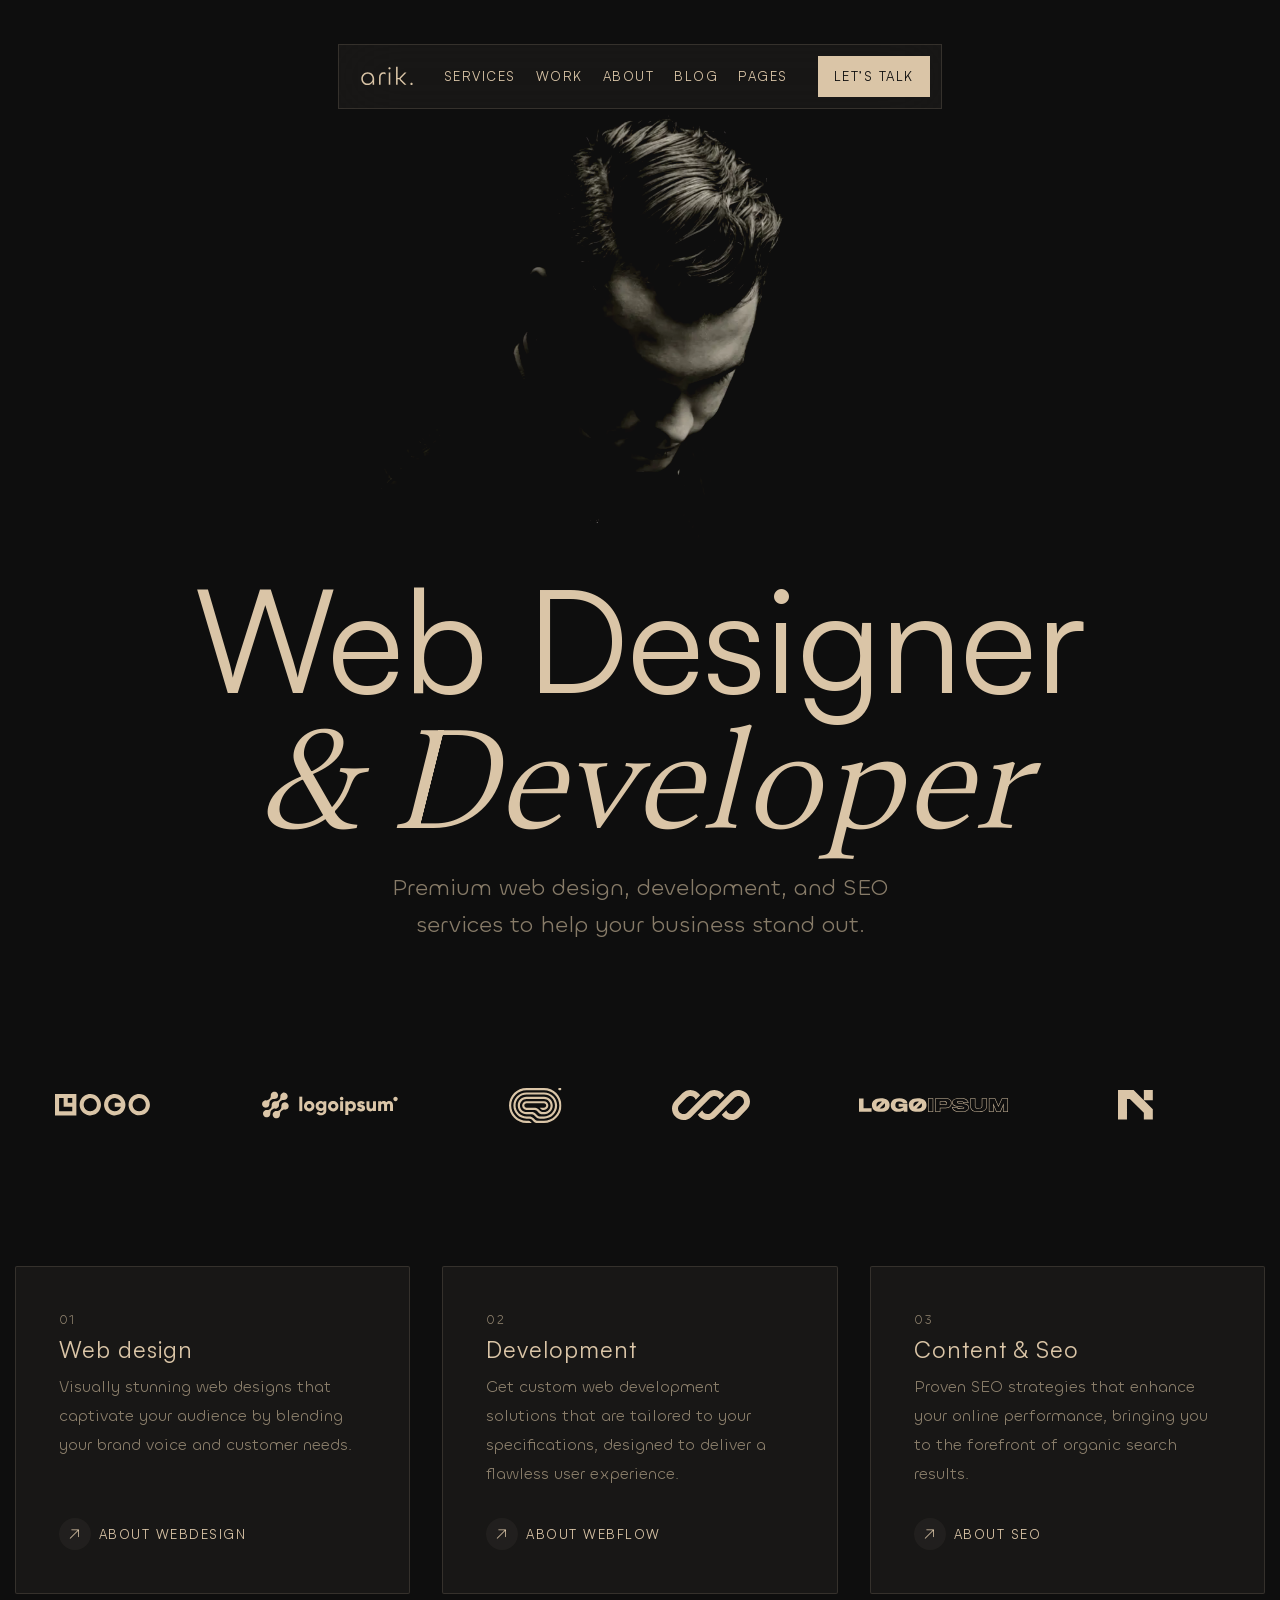
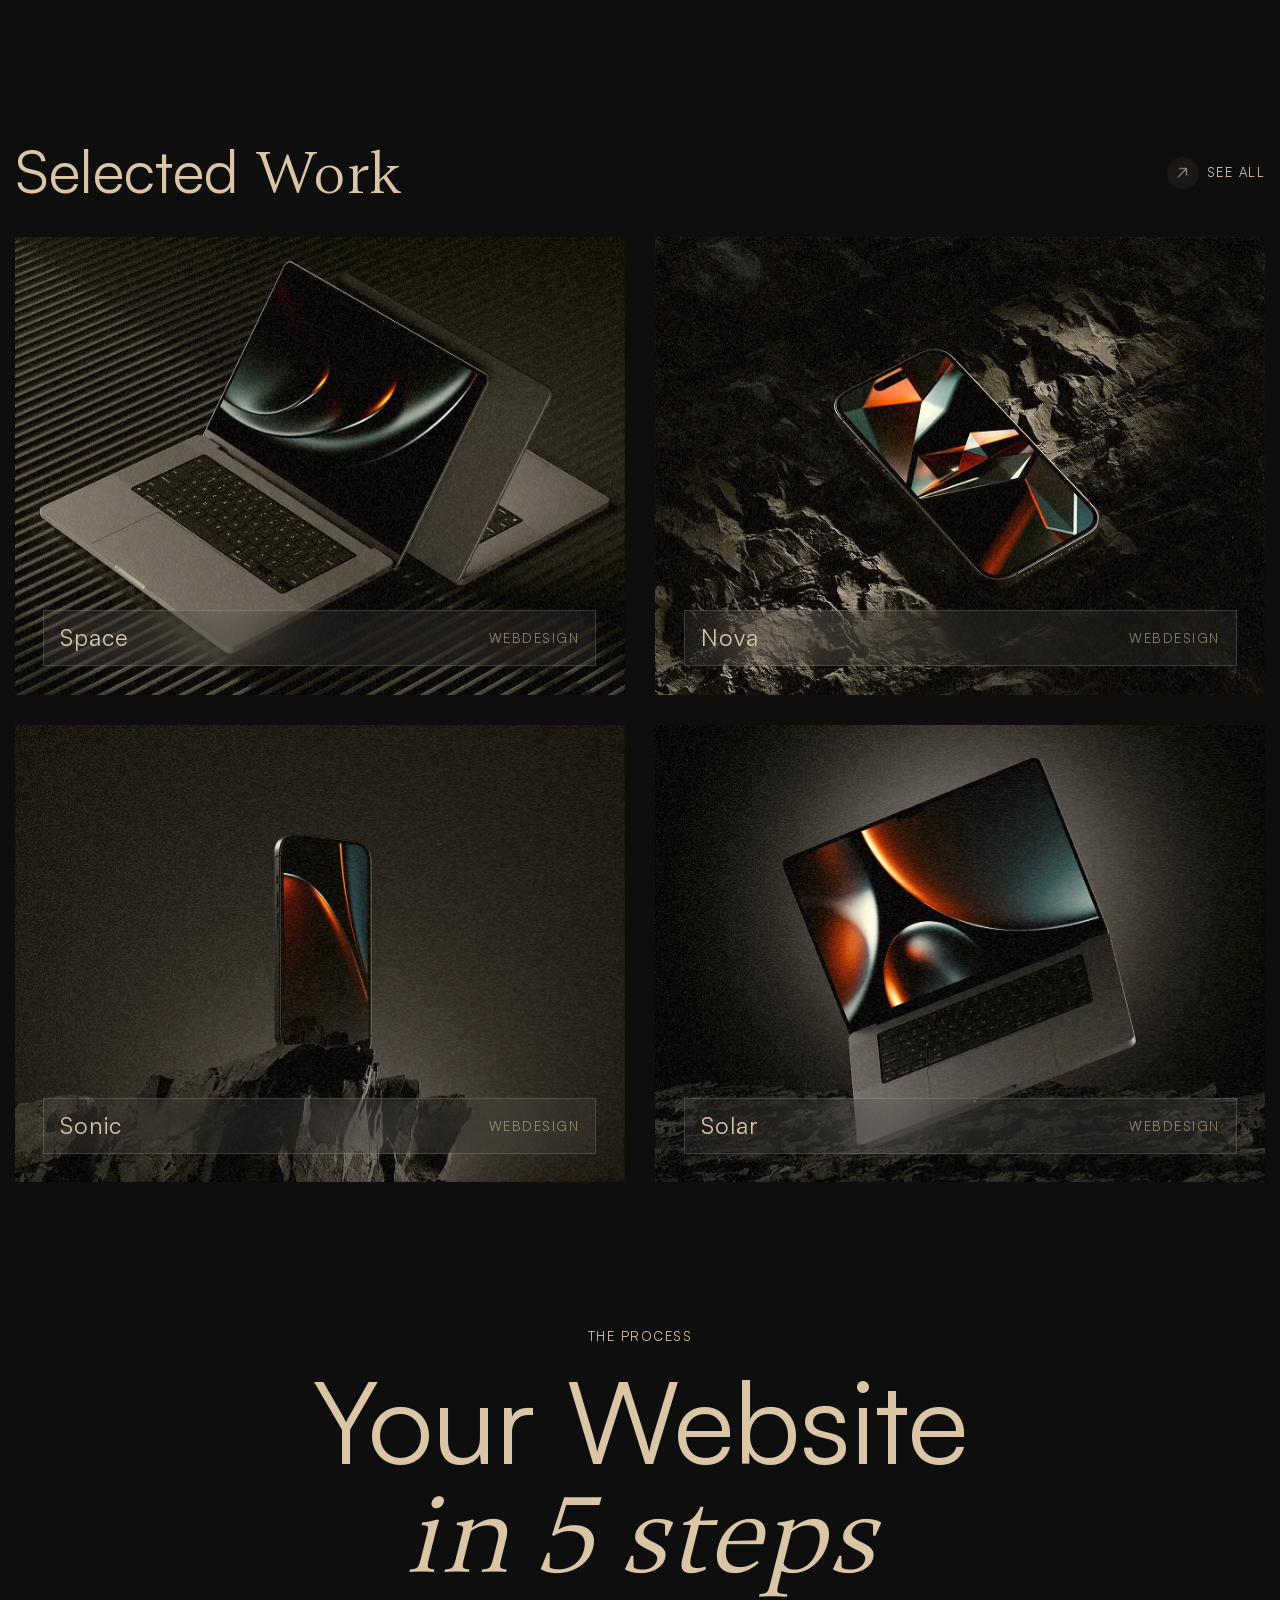
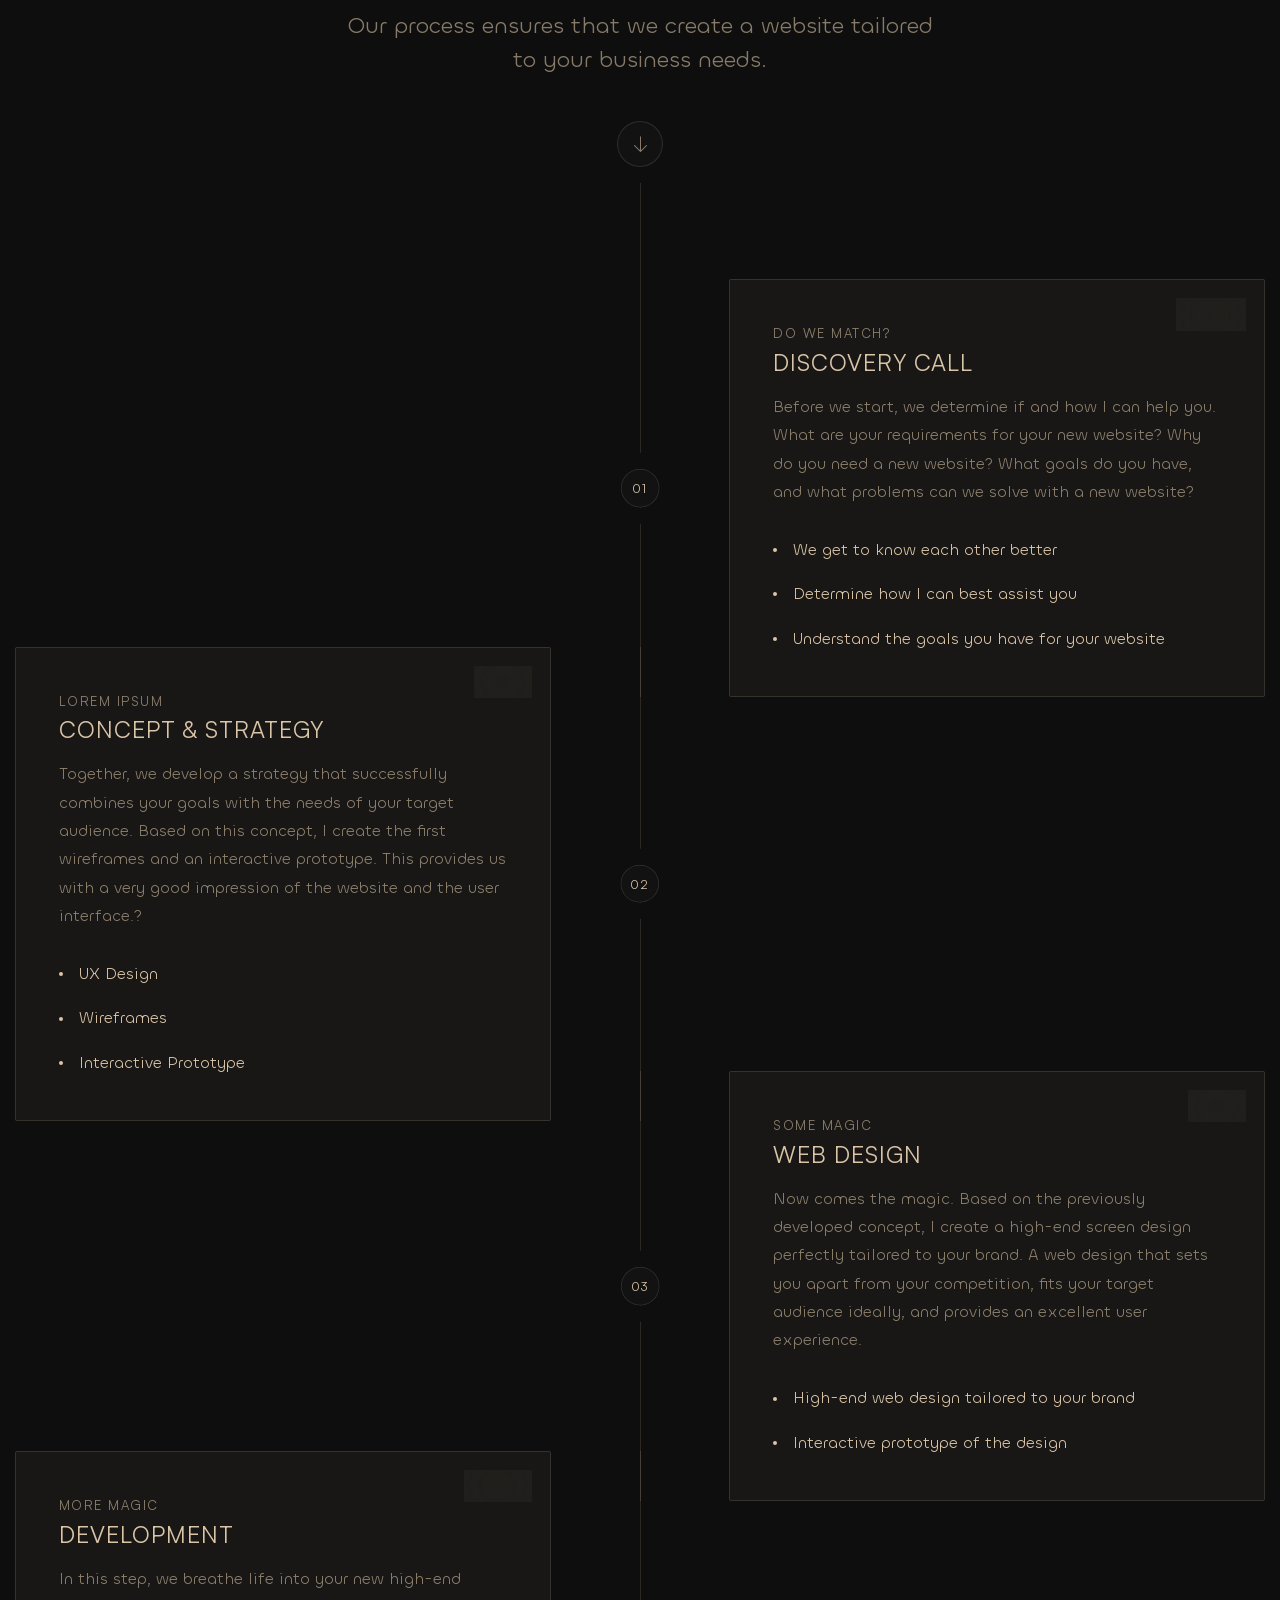
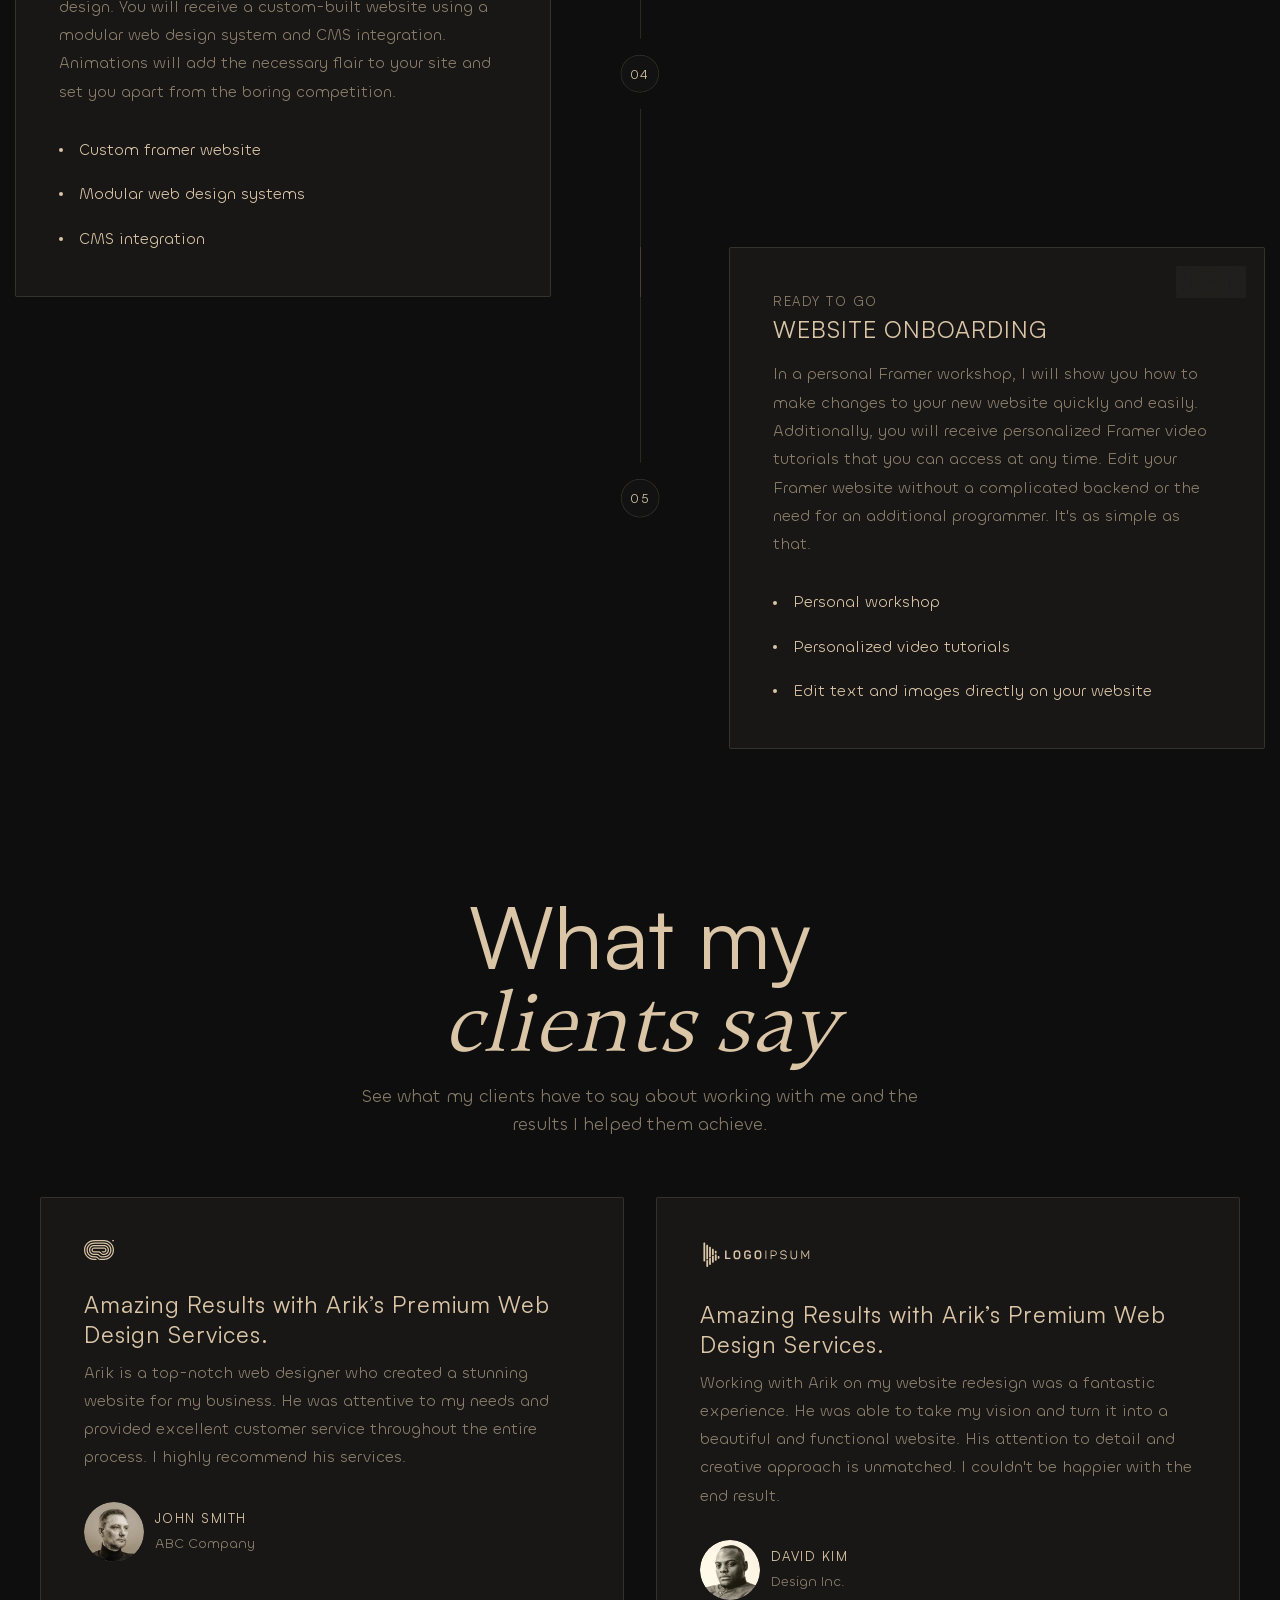
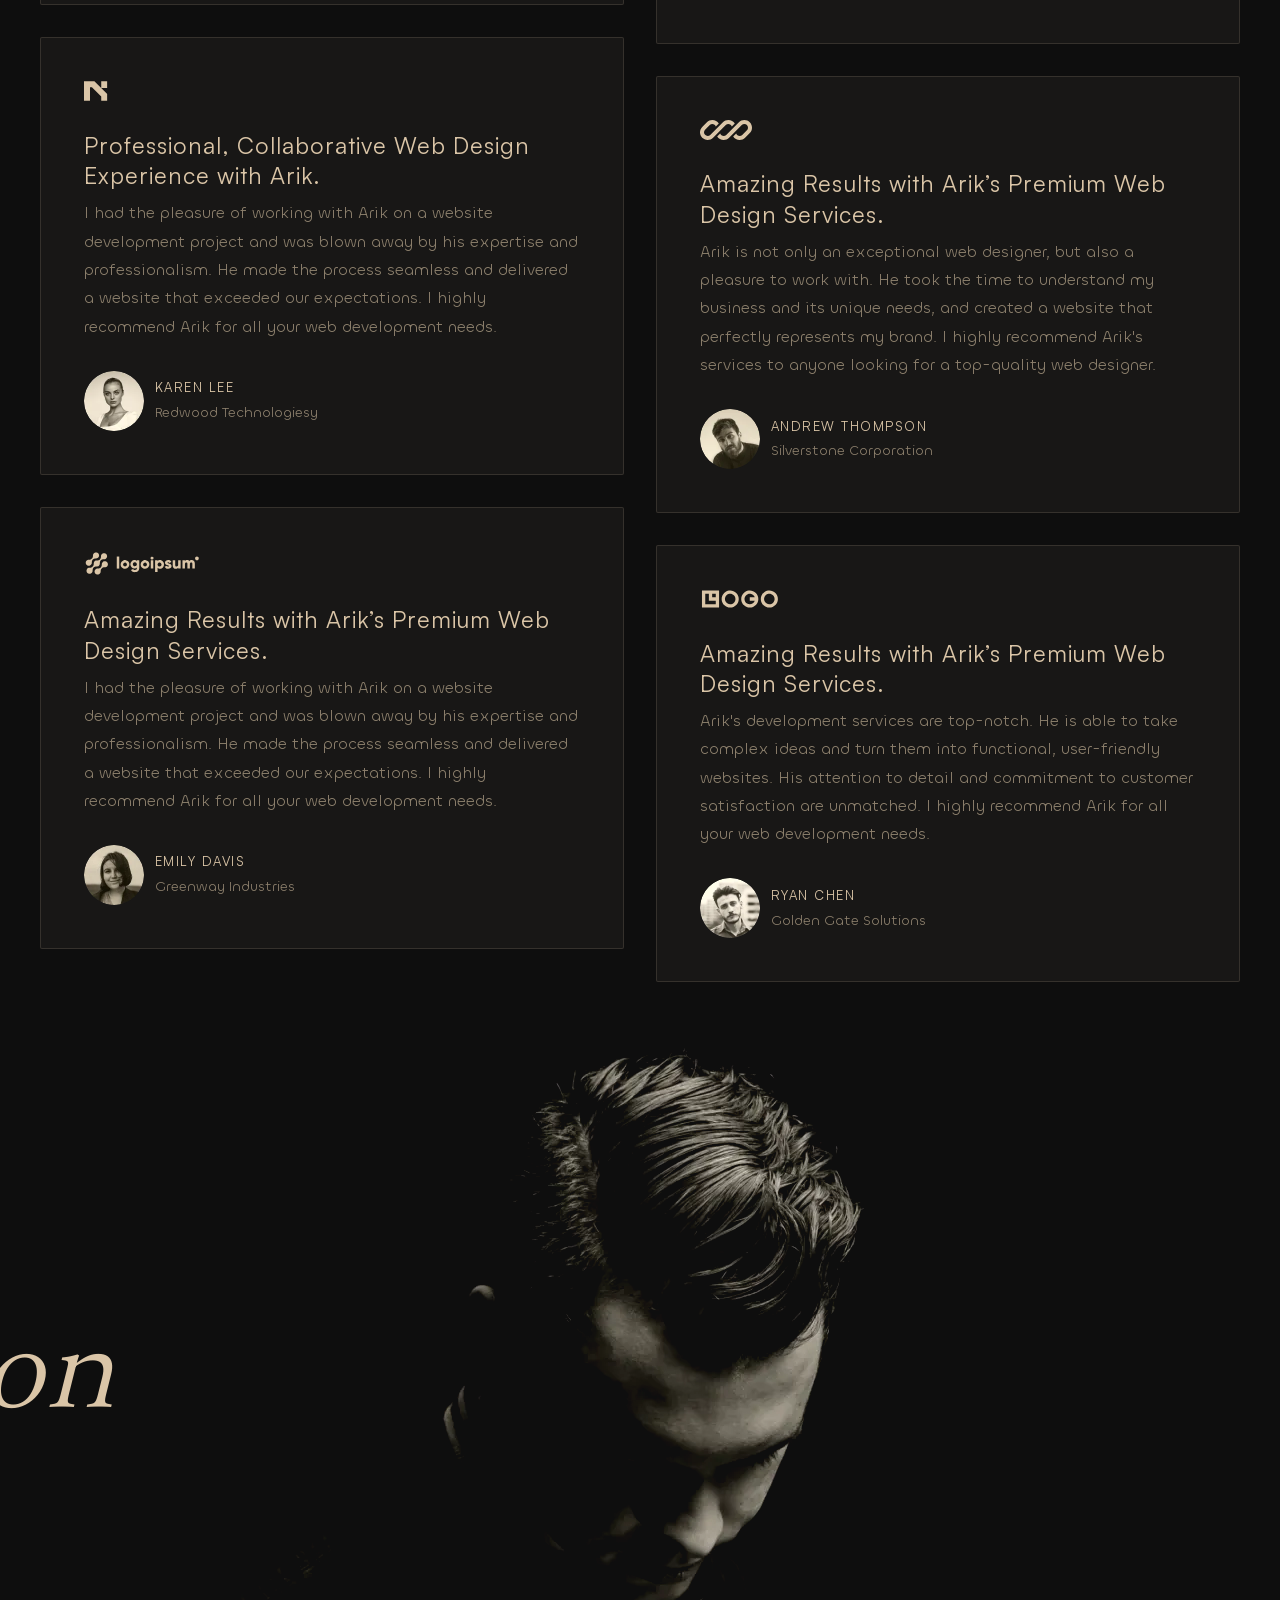
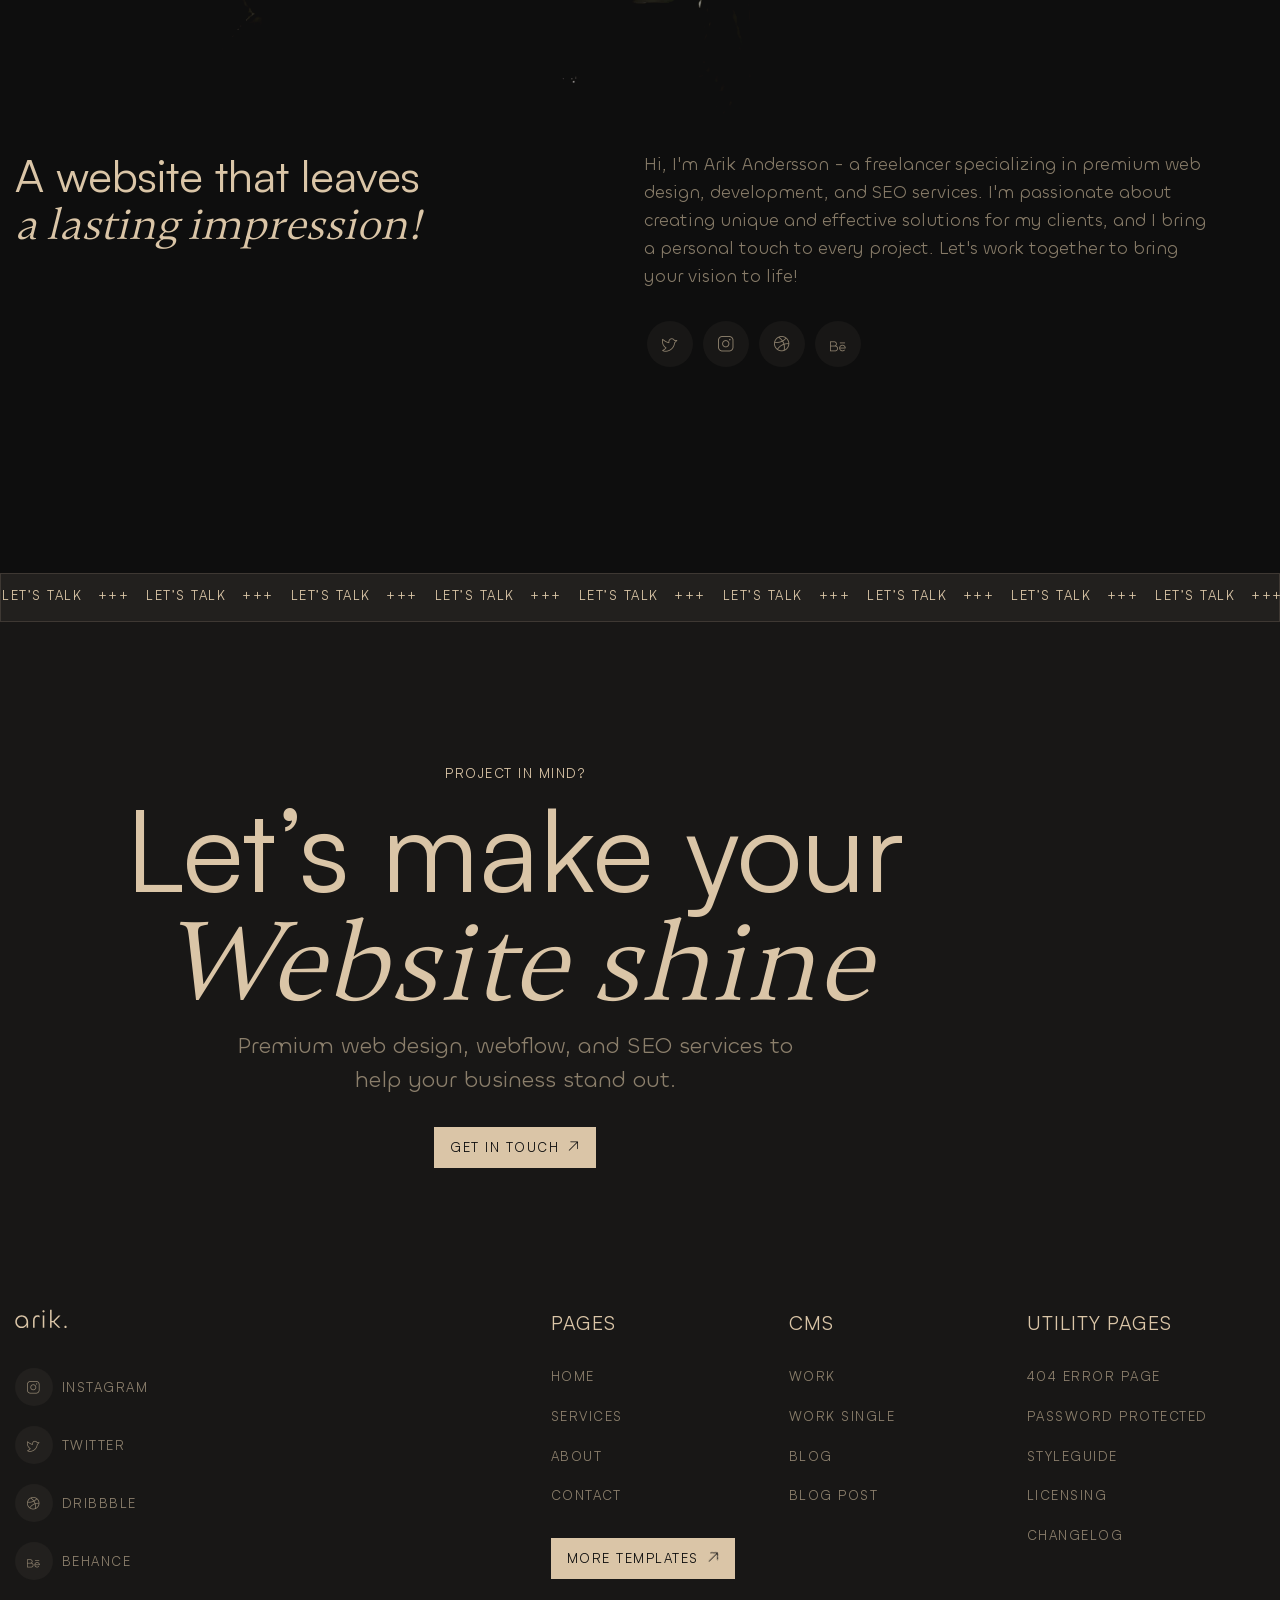
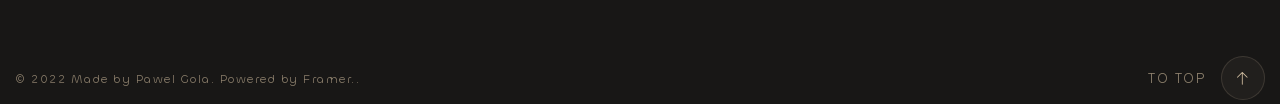
<file: index.html>
<!doctype html>
<html lang="en">
	<head>
		<meta charset="UTF-8">
		<meta name="viewport" content="width=device-width, initial-scale=1.0">
		<link rel="preload" href="./assets/fonts/Satoshi-Variable.woff2" as="font" type="font/woff2" crossorigin="anonymous">
		<link rel="preload" href="./assets/fonts/Gambetta-VariableItalic.woff2" as="font" type="font/woff2" crossorigin="anonymous">
		<link rel="preload" href="./assets/fonts/Gambetta-Variable.woff2" as="font" type="font/woff2" crossorigin="anonymous">
		<link rel="preload" href="./assets/fonts/Chillax-Variable.woff2" as="font" type="font/woff2" crossorigin="anonymous">
		<link rel="shortcut icon" href="./assets/img/favicon.ico">
		<title>Home Page</title>
		<script type="module" crossorigin="" src="./js/index.min.js?v=1775583441562"></script>
		<link rel="modulepreload" crossorigin="" href="./js/common.min.js?v=1775583441562">
		<link rel="modulepreload" crossorigin="" href="./js/main.min.js?v=1775583441562">
		<link rel="modulepreload" crossorigin="" href="./js/blockhead.min.js?v=1775583441562">
		<link rel="stylesheet" crossorigin="" href="./css/main.min.css?v=1775583441562">
		<link rel="stylesheet" crossorigin="" href="./css/blockhead.min.css?v=1775583441562">
		<link rel="stylesheet" crossorigin="" href="./css/index.min.css?v=1775583441562">
		<link rel="stylesheet" crossorigin="" href="./css/borderblock.min.css?v=1775583441562">
		<link rel="stylesheet" crossorigin="" href="./css/works.min.css?v=1775583441562">
	</head>
	<body>
		<div class="wrapper">
			<header data-fls-header-scroll="" data-fls-header="" class="header">
				<div class="header__container">
					<div class="header__body">
						<div class="header__logo">
							<img class="header__logo" src="./assets/img/logo.svg" alt="Logo">
						</div>
						<div class="header__menu menu">
							<nav class="menu__body">
								<ul class="menu__list">
									<li class="menu__item">
										<a href="services.html" class="menu__link">Services</a>
									</li>
									<li class="menu__item">
										<a href="work.html" class="menu__link">Work</a>
									</li>
									<li class="menu__item">
										<a href="about.html" class="menu__link">About</a>
									</li>
									<li class="menu__item">
										<a href="blog.html" class="menu__link">Blog</a>
									</li>
									<li class="menu__item">
										<a href="price.html" class="menu__link">Pages</a>
									</li>
								</ul>
							</nav>
						</div>
						<!--
<fetch url="@components/layout/menu/menu.json">
<each loop='item in response'>
</each>
</fetch>
-->
						<a data-fls-button="" href="contact.html" class="header__button button button--lite">Let’s talk</a>
						<button type="button" data-fls-menu="" class="icon-menu">
							<span></span>
						</button>
					</div>
				</div>
			</header>
			<main class="page">
				<div data-fls-index="" class="index">
					<section class="page__hero hero">
						<div class="hero__container">
							<div class="hero__body">
								<picture>
									<source media="(max-width: 600px)" srcset="./assets/img/home/hero/arik-600.webp" type="image/webp">
									<img class="hero__image" alt="Arik" src="./assets/img/home/hero/arik.webp">
								</picture>
								<div data-fls-blockhead="" data-fls-watcher="" class="hero__blockhead blockhead blockhead--hero">
									<h2 class="blockhead__title">
										Web Designer
										<span>& Developer</span>
									</h2>
									<div class="blockhead__text blockhead__text--small">
										<p>
											Premium web design, development, and SEO services to help your business stand out.
										</p>
									</div>
								</div>
							</div>
						</div>
					</section>
					<section class="page__partners partners">
						<div class="partners__container">
							<ul data-fls-watcher="" data-fls-watcher-once="" class="partners__list">
								<li class="partners__item">
									<img class="partners__logo" src="./assets/img/home/partners/01.svg" alt="logo-partners">
								</li>
								<li class="partners__item">
									<img class="partners__logo" src="./assets/img/home/partners/02.svg" alt="logo-partners">
								</li>
								<li class="partners__item">
									<img class="partners__logo" src="./assets/img/home/partners/03.svg" alt="logo-partners">
								</li>
								<li class="partners__item">
									<img class="partners__logo" src="./assets/img/home/partners/04.svg" alt="logo-partners">
								</li>
								<li class="partners__item">
									<img class="partners__logo" src="./assets/img/home/partners/05.svg" alt="logo-partners">
								</li>
								<li class="partners__item">
									<img class="partners__logo" src="./assets/img/home/partners/06.svg" alt="logo-partners">
								</li>
							</ul>
						</div>
					</section>
					<section class="page__skill skill">
						<div data-fls-watcher="" data-fls-watcher-once="" class="skill__container">
							<article data-fls-borderblock="" class="skill__item item-skill">
								<h4 class="item-skill__title">
									<a href="#">Web design</a>
								</h4>
								<div class="item-skill__text">
									Visually stunning web designs that captivate your audience by blending your brand
          voice and customer needs.
								</div>
								<a data-fls-button="" href="#" class="item-skill__button button button--arrow-btn button--icon-arrow
 button--icon-arrow-lu">About Webdesign</a>
							</article>
							<article data-fls-borderblock="" class="skill__item item-skill">
								<h4 class="item-skill__title">
									<a href="#">Development</a>
								</h4>
								<div class="item-skill__text">
									Get custom web development solutions that are tailored to your specifications,
          designed to deliver a flawless user experience.
								</div>
								<a data-fls-button="" href="#" class="item-skill__button button button--arrow-btn button--icon-arrow button--icon-arrow-lu">About Webflow</a>
							</article>
							<article data-fls-borderblock="" class="skill__item item-skill">
								<h4 class="item-skill__title">
									<a href="#">Content & Seo</a>
								</h4>
								<div class="item-skill__text">
									Proven SEO strategies that enhance your online performance, bringing you to the
          forefront of organic search results.
								</div>
								<a data-fls-button="" href="#" class="item-skill__button button button--arrow-btn button--icon-arrow button--icon-arrow-lu">About SEO</a>
							</article>
						</div>
					</section>
					<section class="page__selected-work selected-work">
						<div class="selected-work__container">
							<div class="selected-work__head">
								<h2 class="selected-work__title">
									Selected
									<span>Work</span>
								</h2>
								<a href="work.html" data-fls-button="" data-fls-dynamic=".selected-work__container, 768, 3" class="selected-work__button button button--arrow-btn button--icon-arrow button--icon-arrow-lu">See
          all</a>
							</div>
							<div data-fls-works="" class="works">
								<a href="space.html" class="works__item item-works">
									<div class="item-works__media item-works__media--icon-arrow">
										<picture>
											<source media="(max-width: 600px)" srcset="./assets/img/home/selectwork/01-600.webp" type="image/webp">
											<img alt="Space" src="./assets/img/home/selectwork/01.webp">
										</picture>
										<div class="item-works__body">
											<div class="item-works__name">Space</div>
											<div class="item-works__category">Webdesign</div>
										</div>
									</div>
								</a>
								<a href="space.html" class="works__item item-works">
									<div class="item-works__media item-works__media--icon-arrow">
										<picture>
											<source media="(max-width: 600px)" srcset="./assets/img/home/selectwork/02-600.webp" type="image/webp">
											<img alt="Nova" src="./assets/img/home/selectwork/02.webp">
										</picture>
										<div class="item-works__body">
											<div class="item-works__name">Nova</div>
											<div class="item-works__category">Webdesign</div>
										</div>
									</div>
								</a>
								<a href="space.html" class="works__item item-works">
									<div class="item-works__media item-works__media--icon-arrow">
										<picture>
											<source media="(max-width: 600px)" srcset="./assets/img/home/selectwork/03-600.webp" type="image/webp">
											<img alt="Sonic" src="./assets/img/home/selectwork/03.webp">
										</picture>
										<div class="item-works__body">
											<div class="item-works__name">Sonic</div>
											<div class="item-works__category">Webdesign</div>
										</div>
									</div>
								</a>
								<a href="space.html" class="works__item item-works">
									<div class="item-works__media item-works__media--icon-arrow">
										<picture>
											<source media="(max-width: 600px)" srcset="./assets/img/home/selectwork/04-600.webp" type="image/webp">
											<img alt="Solar" src="./assets/img/home/selectwork/04.webp">
										</picture>
										<div class="item-works__body">
											<div class="item-works__name">Solar</div>
											<div class="item-works__category">Webdesign</div>
										</div>
									</div>
								</a>
							</div>
						</div>
					</section>
					<section class="page__steps steps">
						<div class="steps__container">
							<div data-fls-watcher="" data-fls-watcher-once="" data-fls-blockhead="" class="steps__blockhead blockhead">
								<span class="blockhead__label">THe PRocess</span>
								<h2 class="blockhead__title">
									Your Website
									<span>in 5 steps</span>
								</h2>
								<div class="blockhead__text">
									<p>Our process ensures that we create a website tailored to your business needs.</p>
								</div>
							</div>
							<div class="steps__body">
								<div class="steps__arrow steps__arrow--icon-arrow"></div>
								<div class="steps__items">
									<div class="steps__item item-step">
										<div data-fls-watcher="" data-fls-watcher-once="" data-fls-borderblock="" class="item-step__body">
											<div class="item-step__duration">2 Hours</div>
											<div class="item-step__label">Do we Match?</div>
											<h4 class="item-step__title">Discovery Call</h4>
											<div class="item-step__text">
												<p>
													Before we start, we determine if and how I can help you. What are your requirements for your new
                  website? Why do you need a new website? What goals do you have, and what problems can we solve with a
                  new website?
												</p>
											</div>
											<ul class="item-step__list">
												<li class="item-step__point">We get to know each other better</li>
												<li class="item-step__point">Determine how I can best assist you</li>
												<li class="item-step__point">Understand the goals you have for your website</li>
											</ul>
										</div>
									</div>
									<div class="steps__item item-step">
										<div data-fls-watcher="" data-fls-watcher-once="" data-fls-borderblock="" class="item-step__body">
											<div class="item-step__duration">1 Week</div>
											<div class="item-step__label">lorem ipsum</div>
											<h4 class="item-step__title">Concept & STrategy</h4>
											<div class="item-step__text">
												<p>
													Together, we develop a strategy that successfully combines your goals with the needs of your target
                  audience. Based on this concept, I create the first wireframes and an interactive prototype. This
                  provides us with a very good impression of the website and the user interface.?
												</p>
											</div>
											<ul class="item-step__list">
												<li class="item-step__point">UX Design</li>
												<li class="item-step__point">Wireframes</li>
												<li class="item-step__point">Interactive Prototype</li>
											</ul>
										</div>
									</div>
									<div class="steps__item item-step">
										<div data-fls-watcher="" data-fls-watcher-once="" data-fls-borderblock="" class="item-step__body">
											<div class="item-step__duration">1 Week</div>
											<div class="item-step__label">SOme MAgic</div>
											<h4 class="item-step__title">web Design</h4>
											<div class="item-step__text">
												<p>
													Now comes the magic. Based on the previously developed concept, I create a high-end screen design
                  perfectly tailored to your brand. A web design that sets you apart from your competition, fits your
                  target audience ideally, and provides an excellent user experience.
												</p>
											</div>
											<ul class="item-step__list">
												<li class="item-step__point">High-end web design tailored to your brand</li>
												<li class="item-step__point">Interactive prototype of the design</li>
											</ul>
										</div>
									</div>
									<div class="steps__item item-step">
										<div data-fls-watcher="" data-fls-watcher-once="" data-fls-borderblock="" class="item-step__body">
											<div class="item-step__duration">2 Weeks</div>
											<div class="item-step__label">More Magic</div>
											<h4 class="item-step__title">Development</h4>
											<div class="item-step__text">
												<p>
													In this step, we breathe life into your new high-end design. You will receive a custom-built website
                  using a modular web design system and CMS integration. Animations will add the necessary flair to your
                  site and set you apart from the boring competition.
												</p>
											</div>
											<ul class="item-step__list">
												<li class="item-step__point">Custom framer website</li>
												<li class="item-step__point">Modular web design systems</li>
												<li class="item-step__point">CMS integration</li>
											</ul>
										</div>
									</div>
									<div class="steps__item item-step">
										<div data-fls-watcher="" data-fls-watcher-once="" data-fls-borderblock="" class="item-step__body">
											<div class="item-step__duration">2 hours</div>
											<div class="item-step__label">ready to go</div>
											<h4 class="item-step__title">WEbsite onboarding</h4>
											<div class="item-step__text">
												<p>
													In a personal Framer workshop, I will show you how to make changes to your new website quickly and
                  easily. Additionally, you will receive personalized Framer video tutorials that you can access at any
                  time. Edit your Framer website without a complicated backend or the need for an additional programmer.
                  It's as simple as that.
												</p>
											</div>
											<ul class="item-step__list">
												<li class="item-step__point">Personal workshop</li>
												<li class="item-step__point">Personalized video tutorials</li>
												<li class="item-step__point">Edit text and images directly on your website</li>
											</ul>
										</div>
									</div>
								</div>
							</div>
						</div>
					</section>
					<section class="page__clients clients">
						<div class="clients__container">
							<div data-fls-watcher="" data-fls-watcher-once="" data-fls-blockhead="" class="clients__blockhead blockhead blockhead--medium">
								<h2 class="blockhead__title">
									What my
									<span>clients say</span>
								</h2>
								<div class="blockhead__text">
									<p>
										See what my clients have to say about working with me and the results I helped them achieve.
									</p>
								</div>
							</div>
							<div class="clients__body">
								<div class="grid-sizer"></div>
								<div data-fls-borderblock="" class="clients__item item-client">
									<div class="item-client__logo">
										<img src="./assets/img/home/clients/log1.svg" alt="client">
									</div>
									<div class="item-client__content">
										<h3 class="item-client__title">Amazing Results with Arik’s Premium Web Design Services.</h3>
										<div class="item-client__text">
											<p>
												Arik is a top-notch web designer who created a stunning website for my business. He was attentive to my
                needs and provided excellent customer service throughout the entire process. I highly recommend his
                services.
											</p>
										</div>
									</div>
									<div class="item-client__avatar avatar-client">
										<div class="avatar-client__img">
											<picture>
												<img alt="avatar" src="./assets/img/home/clients/01.webp">
											</picture>
										</div>
										<div class="avatar-client__info">
											<div class="avatar-client__name">John Smith</div>
											<div class="avatar-client__position">ABC Company</div>
										</div>
									</div>
								</div>
								<div data-fls-borderblock="" class="clients__item item-client">
									<div class="item-client__logo">
										<img src="./assets/img/home/clients/log2.svg" alt="client">
									</div>
									<div class="item-client__content">
										<h3 class="item-client__title">Professional, Collaborative Web Design Experience with Arik.</h3>
										<div class="item-client__text">
											<p>
												I had the pleasure of working with Arik on a website development project and was blown away by his
                expertise and professionalism. He made the process seamless and delivered a website that exceeded our
                expectations. I highly recommend Arik for all your web development needs.
											</p>
										</div>
									</div>
									<div class="item-client__avatar avatar-client">
										<div class="avatar-client__img">
											<picture>
												<img alt="avatar" src="./assets/img/home/clients/02.webp">
											</picture>
										</div>
										<div class="avatar-client__info">
											<div class="avatar-client__name">Karen Lee</div>
											<div class="avatar-client__position">Redwood Technologiesy</div>
										</div>
									</div>
								</div>
								<div data-fls-borderblock="" class="clients__item item-client">
									<div class="item-client__logo">
										<img src="./assets/img/home/clients/log3.svg" alt="client">
									</div>
									<div class="item-client__content">
										<h3 class="item-client__title">Amazing Results with Arik’s Premium Web Design Services.</h3>
										<div class="item-client__text">
											<p>
												I had the pleasure of working with Arik on a website development project and was blown away by his
                expertise and professionalism. He made the process seamless and delivered a website that exceeded our
                expectations. I highly recommend Arik for all your web development needs.
											</p>
										</div>
									</div>
									<div class="item-client__avatar avatar-client">
										<div class="avatar-client__img">
											<picture>
												<img alt="avatar" src="./assets/img/home/clients/03.webp">
											</picture>
										</div>
										<div class="avatar-client__info">
											<div class="avatar-client__name">Emily Davis</div>
											<div class="avatar-client__position">Greenway Industries</div>
										</div>
									</div>
								</div>
								<div data-fls-borderblock="" class="clients__item item-client">
									<div class="item-client__logo">
										<img src="./assets/img/home/clients/log4.svg" alt="client">
									</div>
									<div class="item-client__content">
										<h3 class="item-client__title">Amazing Results with Arik’s Premium Web Design Services.</h3>
										<div class="item-client__text">
											<p>
												Working with Arik on my website redesign was a fantastic experience. He was able to take my vision and
                turn it into a beautiful and functional website. His attention to detail and creative approach is
                unmatched. I couldn't be happier with the end result.
											</p>
										</div>
									</div>
									<div class="item-client__avatar avatar-client">
										<div class="avatar-client__img">
											<picture>
												<img alt="avatar" src="./assets/img/home/clients/04.webp">
											</picture>
										</div>
										<div class="avatar-client__info">
											<div class="avatar-client__name">David Kim</div>
											<div class="avatar-client__position">Design Inc.</div>
										</div>
									</div>
								</div>
								<div data-fls-borderblock="" class="clients__item item-client">
									<div class="item-client__logo">
										<img src="./assets/img/home/clients/log5.svg" alt="client">
									</div>
									<div class="item-client__content">
										<h3 class="item-client__title">Amazing Results with Arik’s Premium Web Design Services.</h3>
										<div class="item-client__text">
											<p>
												Arik is not only an exceptional web designer, but also a pleasure to work with. He took the time to
                understand my business and its unique needs, and created a website that perfectly represents my brand. I
                highly recommend Arik's services to anyone looking for a top-quality web designer.
											</p>
										</div>
									</div>
									<div class="item-client__avatar avatar-client">
										<div class="avatar-client__img">
											<picture>
												<img alt="avatar" src="./assets/img/home/clients/05.webp">
											</picture>
										</div>
										<div class="avatar-client__info">
											<div class="avatar-client__name">Andrew Thompson</div>
											<div class="avatar-client__position">Silverstone Corporation</div>
										</div>
									</div>
								</div>
								<div data-fls-borderblock="" class="clients__item item-client">
									<div class="item-client__logo">
										<img src="./assets/img/home/clients/log6.svg" alt="client">
									</div>
									<div class="item-client__content">
										<h3 class="item-client__title">Amazing Results with Arik’s Premium Web Design Services.</h3>
										<div class="item-client__text">
											<p>
												Arik's development services are top-notch. He is able to take complex ideas and turn them into
                functional, user-friendly websites. His attention to detail and commitment to customer satisfaction are
                unmatched. I highly recommend Arik for all your web development needs.
											</p>
										</div>
									</div>
									<div class="item-client__avatar avatar-client">
										<div class="avatar-client__img">
											<picture>
												<img alt="avatar" src="./assets/img/home/clients/06.webp">
											</picture>
										</div>
										<div class="avatar-client__info">
											<div class="avatar-client__name">Ryan Chen</div>
											<div class="avatar-client__position">Golden Gate Solutions</div>
										</div>
									</div>
								</div>
							</div>
						</div>
					</section>
					<section class="page__about-module about-module">
						<div class="about-module__header">
							<div class="about-module__media">
								<picture>
									<source media="(max-width: 600px)" srcset="./assets/img/home/hero/arik-600.webp" type="image/webp">
									<img alt="Arik" src="./assets/img/home/hero/arik.webp">
								</picture>
							</div>
							<div class="about-module__name name-about" data-fls-marquee="" data-fls-marquee-space="100" data-fls-marquee-direction="right" data-fls-marquee-speed="200">
								<div class="name-about__item">
									Arik
									<span>Andersson</span>
								</div>
								<div class="name-about__item">
									Arik
									<span>Andersson</span>
								</div>
							</div>
						</div>
						<div class="about-module__container">
							<div class="about-module__body">
								<div class="about-module__content">
									<h3 class="about-module__title">
										A website that leaves
										<span>a lasting impression!</span>
									</h3>
									<div class="about-module__text">
										<p>
											Hi, I'm Arik Andersson - a freelancer specializing in premium web design, development, and SEO
              services. I'm passionate about creating unique and effective solutions for my clients, and I bring a
              personal touch to every project. Let's work together to bring your vision to life!
										</p>
									</div>
								</div>
								<div data-fls-social="" class="about-module__social social">
									<a href="#" target="_blank" class="social__item --icon-tw"></a>
									<a href="#" target="_blank" class="social__item --icon-inst"></a>
									<a href="#" target="_blank" class="social__item --icon-dribble"></a>
									<a href="#" target="_blank" class="social__item --icon-behance"></a>
								</div>
							</div>
						</div>
					</section>
					<aside data-fls-letstalk="" class="letstalk">
						<div class="letstalk__marquee marquee-letstalk" data-fls-marquee="" data-fls-marquee-space="17" data-fls-marquee-direction="right" data-fls-marquee-speed="200">
							<div class="marquee-letstalk__item">Let’s talk</div>
						</div>
						<div class="letstalk__container">
							<div data-fls-watcher="" data-fls-watcher-once="" data-fls-blockhead="" class="letstalk__blockhead blockhead blockhead--cta">
								<span class="blockhead__label">Project in mind?</span>
								<h2 class="blockhead__title">
									Let’s make your
									<span>Website shine</span>
								</h2>
								<div class="blockhead__text">
									<p>Premium web design, webflow, and SEO services to help your business stand out.</p>
								</div>
								<a href="price.html" data-fls-button="" class="blockhead__button button button--lite button--icon-arrow button--icon-arrow-lu">Get
				in touch</a>
							</div>
						</div>
					</aside>
				</div>
			</main>
			<footer data-fls-footer="" class="footer">
				<div class="footer__container">
					<div class="footer__top">
						<div class="footer__aside aside-footer">
							<div class="aside-footer__logo">
								<img src="./assets/img/logo.svg" alt="Logo">
							</div>
							<div data-fls-social="" class="aside-footer__social social social--vertical">
								<a href="#" target="_blank" class="social__item --icon-inst">Instagram</a>
								<a href="#" target="_blank" class="social__item --icon-tw">Twitter</a>
								<a href="#" target="_blank" class="social__item --icon-dribble">Dribbble</a>
								<a href="#" target="_blank" class="social__item --icon-behance">Behance</a>
							</div>
						</div>
						<div class="footer__columns">
							<div data-fls-spollers="767.98" class="footer__column column-footer">
								<details>
									<summary>
										<h3 class="column-footer__title">Pages</h3>
									</summary>
									<div class="column-footer__list">
										<div class="column-footer__item">
											<a href="index.html" class="column-footer__link">Home</a>
										</div>
										<div class="column-footer__item">
											<a href="services.html" class="column-footer__link">Services</a>
										</div>
										<div class="column-footer__item">
											<a href="about.html" class="column-footer__link">About</a>
										</div>
										<div class="column-footer__item">
											<a href="contact.html" class="column-footer__link">Contact</a>
										</div>
									</div>
								</details>
								<div data-fls-dynamic=".footer__top, 767.98, 2" class="column-footer__link">
									<a href="#" class="button button--lite button--icon-arrow button--icon-arrow-lu">More
							Templates</a>
								</div>
							</div>
							<div data-fls-spollers="767.98" class="footer__column column-footer">
								<details>
									<summary>
										<h3 class="column-footer__title">CMS</h3>
									</summary>
									<div class="column-footer__list">
										<div class="column-footer__item">
											<a href="work.html" class="column-footer__link">Work</a>
										</div>
										<div class="column-footer__item">
											<a href="space.html" class="column-footer__link">Work Single</a>
										</div>
										<div class="column-footer__item">
											<a href="blog.html" class="column-footer__link">Blog</a>
										</div>
										<div class="column-footer__item">
											<a href="blogsingle.html" class="column-footer__link">Blog Post</a>
										</div>
									</div>
								</details>
							</div>
							<div data-fls-spollers="767.98" class="footer__column column-footer">
								<details>
									<summary>
										<h3 class="column-footer__title">Utility Pages</h3>
									</summary>
									<div class="column-footer__list">
										<div class="column-footer__item">
											<a href="#" class="column-footer__link">404 Error Page</a>
										</div>
										<div class="column-footer__item">
											<a href="#" class="column-footer__link">Password Protected</a>
										</div>
										<div class="column-footer__item">
											<a href="#" class="column-footer__link">Styleguide</a>
										</div>
										<div class="column-footer__item">
											<a href="#" class="column-footer__link">Licensing</a>
										</div>
										<div class="column-footer__item">
											<a href="#" class="column-footer__link">Changelog</a>
										</div>
									</div>
								</details>
							</div>
						</div>
					</div>
					<div class="footer__bottom">
						<div class="footer__copyright">© 2022 Made by Pawel Gola. Powered by Framer..</div>
						<button data-fls-scrollto="main" class="footer__up footer__up--icon-arrow">To Top</button>
					</div>
				</div>
			</footer>
		</div>
	</body>
</html>
</file>
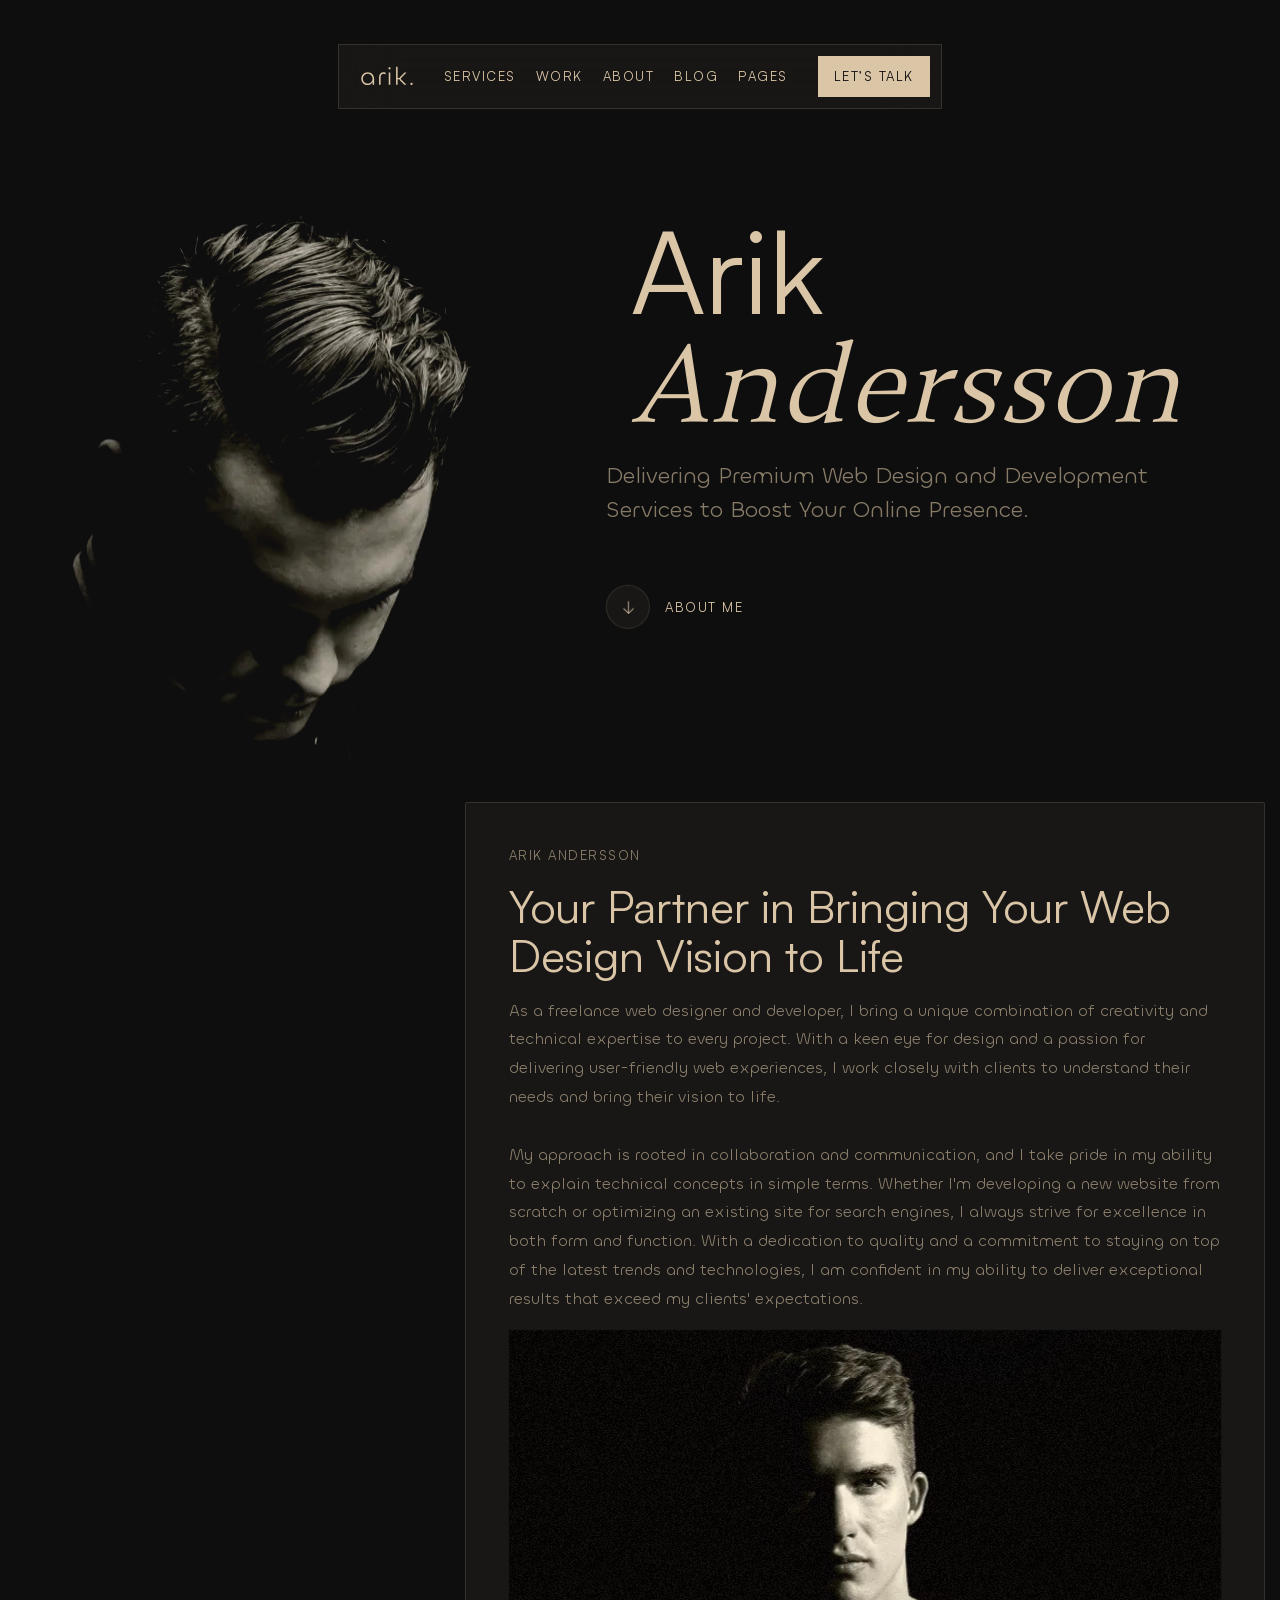
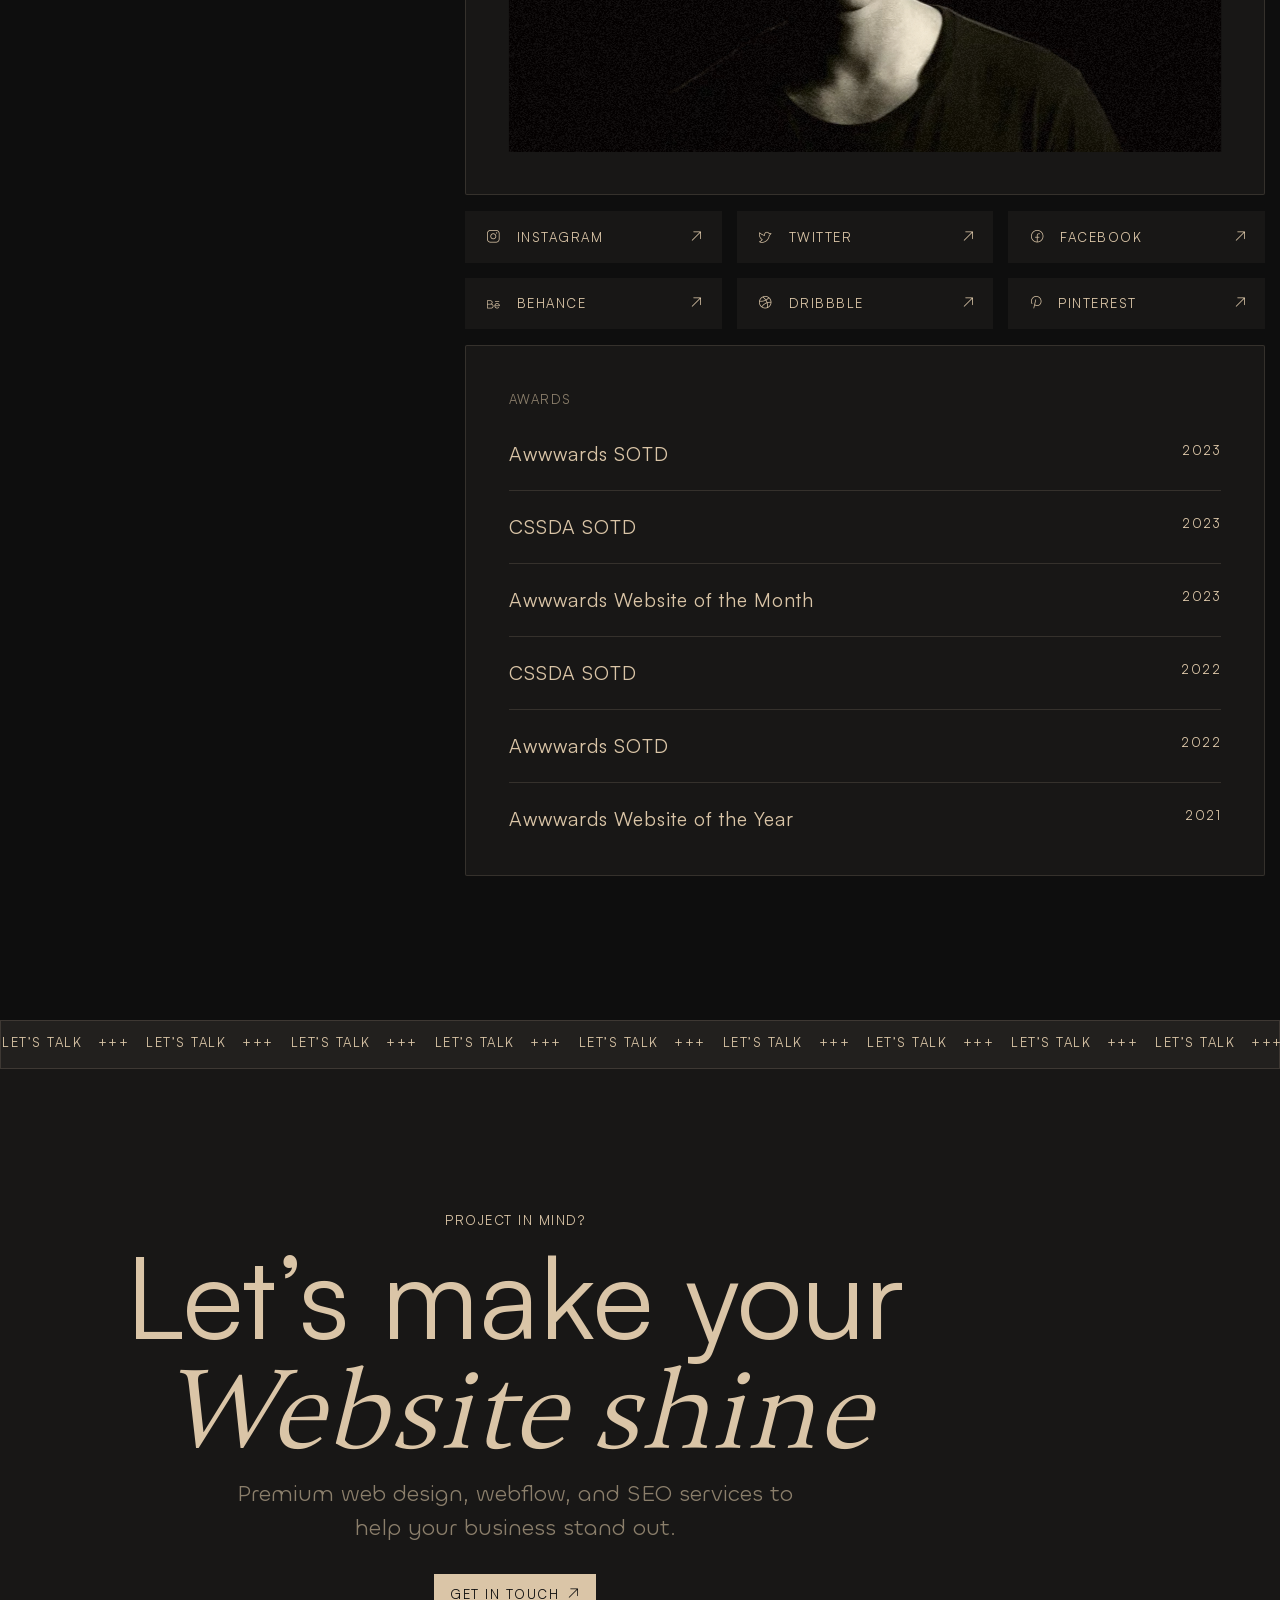
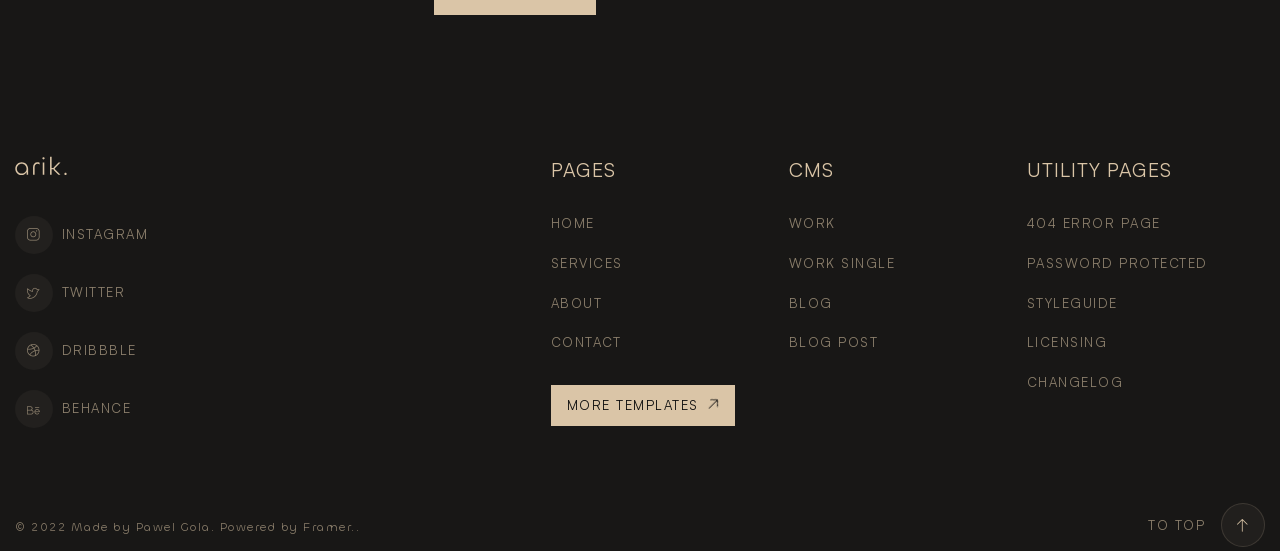
<file: about.html>
<!doctype html>
<html lang="en">
	<head>
		<meta charset="UTF-8">
		<meta name="viewport" content="width=device-width, initial-scale=1.0">
		<link rel="preload" href="./assets/fonts/Satoshi-Variable.woff2" as="font" type="font/woff2" crossorigin="anonymous">
		<link rel="preload" href="./assets/fonts/Gambetta-VariableItalic.woff2" as="font" type="font/woff2" crossorigin="anonymous">
		<link rel="preload" href="./assets/fonts/Gambetta-Variable.woff2" as="font" type="font/woff2" crossorigin="anonymous">
		<link rel="preload" href="./assets/fonts/Chillax-Variable.woff2" as="font" type="font/woff2" crossorigin="anonymous">
		<link rel="shortcut icon" href="./assets/img/favicon.ico">
		<title>about</title>
		<script type="module" crossorigin="" src="./js/about.min.js?v=1775583441559"></script>
		<link rel="modulepreload" crossorigin="" href="./js/common.min.js?v=1775583441559">
		<link rel="modulepreload" crossorigin="" href="./js/main.min.js?v=1775583441559">
		<link rel="modulepreload" crossorigin="" href="./js/blockhead.min.js?v=1775583441559">
		<link rel="stylesheet" crossorigin="" href="./css/main.min.css?v=1775583441559">
		<link rel="stylesheet" crossorigin="" href="./css/blockhead.min.css?v=1775583441559">
		<link rel="stylesheet" crossorigin="" href="./css/about.min.css?v=1775583441559">
		<link rel="stylesheet" crossorigin="" href="./css/borderblock.min.css?v=1775583441559">
	</head>
	<body>
		<div class="wrapper">
			<header data-fls-header-scroll="" data-fls-header="" class="header">
				<div class="header__container">
					<div class="header__body">
						<div class="header__logo">
							<a class="header__link-logo" href="index.html">
								<img src="./assets/img/logo.svg" alt="Logo">
							</a>
						</div>
						<div class="header__menu menu">
							<nav class="menu__body">
								<ul class="menu__list">
									<li class="menu__item">
										<a href="services.html" class="menu__link">Services</a>
									</li>
									<li class="menu__item">
										<a href="work.html" class="menu__link">Work</a>
									</li>
									<li class="menu__item">
										<a href="about.html" class="menu__link">About</a>
									</li>
									<li class="menu__item">
										<a href="blog.html" class="menu__link">Blog</a>
									</li>
									<li class="menu__item">
										<a href="price.html" class="menu__link">Pages</a>
									</li>
								</ul>
							</nav>
						</div>
						<!--
<fetch url="@components/layout/menu/menu.json">
<each loop='item in response'>
</each>
</fetch>
-->
						<a data-fls-button="" href="contact.html" class="header__button button button--lite">Let’s talk</a>
						<button type="button" data-fls-menu="" class="icon-menu">
							<span></span>
						</button>
					</div>
				</div>
			</header>
			<main class="page">
				<div data-fls-about="" class="about">
					<section class="page__about-hero about-hero">
						<div class="about-hero__container">
							<div class="about-hero__body">
								<div class="about-hero__media">
									<picture>
										<img alt="Arik" src="./assets/img/about/arik.webp">
									</picture>
								</div>
								<div class="about-hero__content">
									<div data-fls-blockhead="" class="about-hero__blockhead blockhead">
										<h1 class="blockhead__title">
											Arik
											<span>Andersson</span>
										</h1>
										<div class="blockhead__text">
											<p>
												Delivering Premium Web Design and Development Services to Boost Your Online Presence.
											</p>
										</div>
									</div>
									<div class="about-hero__arrow">About Me</div>
								</div>
							</div>
						</div>
					</section>
					<div class="page__about-me about-me">
						<div class="about-me__container">
							<div class="about-me__body">
								<article data-fls-borderblock="" class="about-me__card card-about">
									<div class="card-about__content">
										<div class="card-about__label">Arik Andersson</div>
										<h2 class="card-about__title">Your Partner in Bringing Your Web Design Vision to Life</h2>
										<div class="card-about__text">
											<p>
												As a freelance web designer and developer, I bring a unique combination of creativity and technical
                expertise to every project. With a keen eye for design and a passion for delivering user-friendly web
                experiences, I work closely with clients to understand their needs and bring their vision to life.
											</p>
											<p>
												My approach is rooted in collaboration and communication, and I take pride in my ability to explain
                technical concepts in simple terms. Whether I'm developing a new website from scratch or optimizing an
                existing site for search engines, I always strive for excellence in both form and function. With a
                dedication to quality and a commitment to staying on top of the latest trends and technologies, I am
                confident in my ability to deliver exceptional results that exceed my clients' expectations.
											</p>
										</div>
									</div>
									<div class="card-about__media">
										<picture>
											<source media="(max-width: 600px)" srcset="./assets/img/about/arik_2-600.webp" type="image/webp">
											<img alt="Arik" src="./assets/img/about/arik_2.webp">
										</picture>
									</div>
								</article>
								<div class="about-me__social social-about">
									<a href="#" data-fls-button="" class="social-about__item button --icon-inst">Instagram</a>
									<a href="#" data-fls-button="" class="social-about__item button --icon-tw">Twitter</a>
									<a href="#" data-fls-button="" class="social-about__item button --icon-fb">Facebook</a>
									<a href="#" data-fls-button="" class="social-about__item button --icon-behance">Behance</a>
									<a href="#" data-fls-button="" class="social-about__item button --icon-dribble">Dribbble</a>
									<a href="#" data-fls-button="" class="social-about__item button --icon-pinterest">Pinterest</a>
								</div>
								<div data-fls-borderblock="" class="about-me__awards awards-about">
									<h3 class="awards-about__title">Awards</h3>
									<ul class="awards-about__list">
										<li class="awards-about__item">
											<span class="awards-about__name">Awwwards SOTD</span>
											<span class="awards-about__year">2023</span>
										</li>
										<li class="awards-about__item">
											<span class="awards-about__name">CSSDA SOTD</span>
											<span class="awards-about__year">2023</span>
										</li>
										<li class="awards-about__item">
											<span class="awards-about__name">Awwwards Website of the Month</span>
											<span class="awards-about__year">2023</span>
										</li>
										<li class="awards-about__item">
											<span class="awards-about__name">CSSDA SOTD</span>
											<span class="awards-about__year">2022</span>
										</li>
										<li class="awards-about__item">
											<span class="awards-about__name">Awwwards SOTD</span>
											<span class="awards-about__year">2022</span>
										</li>
										<li class="awards-about__item">
											<span class="awards-about__name">Awwwards Website of the Year</span>
											<span class="awards-about__year">2021</span>
										</li>
									</ul>
								</div>
							</div>
						</div>
					</div>
					<aside data-fls-letstalk="" class="letstalk">
						<div class="letstalk__marquee marquee-letstalk" data-fls-marquee="" data-fls-marquee-space="17" data-fls-marquee-direction="right" data-fls-marquee-speed="200">
							<div class="marquee-letstalk__item">Let’s talk</div>
						</div>
						<div class="letstalk__container">
							<div data-fls-watcher="" data-fls-watcher-once="" data-fls-blockhead="" class="letstalk__blockhead blockhead blockhead--cta">
								<span class="blockhead__label">Project in mind?</span>
								<h2 class="blockhead__title">
									Let’s make your
									<span>Website shine</span>
								</h2>
								<div class="blockhead__text">
									<p>Premium web design, webflow, and SEO services to help your business stand out.</p>
								</div>
								<a href="price.html" data-fls-button="" class="blockhead__button button button--lite button--icon-arrow button--icon-arrow-lu">Get
				in touch</a>
							</div>
						</div>
					</aside>
				</div>
			</main>
			<footer data-fls-footer="" class="footer">
				<div class="footer__container">
					<div class="footer__top">
						<div class="footer__aside aside-footer">
							<div class="aside-footer__logo">
								<img src="./assets/img/logo.svg" alt="Logo">
							</div>
							<div data-fls-social="" class="aside-footer__social social social--vertical">
								<a href="#" target="_blank" class="social__item --icon-inst">Instagram</a>
								<a href="#" target="_blank" class="social__item --icon-tw">Twitter</a>
								<a href="#" target="_blank" class="social__item --icon-dribble">Dribbble</a>
								<a href="#" target="_blank" class="social__item --icon-behance">Behance</a>
							</div>
						</div>
						<div class="footer__columns">
							<div data-fls-spollers="767.98" class="footer__column column-footer">
								<details>
									<summary>
										<h3 class="column-footer__title">Pages</h3>
									</summary>
									<div class="column-footer__list">
										<div class="column-footer__item">
											<a href="index.html" class="column-footer__link">Home</a>
										</div>
										<div class="column-footer__item">
											<a href="services.html" class="column-footer__link">Services</a>
										</div>
										<div class="column-footer__item">
											<a href="about.html" class="column-footer__link">About</a>
										</div>
										<div class="column-footer__item">
											<a href="contact.html" class="column-footer__link">Contact</a>
										</div>
									</div>
								</details>
								<div data-fls-dynamic=".footer__top, 767.98, 2" class="column-footer__link">
									<a href="#" class="button button--lite button--icon-arrow button--icon-arrow-lu">More
							Templates</a>
								</div>
							</div>
							<div data-fls-spollers="767.98" class="footer__column column-footer">
								<details>
									<summary>
										<h3 class="column-footer__title">CMS</h3>
									</summary>
									<div class="column-footer__list">
										<div class="column-footer__item">
											<a href="work.html" class="column-footer__link">Work</a>
										</div>
										<div class="column-footer__item">
											<a href="space.html" class="column-footer__link">Work Single</a>
										</div>
										<div class="column-footer__item">
											<a href="blog.html" class="column-footer__link">Blog</a>
										</div>
										<div class="column-footer__item">
											<a href="blogsingle.html" class="column-footer__link">Blog Post</a>
										</div>
									</div>
								</details>
							</div>
							<div data-fls-spollers="767.98" class="footer__column column-footer">
								<details>
									<summary>
										<h3 class="column-footer__title">Utility Pages</h3>
									</summary>
									<div class="column-footer__list">
										<div class="column-footer__item">
											<a href="#" class="column-footer__link">404 Error Page</a>
										</div>
										<div class="column-footer__item">
											<a href="#" class="column-footer__link">Password Protected</a>
										</div>
										<div class="column-footer__item">
											<a href="#" class="column-footer__link">Styleguide</a>
										</div>
										<div class="column-footer__item">
											<a href="#" class="column-footer__link">Licensing</a>
										</div>
										<div class="column-footer__item">
											<a href="#" class="column-footer__link">Changelog</a>
										</div>
									</div>
								</details>
							</div>
						</div>
					</div>
					<div class="footer__bottom">
						<div class="footer__copyright">© 2022 Made by Pawel Gola. Powered by Framer..</div>
						<button data-fls-scrollto="main" class="footer__up footer__up--icon-arrow">To Top</button>
					</div>
				</div>
			</footer>
		</div>
	</body>
</html>
</file>
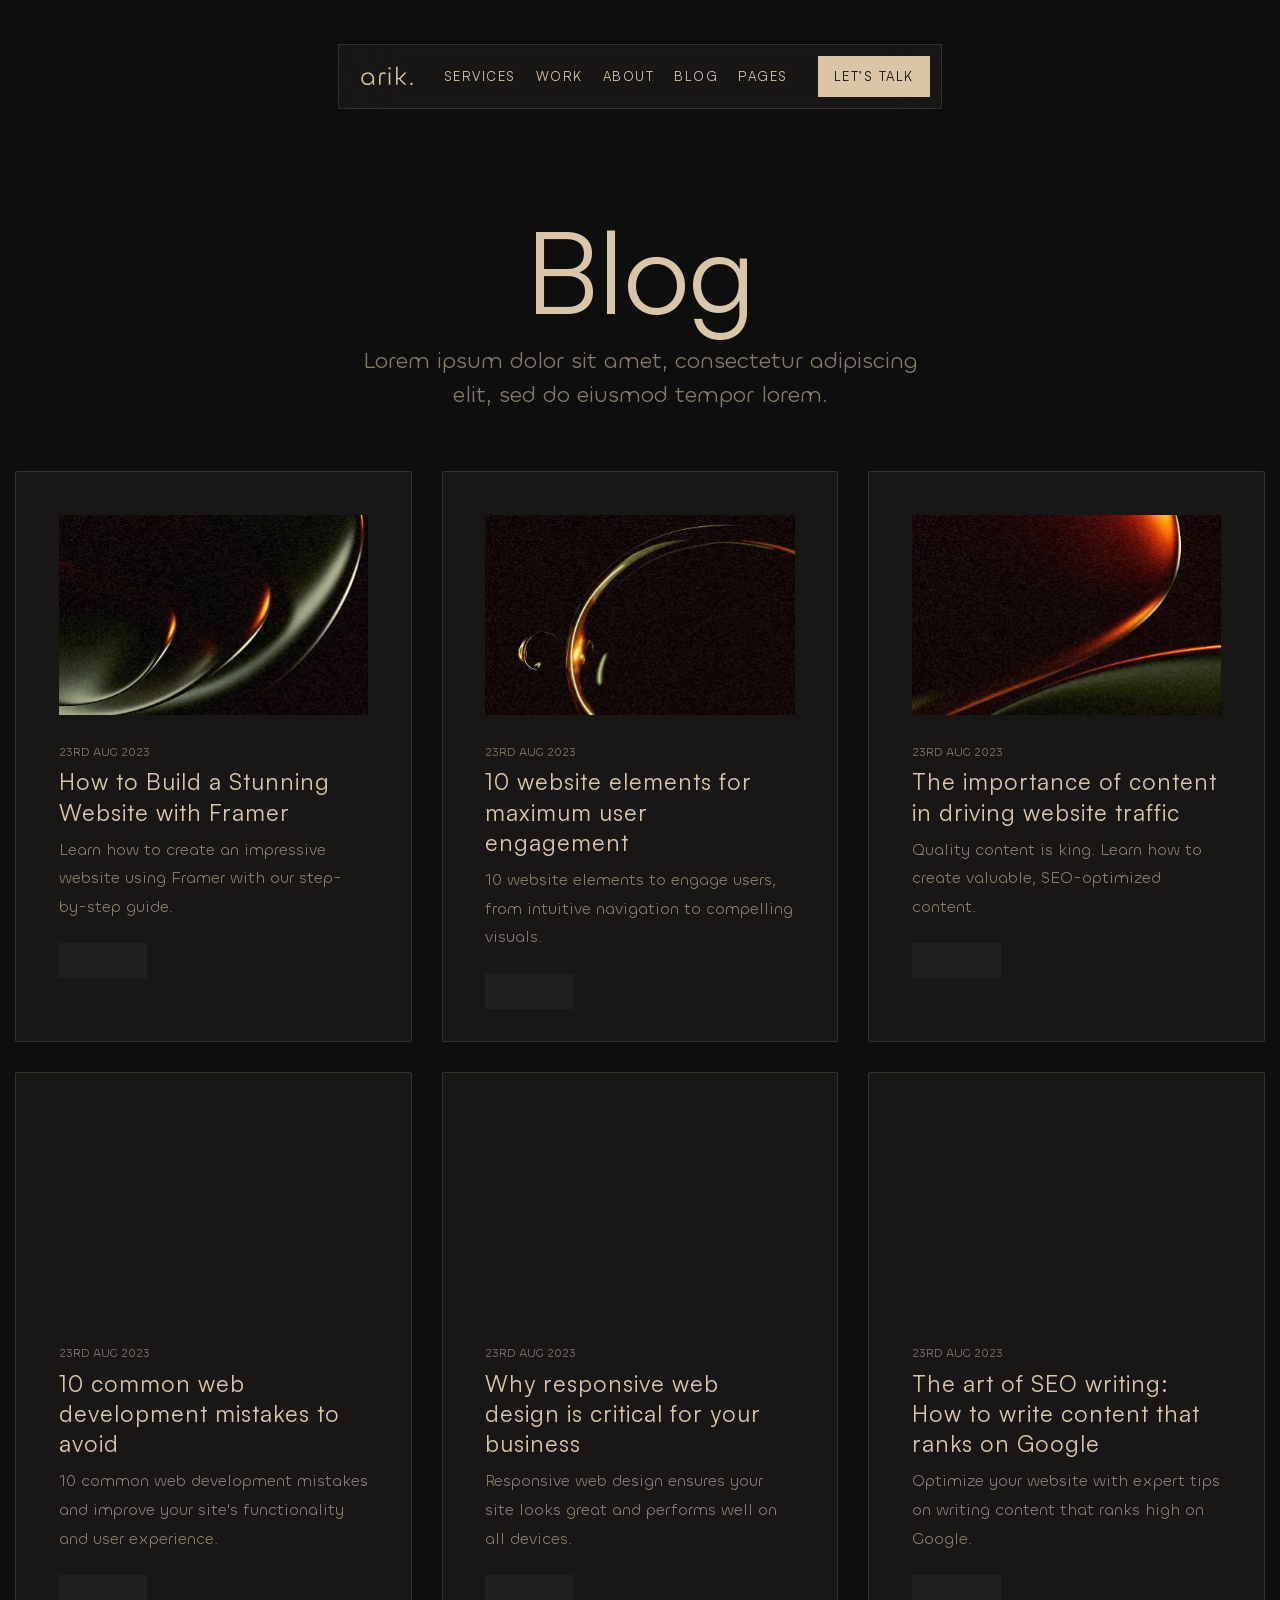
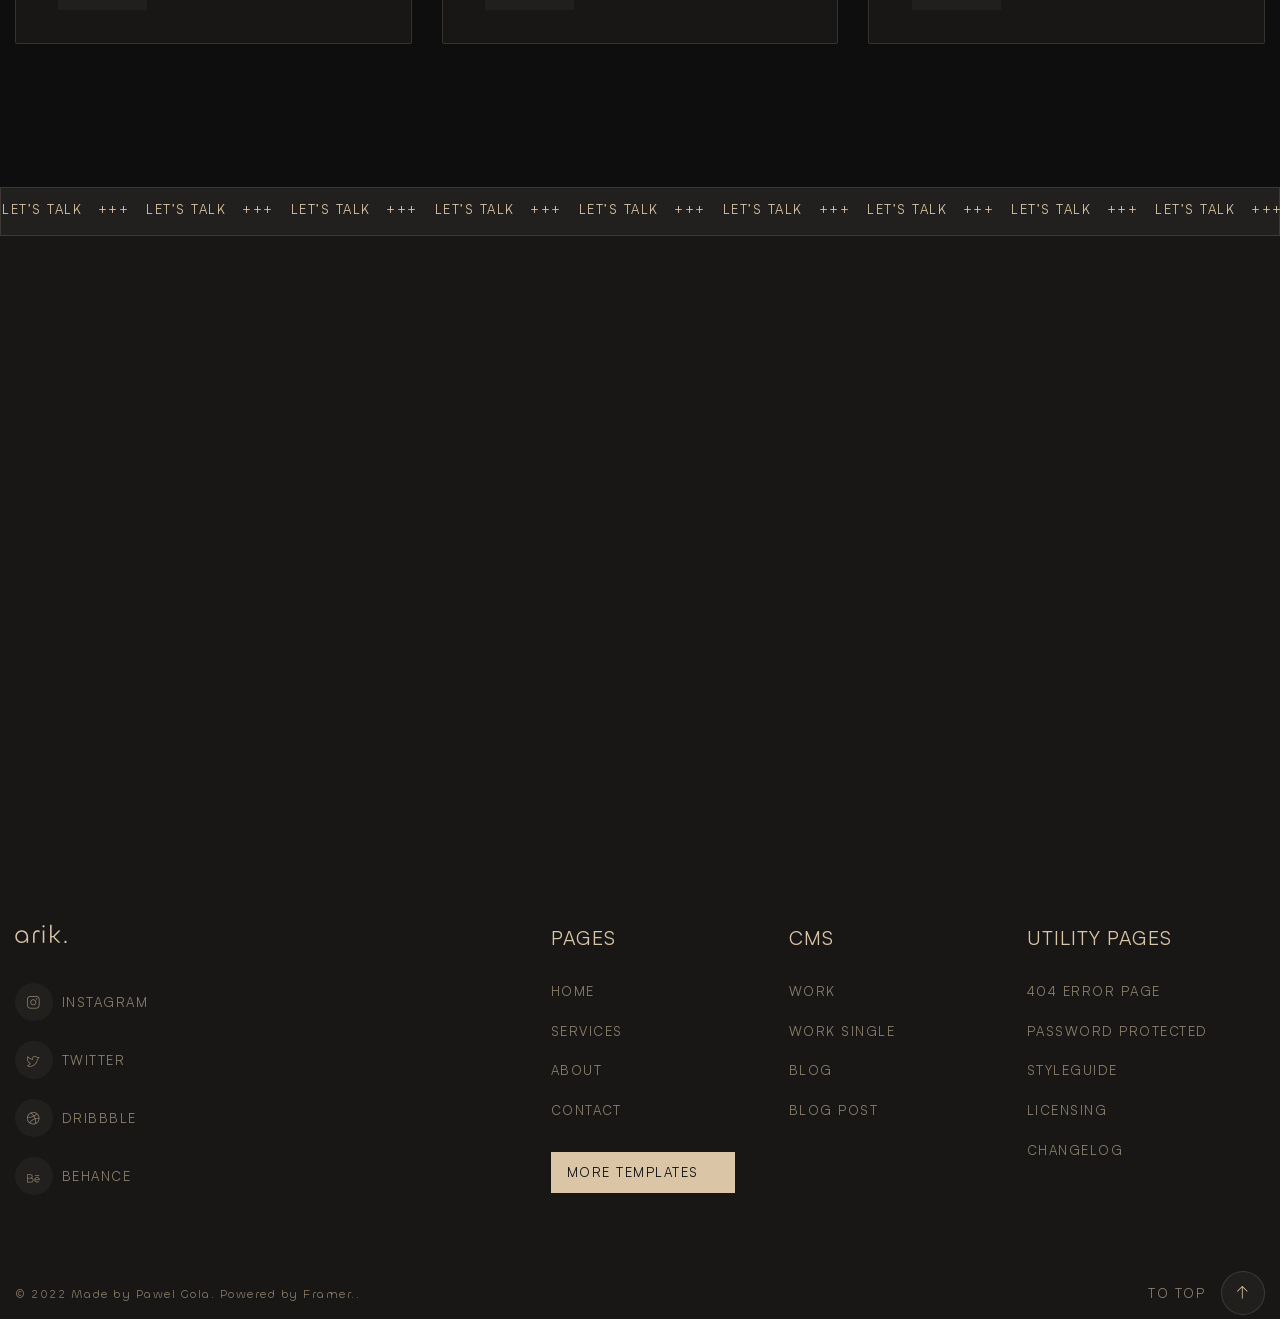
<file: blog.html>
<!doctype html>
<html lang="en">
	<head>
		<meta charset="UTF-8">
		<meta name="viewport" content="width=device-width, initial-scale=1.0">
		<link rel="preload" href="./assets/fonts/Satoshi-Variable.woff2" as="font" type="font/woff2" crossorigin="anonymous">
		<link rel="preload" href="./assets/fonts/Gambetta-VariableItalic.woff2" as="font" type="font/woff2" crossorigin="anonymous">
		<link rel="preload" href="./assets/fonts/Gambetta-Variable.woff2" as="font" type="font/woff2" crossorigin="anonymous">
		<link rel="preload" href="./assets/fonts/Chillax-Variable.woff2" as="font" type="font/woff2" crossorigin="anonymous">
		<link rel="shortcut icon" href="./assets/img/favicon.ico">
		<title>blog</title>
		<script type="module" crossorigin="" src="./js/blog.min.js?v=1775583441562"></script>
		<link rel="modulepreload" crossorigin="" href="./js/common.min.js?v=1775583441562">
		<link rel="modulepreload" crossorigin="" href="./js/main.min.js?v=1775583441562">
		<link rel="modulepreload" crossorigin="" href="./js/blockhead.min.js?v=1775583441562">
		<link rel="stylesheet" crossorigin="" href="./css/main.min.css?v=1775583441562">
		<link rel="stylesheet" crossorigin="" href="./css/blockhead.min.css?v=1775583441562">
		<link rel="stylesheet" crossorigin="" href="./css/blog.min.css?v=1775583441562">
		<link rel="stylesheet" crossorigin="" href="./css/borderblock.min.css?v=1775583441562">
	</head>
	<body>
		<div class="wrapper">
			<header data-fls-header-scroll="" data-fls-header="" class="header">
				<div class="header__container">
					<div class="header__body">
						<div class="header__logo">
							<a class="header__link-logo" href="index.html">
								<img src="./assets/img/logo.svg" alt="Logo">
							</a>
						</div>
						<div class="header__menu menu">
							<nav class="menu__body">
								<ul class="menu__list">
									<li class="menu__item">
										<a href="services.html" class="menu__link">Services</a>
									</li>
									<li class="menu__item">
										<a href="work.html" class="menu__link">Work</a>
									</li>
									<li class="menu__item">
										<a href="about.html" class="menu__link">About</a>
									</li>
									<li class="menu__item">
										<a href="blog.html" class="menu__link">Blog</a>
									</li>
									<li class="menu__item">
										<a href="price.html" class="menu__link">Pages</a>
									</li>
								</ul>
							</nav>
						</div>
						<!--
<fetch url="@components/layout/menu/menu.json">
<each loop='item in response'>
</each>
</fetch>
-->
						<a data-fls-button="" href="contact.html" class="header__button button button--lite">Let’s talk</a>
						<button type="button" data-fls-menu="" class="icon-menu">
							<span></span>
						</button>
					</div>
				</div>
			</header>
			<main class="page">
				<div data-fls-blog="" class="blog">
					<section class="page__blogs blogs">
						<div class="blogs__container">
							<div data-fls-blockhead="" class="blogs__blockhead blockhead">
								<h1 class="blockhead__title">Blog</h1>
								<div class="blockhead__text">
									<p>
										Lorem ipsum dolor sit amet, consectetur adipiscing elit, sed do eiusmod tempor lorem.
									</p>
								</div>
							</div>
							<div class="blogs__items">
								<article data-fls-borderblock="" class="blogs__item item-blog">
									<a href="blogsingle.html" class="item-blog__media item-blog__media--icon-arrow">
										<picture>
											<img alt="Blog" src="./assets/img/blog/01.webp">
										</picture>
									</a>
									<div class="item-blog__body">
										<time class="item-blog__date" datetime="23-08-2023">23rd Aug 2023</time>
										<h3 class="item-blog__title">
											<a href="blogsingle.html">How to Build a Stunning Website with Framer</a>
										</h3>
										<div class="item-blog__text">
											<p>
												Learn how to create an impressive website using Framer with our step-by-step guide.
											</p>
										</div>
									</div>
									<span class="item-blog__label">WEbdesign</span>
								</article>
								<article data-fls-borderblock="" class="blogs__item item-blog">
									<a href="blogsingle.html" class="item-blog__media item-blog__media--icon-arrow">
										<picture>
											<img alt="Blog" src="./assets/img/blog/02.webp">
										</picture>
									</a>
									<div class="item-blog__body">
										<time class="item-blog__date" datetime="23-08-2023">23rd Aug 2023</time>
										<h3 class="item-blog__title">
											<a href="blogsingle.html">10 website elements for maximum user engagement</a>
										</h3>
										<div class="item-blog__text">
											<p>
												10 website elements to engage users, from intuitive navigation to compelling visuals.
											</p>
										</div>
									</div>
									<span class="item-blog__label">WEbdesign</span>
								</article>
								<article data-fls-borderblock="" class="blogs__item item-blog">
									<a href="blogsingle.html" class="item-blog__media item-blog__media--icon-arrow">
										<picture>
											<img alt="Blog" src="./assets/img/blog/03.webp">
										</picture>
									</a>
									<div class="item-blog__body">
										<time class="item-blog__date" datetime="23-08-2023">23rd Aug 2023</time>
										<h3 class="item-blog__title">
											<a href="blogsingle.html">The importance of content in driving website
                traffic</a>
										</h3>
										<div class="item-blog__text">
											<p>Quality content is king. Learn how to create valuable, SEO-optimized content.</p>
										</div>
									</div>
									<span class="item-blog__label">WEbdesign</span>
								</article>
								<article data-fls-borderblock="" class="blogs__item item-blog">
									<a href="blogsingle.html" class="item-blog__media item-blog__media--icon-arrow">
										<picture>
											<img alt="Blog" src="./assets/img/blog/04.webp">
										</picture>
									</a>
									<div class="item-blog__body">
										<time class="item-blog__date" datetime="23-08-2023">23rd Aug 2023</time>
										<h3 class="item-blog__title">
											<a href="blogsingle.html">10 common web development mistakes to avoid</a>
										</h3>
										<div class="item-blog__text">
											<p>
												10 common web development mistakes and improve your site's functionality and user experience.
											</p>
										</div>
									</div>
									<span class="item-blog__label">WEbdesign</span>
								</article>
								<article data-fls-borderblock="" class="blogs__item item-blog">
									<a href="blogsingle.html" class="item-blog__media item-blog__media--icon-arrow">
										<picture>
											<img alt="Blog" src="./assets/img/blog/05.webp">
										</picture>
									</a>
									<div class="item-blog__body">
										<time class="item-blog__date" datetime="23-08-2023">23rd Aug 2023</time>
										<h3 class="item-blog__title">
											<a href="blogsingle.html">Why responsive web design is critical for your
                business</a>
										</h3>
										<div class="item-blog__text">
											<p>
												Responsive web design ensures your site looks great and performs well on all devices.
											</p>
										</div>
									</div>
									<span class="item-blog__label">WEbdesign</span>
								</article>
								<article data-fls-borderblock="" class="blogs__item item-blog">
									<a href="blogsingle.html" class="item-blog__media item-blog__media--icon-arrow">
										<picture>
											<img alt="Blog" src="./assets/img/blog/06.webp">
										</picture>
									</a>
									<div class="item-blog__body">
										<time class="item-blog__date" datetime="23-08-2023">23rd Aug 2023</time>
										<h3 class="item-blog__title">
											<a href="blogsingle.html">
												The art of SEO writing: How to write content that
                ranks on Google
											</a>
										</h3>
										<div class="item-blog__text">
											<p>
												Optimize your website with expert tips on writing content that ranks high on Google.
											</p>
										</div>
									</div>
									<span class="item-blog__label">WEbdesign</span>
								</article>
							</div>
						</div>
					</section>
				</div>
				<aside data-fls-letstalk="" class="letstalk">
					<div class="letstalk__marquee marquee-letstalk" data-fls-marquee="" data-fls-marquee-space="17" data-fls-marquee-direction="right" data-fls-marquee-speed="200">
						<div class="marquee-letstalk__item">Let’s talk</div>
					</div>
					<div class="letstalk__container">
						<div data-fls-watcher="" data-fls-watcher-once="" data-fls-blockhead="" class="letstalk__blockhead blockhead blockhead--cta">
							<span class="blockhead__label">Project in mind?</span>
							<h2 class="blockhead__title">
								Let’s make your
								<span>Website shine</span>
							</h2>
							<div class="blockhead__text">
								<p>Premium web design, webflow, and SEO services to help your business stand out.</p>
							</div>
							<a href="price.html" data-fls-button="" class="blockhead__button button button--lite button--icon-arrow button--icon-arrow-lu">Get
				in touch</a>
						</div>
					</div>
				</aside>
			</main>
			<footer data-fls-footer="" class="footer">
				<div class="footer__container">
					<div class="footer__top">
						<div class="footer__aside aside-footer">
							<div class="aside-footer__logo">
								<img src="./assets/img/logo.svg" alt="Logo">
							</div>
							<div data-fls-social="" class="aside-footer__social social social--vertical">
								<a href="#" target="_blank" class="social__item --icon-inst">Instagram</a>
								<a href="#" target="_blank" class="social__item --icon-tw">Twitter</a>
								<a href="#" target="_blank" class="social__item --icon-dribble">Dribbble</a>
								<a href="#" target="_blank" class="social__item --icon-behance">Behance</a>
							</div>
						</div>
						<div class="footer__columns">
							<div data-fls-spollers="767.98" class="footer__column column-footer">
								<details>
									<summary>
										<h3 class="column-footer__title">Pages</h3>
									</summary>
									<div class="column-footer__list">
										<div class="column-footer__item">
											<a href="index.html" class="column-footer__link">Home</a>
										</div>
										<div class="column-footer__item">
											<a href="services.html" class="column-footer__link">Services</a>
										</div>
										<div class="column-footer__item">
											<a href="about.html" class="column-footer__link">About</a>
										</div>
										<div class="column-footer__item">
											<a href="contact.html" class="column-footer__link">Contact</a>
										</div>
									</div>
								</details>
								<div data-fls-dynamic=".footer__top, 767.98, 2" class="column-footer__link">
									<a href="#" class="button button--lite button--icon-arrow button--icon-arrow-lu">More
							Templates</a>
								</div>
							</div>
							<div data-fls-spollers="767.98" class="footer__column column-footer">
								<details>
									<summary>
										<h3 class="column-footer__title">CMS</h3>
									</summary>
									<div class="column-footer__list">
										<div class="column-footer__item">
											<a href="work.html" class="column-footer__link">Work</a>
										</div>
										<div class="column-footer__item">
											<a href="space.html" class="column-footer__link">Work Single</a>
										</div>
										<div class="column-footer__item">
											<a href="blog.html" class="column-footer__link">Blog</a>
										</div>
										<div class="column-footer__item">
											<a href="blogsingle.html" class="column-footer__link">Blog Post</a>
										</div>
									</div>
								</details>
							</div>
							<div data-fls-spollers="767.98" class="footer__column column-footer">
								<details>
									<summary>
										<h3 class="column-footer__title">Utility Pages</h3>
									</summary>
									<div class="column-footer__list">
										<div class="column-footer__item">
											<a href="#" class="column-footer__link">404 Error Page</a>
										</div>
										<div class="column-footer__item">
											<a href="#" class="column-footer__link">Password Protected</a>
										</div>
										<div class="column-footer__item">
											<a href="#" class="column-footer__link">Styleguide</a>
										</div>
										<div class="column-footer__item">
											<a href="#" class="column-footer__link">Licensing</a>
										</div>
										<div class="column-footer__item">
											<a href="#" class="column-footer__link">Changelog</a>
										</div>
									</div>
								</details>
							</div>
						</div>
					</div>
					<div class="footer__bottom">
						<div class="footer__copyright">© 2022 Made by Pawel Gola. Powered by Framer..</div>
						<button data-fls-scrollto="main" class="footer__up footer__up--icon-arrow">To Top</button>
					</div>
				</div>
			</footer>
		</div>
	</body>
</html>
</file>
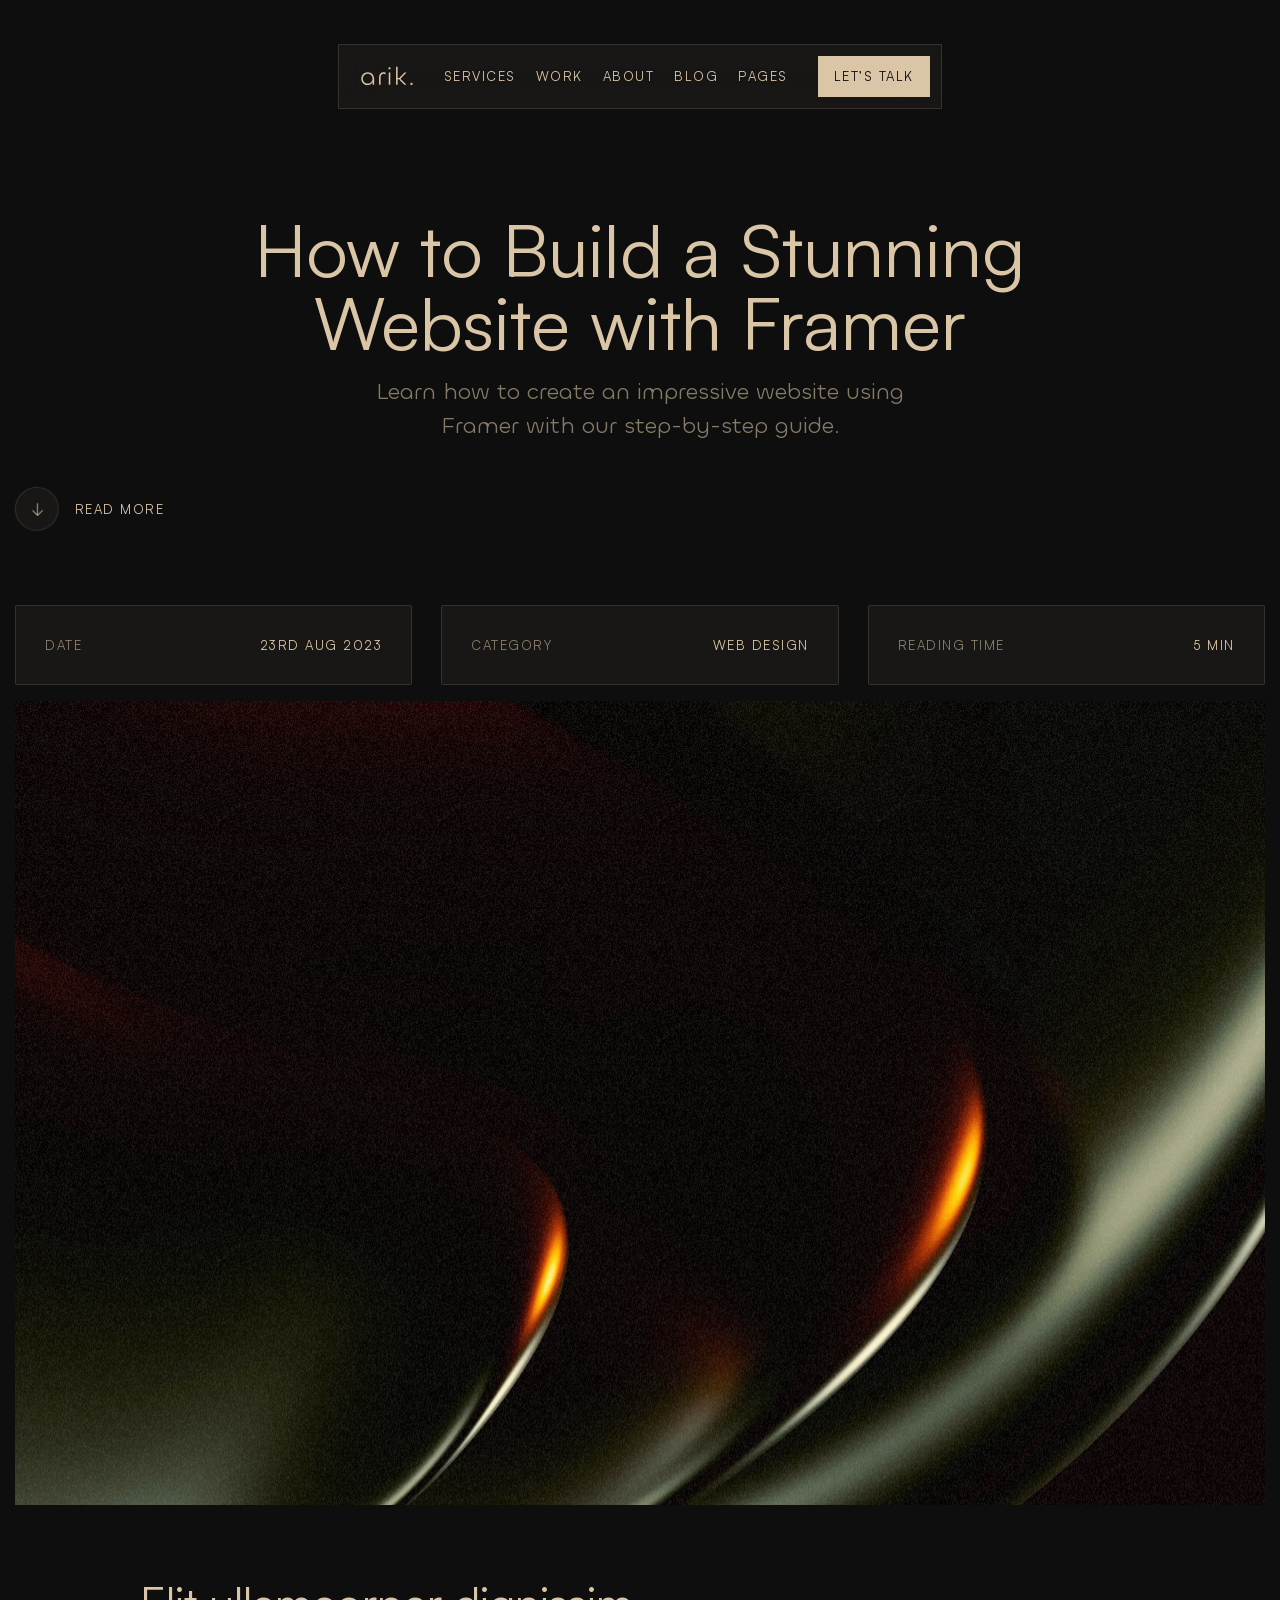
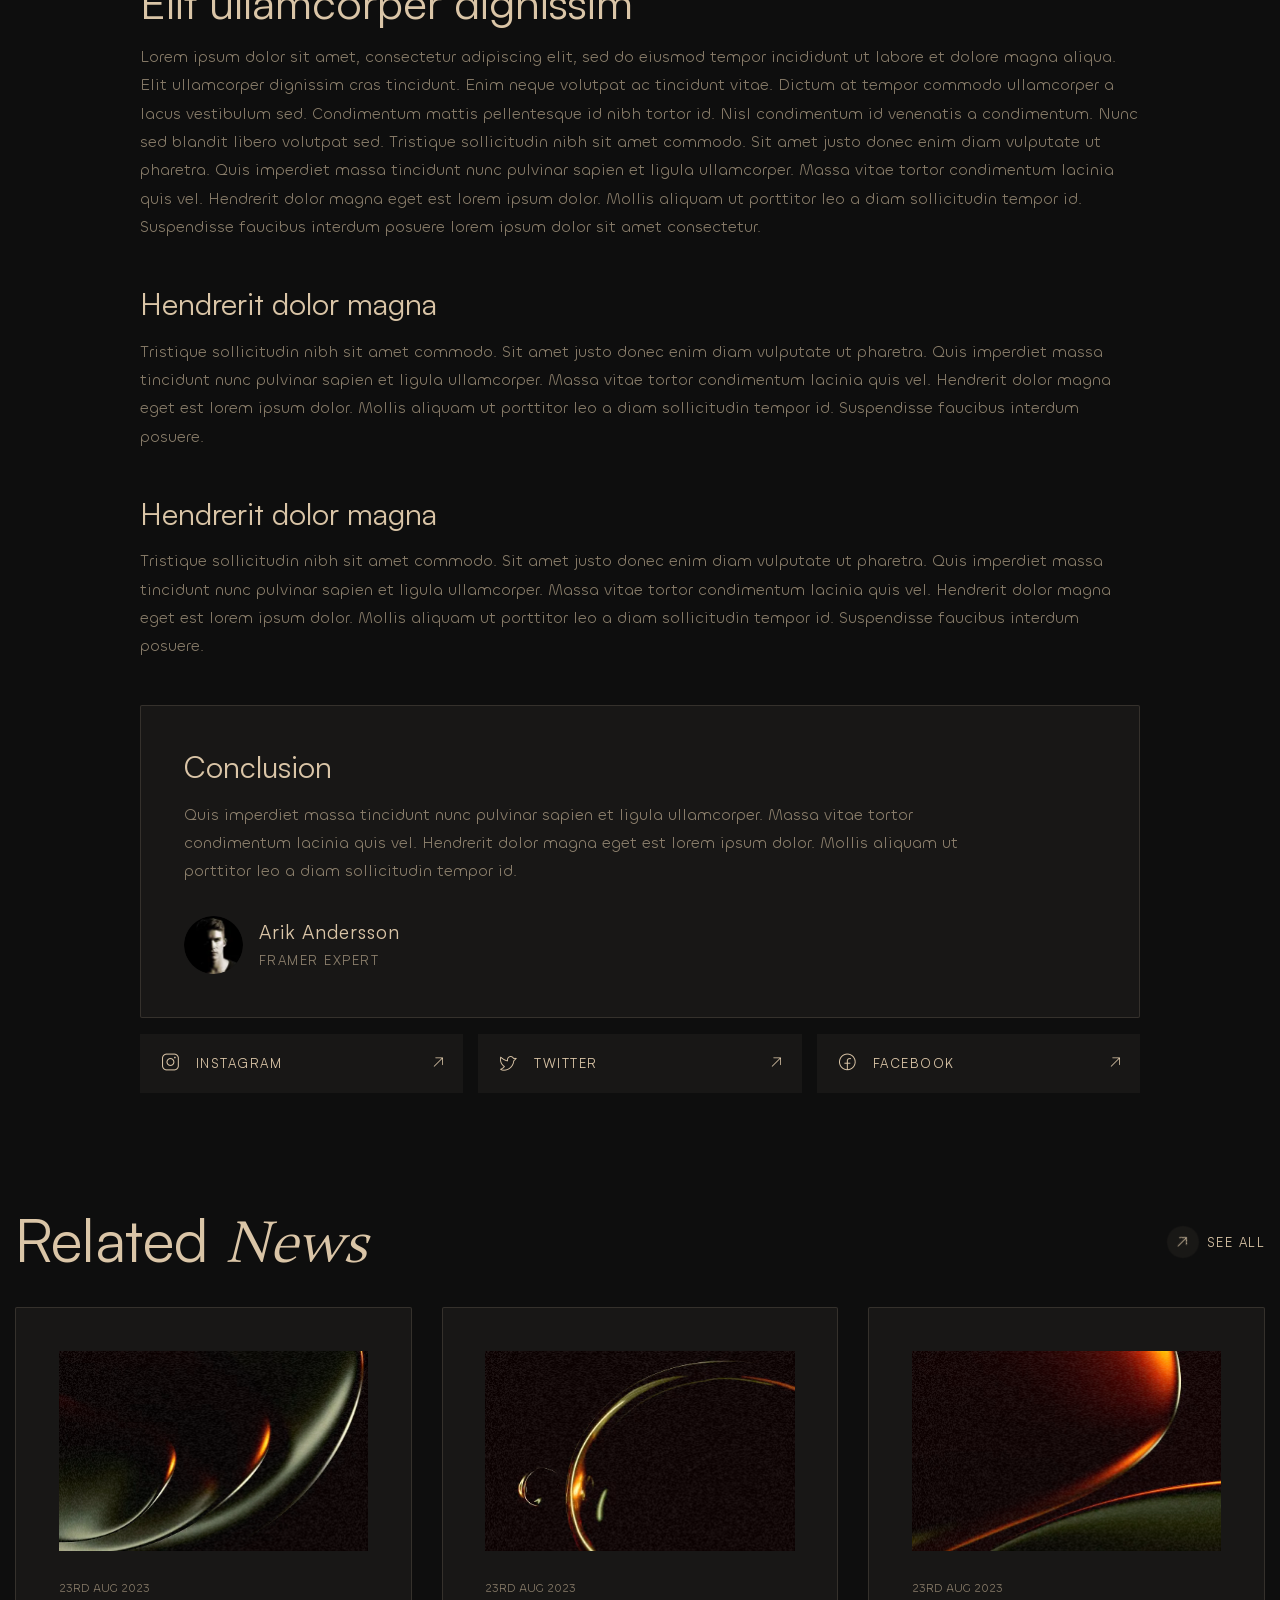
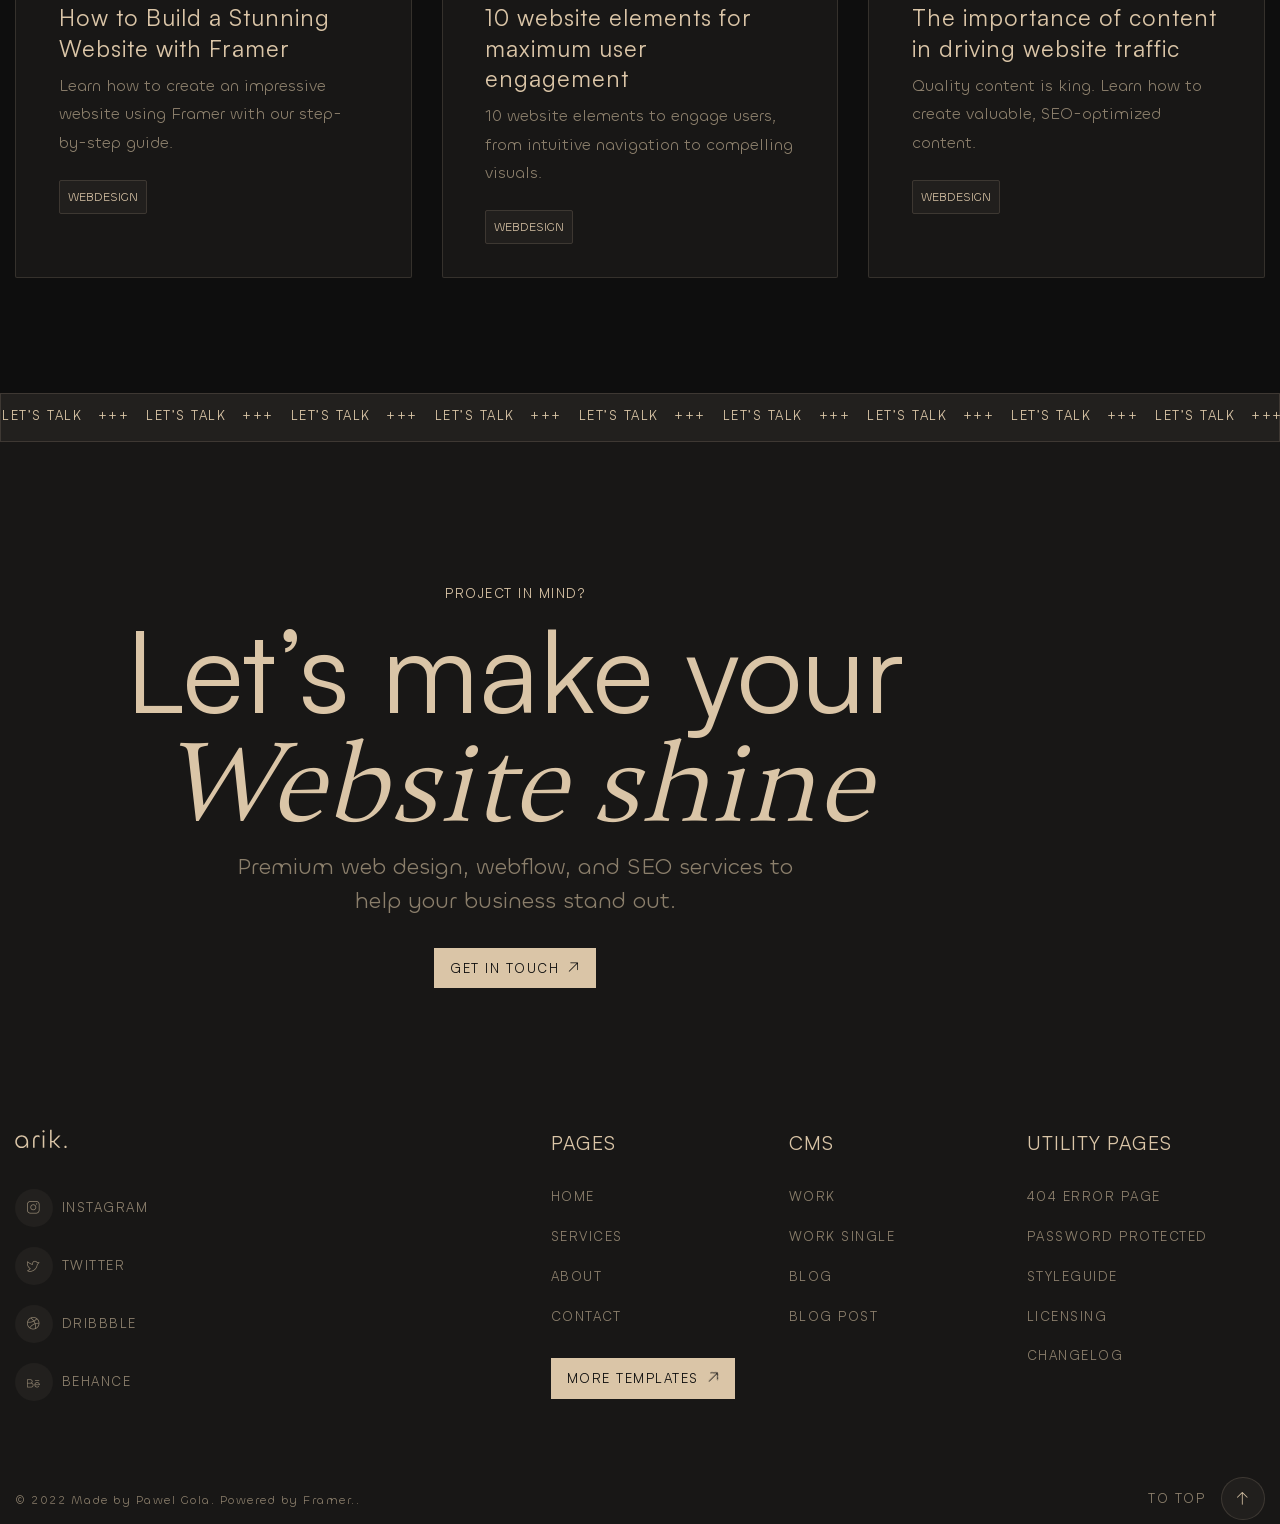
<file: blogsingle.html>
<!doctype html>
<html lang="en">
	<head>
		<meta charset="UTF-8">
		<meta name="viewport" content="width=device-width, initial-scale=1.0">
		<link rel="preload" href="./assets/fonts/Satoshi-Variable.woff2" as="font" type="font/woff2" crossorigin="anonymous">
		<link rel="preload" href="./assets/fonts/Gambetta-VariableItalic.woff2" as="font" type="font/woff2" crossorigin="anonymous">
		<link rel="preload" href="./assets/fonts/Gambetta-Variable.woff2" as="font" type="font/woff2" crossorigin="anonymous">
		<link rel="preload" href="./assets/fonts/Chillax-Variable.woff2" as="font" type="font/woff2" crossorigin="anonymous">
		<link rel="shortcut icon" href="./assets/img/favicon.ico">
		<title>blogsingle</title>
		<script type="module" crossorigin="" src="./js/blogsingle.min.js?v=1775583441561"></script>
		<link rel="modulepreload" crossorigin="" href="./js/common.min.js?v=1775583441561">
		<link rel="modulepreload" crossorigin="" href="./js/main.min.js?v=1775583441561">
		<link rel="modulepreload" crossorigin="" href="./js/blockhead.min.js?v=1775583441561">
		<link rel="stylesheet" crossorigin="" href="./css/main.min.css?v=1775583441561">
		<link rel="stylesheet" crossorigin="" href="./css/blockhead.min.css?v=1775583441561">
		<link rel="stylesheet" crossorigin="" href="./css/blogsingle.min.css?v=1775583441561">
		<link rel="stylesheet" crossorigin="" href="./css/borderblock.min.css?v=1775583441561">
		<link rel="stylesheet" crossorigin="" href="./css/label.min.css?v=1775583441561">
	</head>
	<body>
		<div class="wrapper">
			<header data-fls-header-scroll="" data-fls-header="" class="header">
				<div class="header__container">
					<div class="header__body">
						<div class="header__logo">
							<a class="header__link-logo" href="index.html">
								<img src="./assets/img/logo.svg" alt="Logo">
							</a>
						</div>
						<div class="header__menu menu">
							<nav class="menu__body">
								<ul class="menu__list">
									<li class="menu__item">
										<a href="services.html" class="menu__link">Services</a>
									</li>
									<li class="menu__item">
										<a href="work.html" class="menu__link">Work</a>
									</li>
									<li class="menu__item">
										<a href="about.html" class="menu__link">About</a>
									</li>
									<li class="menu__item">
										<a href="blog.html" class="menu__link">Blog</a>
									</li>
									<li class="menu__item">
										<a href="price.html" class="menu__link">Pages</a>
									</li>
								</ul>
							</nav>
						</div>
						<!--
<fetch url="@components/layout/menu/menu.json">
<each loop='item in response'>
</each>
</fetch>
-->
						<a data-fls-button="" href="contact.html" class="header__button button button--lite">Let’s talk</a>
						<button type="button" data-fls-menu="" class="icon-menu">
							<span></span>
						</button>
					</div>
				</div>
			</header>
			<main class="page">
				<div data-fls-blogsingle="" class="blogsingle">
					<section class="page__article article">
						<div class="article__container">
							<div class="article__header">
								<div data-fls-blockhead="" class="article__blockhead blockhead blockhead--small">
									<h2 class="blockhead__title">How to Build a Stunning Website with Framer</h2>
									<div class="blockhead__text">
										<p>
											Learn how to create an impressive website using Framer with our step-by-step guide.
										</p>
									</div>
								</div>
								<div data-fls-label="" class="article__arrow">Read More</div>
							</div>
							<div class="article__meta meta-article">
								<div class="meta-article__item">
									<span data-fls-label="" class="meta-article__label">Date</span>
									<time data-fls-label="" datetime="2023-08-23" class="meta-article__value">23rd Aug 2023</time>
								</div>
								<div class="meta-article__item">
									<span data-fls-label="" class="meta-article__label">Category</span>
									<span data-fls-label="" class="meta-article__value">Web Design</span>
								</div>
								<div class="meta-article__item">
									<span data-fls-label="" class="meta-article__label">Reading time</span>
									<span data-fls-label="" class="meta-article__value">5 Min</span>
								</div>
							</div>
							<div class="article__media">
								<picture>
									<source media="(max-width: 600px)" srcset="./assets/img/blogsingle/article-600.webp" type="image/webp">
									<source media="(max-width: 1200px)" srcset="./assets/img/blogsingle/article-1200.webp" type="image/webp">
									<img alt="Article-hero" class="article__image" src="./assets/img/blogsingle/article.webp">
								</picture>
							</div>
							<div class="article__content content-article">
								<section class="content-article__section">
									<h2>Elit ullamcorper dignissim</h2>
									<p>
										Lorem ipsum dolor sit amet, consectetur adipiscing elit, sed do eiusmod tempor incididunt ut labore et
            dolore magna aliqua. Elit ullamcorper dignissim cras tincidunt. Enim neque volutpat ac tincidunt vitae.
            Dictum at tempor commodo ullamcorper a lacus vestibulum sed. Condimentum mattis pellentesque id nibh tortor
            id. Nisl condimentum id venenatis a condimentum. Nunc sed blandit libero volutpat sed. Tristique
            sollicitudin nibh sit amet commodo. Sit amet justo donec enim diam vulputate ut pharetra. Quis imperdiet
            massa tincidunt nunc pulvinar sapien et ligula ullamcorper. Massa vitae tortor condimentum lacinia quis vel.
            Hendrerit dolor magna eget est lorem ipsum dolor. Mollis aliquam ut porttitor leo a diam sollicitudin tempor
            id. Suspendisse faucibus interdum posuere lorem ipsum dolor sit amet consectetur.
									</p>
								</section>
								<section class="content-article__section">
									<h3>Hendrerit dolor magna</h3>
									<p>
										Tristique sollicitudin nibh sit amet commodo. Sit amet justo donec enim diam vulputate ut pharetra. Quis
            imperdiet massa tincidunt nunc pulvinar sapien et ligula ullamcorper. Massa vitae tortor condimentum lacinia
            quis vel. Hendrerit dolor magna eget est lorem ipsum dolor. Mollis aliquam ut porttitor leo a diam
            sollicitudin tempor id. Suspendisse faucibus interdum posuere.
									</p>
								</section>
								<section class="content-article__section">
									<h3>Hendrerit dolor magna</h3>
									<p>
										Tristique sollicitudin nibh sit amet commodo. Sit amet justo donec enim diam vulputate ut pharetra. Quis
            imperdiet massa tincidunt nunc pulvinar sapien et ligula ullamcorper. Massa vitae tortor condimentum lacinia
            quis vel. Hendrerit dolor magna eget est lorem ipsum dolor. Mollis aliquam ut porttitor leo a diam
            sollicitudin tempor id. Suspendisse faucibus interdum posuere.
									</p>
								</section>
								<section data-fls-borderblock="" class="content-article__conclusion conclusion-article">
									<h3 class="conclusion-article__title">Conclusion</h3>
									<p class="conclusion-article__text">
										Quis imperdiet massa tincidunt nunc pulvinar sapien et ligula ullamcorper.
            Massa vitae tortor condimentum lacinia quis vel. Hendrerit dolor magna eget est lorem ipsum dolor. Mollis
            aliquam ut porttitor leo a diam sollicitudin tempor id.
									</p>
									<div class="conclusion-article__author author-article">
										<a href="about.html" class="author-article__image">
											<picture>
												<img alt="Avatar" src="./assets/img/blogsingle/avatar.webp">
											</picture>
										</a>
										<div class="author-article__body">
											<span class="author-article__name">
												<a href="about.html">Arik Andersson</a>
											</span>
											<span data-fls-label="" class="author-article__role">Framer Expert</span>
										</div>
									</div>
								</section>
								<div class="content-article__social social-article">
									<a href="#" data-fls-button="" class="social-article__item button --icon-inst">Instagram</a>
									<a href="#" data-fls-button="" class="social-article__item button --icon-tw">Twitter</a>
									<a href="#" data-fls-button="" class="social-article__item button --icon-fb">Facebook</a>
								</div>
							</div>
							<div class="article__related related-article">
								<div class="related-article__head">
									<h2 class="related-article__title">
										Related
										<span>News</span>
									</h2>
									<a href="blog.html" data-fls-button="" data-fls-dynamic=".article__related, 768, 3" class="related-article__button button button--arrow-btn button--icon-arrow button--icon-arrow-lu">See
            all</a>
								</div>
								<div class="related-article__items">
									<article data-fls-borderblock="" class="related-item item-blog">
										<a href="blogsingle.html" class="item-blog__media item-blog__media--icon-arrow">
											<picture>
												<img alt="Blog" src="./assets/img/blog/01.webp">
											</picture>
										</a>
										<div class="item-blog__body">
											<time class="item-blog__date" datetime="23-08-2023">23rd Aug 2023</time>
											<h3 class="item-blog__title">
												<a href="blogsingle.html">How to Build a Stunning Website with Framer</a>
											</h3>
											<div class="item-blog__text">
												<p>
													Learn how to create an impressive website using Framer with our step-by-step guide.
												</p>
											</div>
										</div>
										<span class="item-blog__label">WEbdesign</span>
									</article>
									<article data-fls-borderblock="" class="related-item item-blog">
										<a href="blogsingle.html" class="item-blog__media item-blog__media--icon-arrow">
											<picture>
												<img alt="Blog" src="./assets/img/blog/02.webp">
											</picture>
										</a>
										<div class="item-blog__body">
											<time class="item-blog__date" datetime="23-08-2023">23rd Aug 2023</time>
											<h3 class="item-blog__title">
												<a href="blogsingle.html">10 website elements for maximum user engagement</a>
											</h3>
											<div class="item-blog__text">
												<p>
													10 website elements to engage users, from intuitive navigation to compelling visuals.
												</p>
											</div>
										</div>
										<span class="item-blog__label">WEbdesign</span>
									</article>
									<article data-fls-borderblock="" class="related-item item-blog">
										<a href="blogsingle.html" class="item-blog__media item-blog__media--icon-arrow">
											<picture>
												<img alt="Blog" src="./assets/img/blog/03.webp">
											</picture>
										</a>
										<div class="item-blog__body">
											<time class="item-blog__date" datetime="23-08-2023">23rd Aug 2023</time>
											<h3 class="item-blog__title">
												<a href="blogsingle.html">The importance of content in driving website
                  traffic</a>
											</h3>
											<div class="item-blog__text">
												<p>Quality content is king. Learn how to create valuable, SEO-optimized content.</p>
											</div>
										</div>
										<span class="item-blog__label">WEbdesign</span>
									</article>
								</div>
							</div>
						</div>
					</section>
				</div>
				<aside data-fls-letstalk="" class="letstalk">
					<div class="letstalk__marquee marquee-letstalk" data-fls-marquee="" data-fls-marquee-space="17" data-fls-marquee-direction="right" data-fls-marquee-speed="200">
						<div class="marquee-letstalk__item">Let’s talk</div>
					</div>
					<div class="letstalk__container">
						<div data-fls-watcher="" data-fls-watcher-once="" data-fls-blockhead="" class="letstalk__blockhead blockhead blockhead--cta">
							<span class="blockhead__label">Project in mind?</span>
							<h2 class="blockhead__title">
								Let’s make your
								<span>Website shine</span>
							</h2>
							<div class="blockhead__text">
								<p>Premium web design, webflow, and SEO services to help your business stand out.</p>
							</div>
							<a href="price.html" data-fls-button="" class="blockhead__button button button--lite button--icon-arrow button--icon-arrow-lu">Get
				in touch</a>
						</div>
					</div>
				</aside>
			</main>
			<footer data-fls-footer="" class="footer">
				<div class="footer__container">
					<div class="footer__top">
						<div class="footer__aside aside-footer">
							<div class="aside-footer__logo">
								<img src="./assets/img/logo.svg" alt="Logo">
							</div>
							<div data-fls-social="" class="aside-footer__social social social--vertical">
								<a href="#" target="_blank" class="social__item --icon-inst">Instagram</a>
								<a href="#" target="_blank" class="social__item --icon-tw">Twitter</a>
								<a href="#" target="_blank" class="social__item --icon-dribble">Dribbble</a>
								<a href="#" target="_blank" class="social__item --icon-behance">Behance</a>
							</div>
						</div>
						<div class="footer__columns">
							<div data-fls-spollers="767.98" class="footer__column column-footer">
								<details>
									<summary>
										<h3 class="column-footer__title">Pages</h3>
									</summary>
									<div class="column-footer__list">
										<div class="column-footer__item">
											<a href="index.html" class="column-footer__link">Home</a>
										</div>
										<div class="column-footer__item">
											<a href="services.html" class="column-footer__link">Services</a>
										</div>
										<div class="column-footer__item">
											<a href="about.html" class="column-footer__link">About</a>
										</div>
										<div class="column-footer__item">
											<a href="contact.html" class="column-footer__link">Contact</a>
										</div>
									</div>
								</details>
								<div data-fls-dynamic=".footer__top, 767.98, 2" class="column-footer__link">
									<a href="#" class="button button--lite button--icon-arrow button--icon-arrow-lu">More
							Templates</a>
								</div>
							</div>
							<div data-fls-spollers="767.98" class="footer__column column-footer">
								<details>
									<summary>
										<h3 class="column-footer__title">CMS</h3>
									</summary>
									<div class="column-footer__list">
										<div class="column-footer__item">
											<a href="work.html" class="column-footer__link">Work</a>
										</div>
										<div class="column-footer__item">
											<a href="space.html" class="column-footer__link">Work Single</a>
										</div>
										<div class="column-footer__item">
											<a href="blog.html" class="column-footer__link">Blog</a>
										</div>
										<div class="column-footer__item">
											<a href="blogsingle.html" class="column-footer__link">Blog Post</a>
										</div>
									</div>
								</details>
							</div>
							<div data-fls-spollers="767.98" class="footer__column column-footer">
								<details>
									<summary>
										<h3 class="column-footer__title">Utility Pages</h3>
									</summary>
									<div class="column-footer__list">
										<div class="column-footer__item">
											<a href="#" class="column-footer__link">404 Error Page</a>
										</div>
										<div class="column-footer__item">
											<a href="#" class="column-footer__link">Password Protected</a>
										</div>
										<div class="column-footer__item">
											<a href="#" class="column-footer__link">Styleguide</a>
										</div>
										<div class="column-footer__item">
											<a href="#" class="column-footer__link">Licensing</a>
										</div>
										<div class="column-footer__item">
											<a href="#" class="column-footer__link">Changelog</a>
										</div>
									</div>
								</details>
							</div>
						</div>
					</div>
					<div class="footer__bottom">
						<div class="footer__copyright">© 2022 Made by Pawel Gola. Powered by Framer..</div>
						<button data-fls-scrollto="main" class="footer__up footer__up--icon-arrow">To Top</button>
					</div>
				</div>
			</footer>
		</div>
	</body>
</html>
</file>
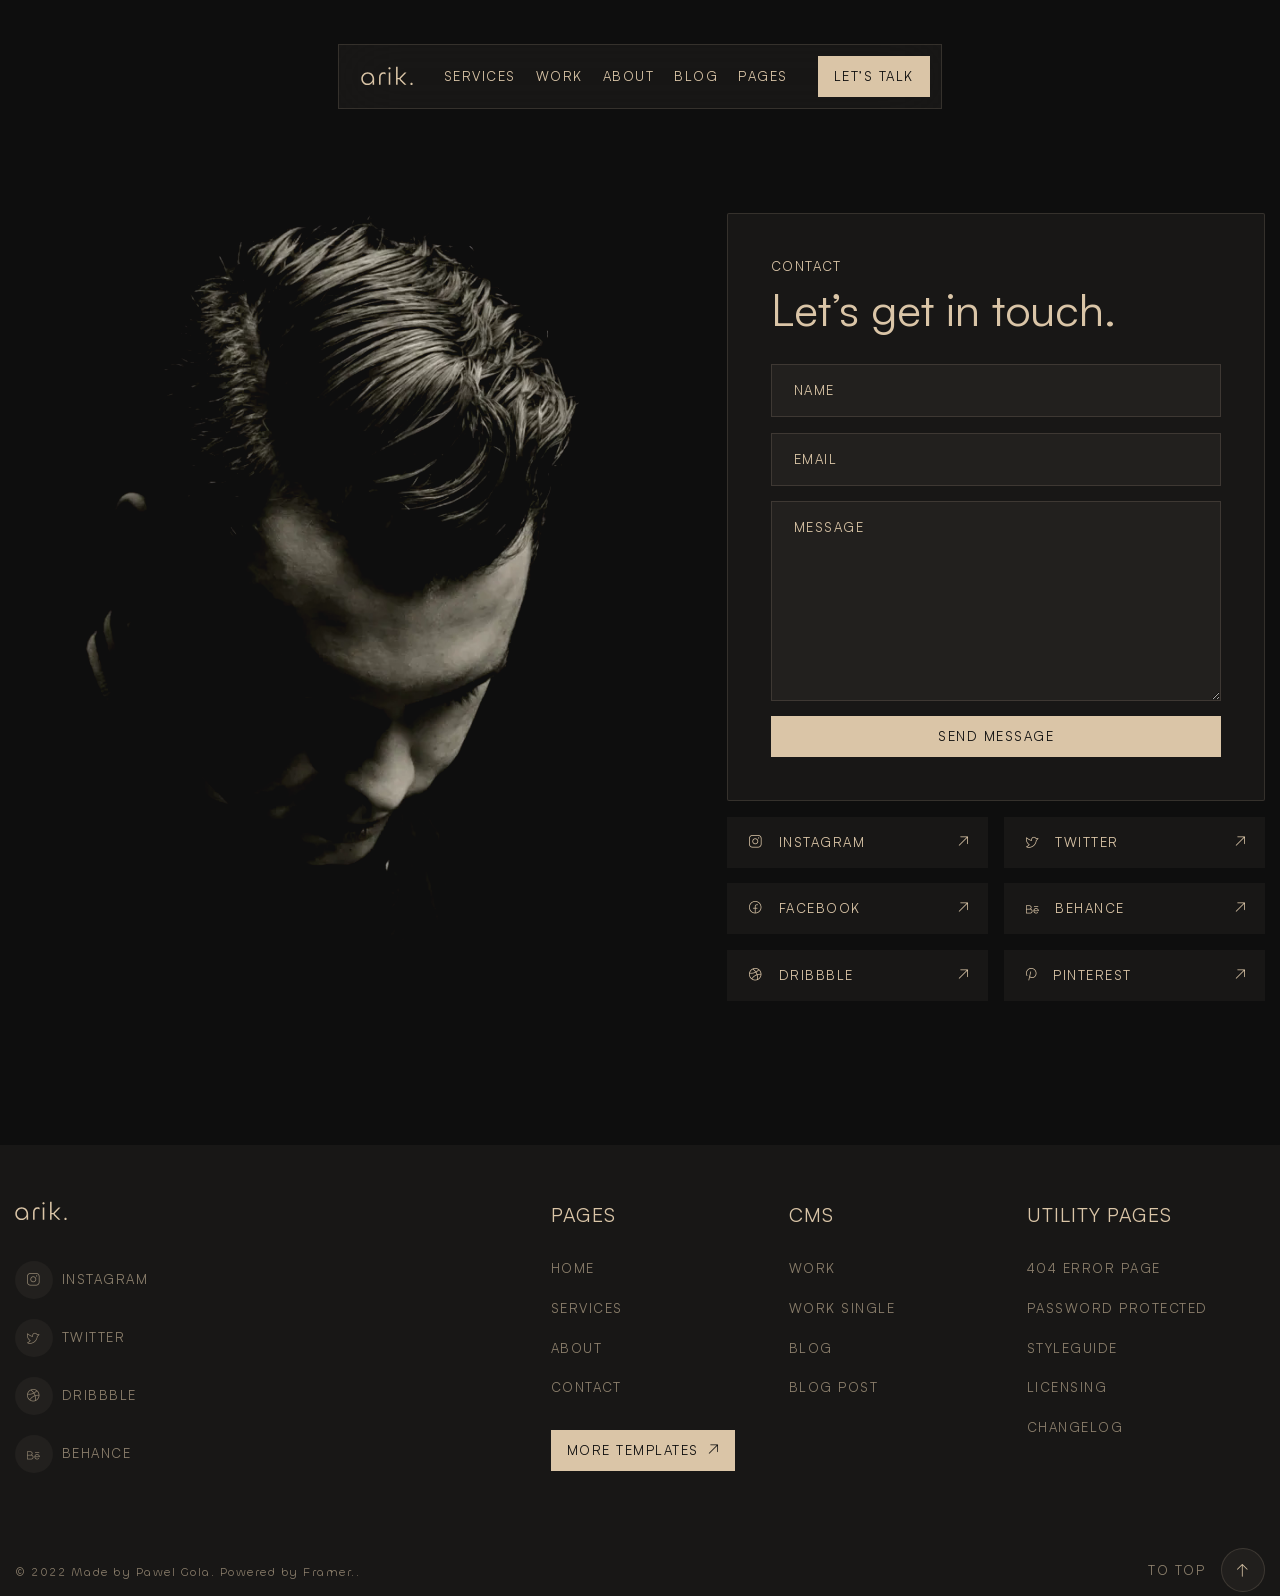
<file: contact.html>
<!doctype html>
<html lang="en">
	<head>
		<meta charset="UTF-8">
		<meta name="viewport" content="width=device-width, initial-scale=1.0">
		<link rel="preload" href="./assets/fonts/Satoshi-Variable.woff2" as="font" type="font/woff2" crossorigin="anonymous">
		<link rel="preload" href="./assets/fonts/Gambetta-VariableItalic.woff2" as="font" type="font/woff2" crossorigin="anonymous">
		<link rel="preload" href="./assets/fonts/Gambetta-Variable.woff2" as="font" type="font/woff2" crossorigin="anonymous">
		<link rel="preload" href="./assets/fonts/Chillax-Variable.woff2" as="font" type="font/woff2" crossorigin="anonymous">
		<link rel="shortcut icon" href="./assets/img/favicon.ico">
		<title>contact</title>
		<script type="module" crossorigin="" src="./js/contact.min.js?v=1775583441561"></script>
		<link rel="modulepreload" crossorigin="" href="./js/common.min.js?v=1775583441561">
		<link rel="modulepreload" crossorigin="" href="./js/main.min.js?v=1775583441561">
		<link rel="stylesheet" crossorigin="" href="./css/main.min.css?v=1775583441561">
		<link rel="stylesheet" crossorigin="" href="./css/contact.min.css?v=1775583441561">
		<link rel="stylesheet" crossorigin="" href="./css/borderblock.min.css?v=1775583441561">
		<link rel="stylesheet" crossorigin="" href="./css/label.min.css?v=1775583441561">
	</head>
	<body>
		<div class="wrapper">
			<header data-fls-header-scroll="" data-fls-header="" class="header">
				<div class="header__container">
					<div class="header__body">
						<div class="header__logo">
							<a class="header__link-logo" href="index.html">
								<img src="./assets/img/logo.svg" alt="Logo">
							</a>
						</div>
						<div class="header__menu menu">
							<nav class="menu__body">
								<ul class="menu__list">
									<li class="menu__item">
										<a href="services.html" class="menu__link">Services</a>
									</li>
									<li class="menu__item">
										<a href="work.html" class="menu__link">Work</a>
									</li>
									<li class="menu__item">
										<a href="about.html" class="menu__link">About</a>
									</li>
									<li class="menu__item">
										<a href="blog.html" class="menu__link">Blog</a>
									</li>
									<li class="menu__item">
										<a href="price.html" class="menu__link">Pages</a>
									</li>
								</ul>
							</nav>
						</div>
						<!--
<fetch url="@components/layout/menu/menu.json">
<each loop='item in response'>
</each>
</fetch>
-->
						<a data-fls-button="" href="contact.html" class="header__button button button--lite">Let’s talk</a>
						<button type="button" data-fls-menu="" class="icon-menu">
							<span></span>
						</button>
					</div>
				</div>
			</header>
			<main class="page">
				<div data-fls-contact="" class="contact">
					<section class="page__contacts contacts">
						<div class="contacts__container">
							<div class="contacts__body">
								<div class="contacts__media">
									<picture>
										<source media="(max-width: 600px)" srcset="./assets/img/contact/arik-600.webp" type="image/webp">
										<img alt="Arik" src="./assets/img/contact/arik.webp">
									</picture>
								</div>
								<div class="contacts__content content-contacts">
									<div data-fls-borderblock="" class="content-contacts__body">
										<div data-fls-label="" class="content-contacts__label">Contact</div>
										<h1 class="content-contacts__title">Let’s get in touch.</h1>
										<form data-fls-form="ajax" data-fls-form-popup="popup" action="php/telegram/index.php" method="POST" class="content-contacts__form form-contacts">
											<div>
												<input data-fls-label="" data-fls-input="" data-fls-form-validatenow="" required autocomplete="off" type="text" name="form[name]" data-fls-form-errtext="Error-name" placeholder="Name" class="form-contacts__input">
											</div>
											<div>
												<input data-fls-label="" data-fls-input="" data-fls-form-validatenow="" required autocomplete="off" type="email" name="form[email]" data-fls-form-errtext="Error-email" placeholder="Email" class="form-contacts__input">
											</div>
											<div>
												<textarea data-fls-label="" data-fls-input="" data-fls-input-autoheight="" autocomplete="off" name="form[message]" placeholder="Message" data-fls-form-errtext="Помилка" class="form-contacts__input"></textarea>
											</div>
											<button type="submit" class="form-contacts__button button button--lite">Send Message</button>
										</form>
									</div>
									<div class="content-contacts__social social-contact">
										<a href="#" data-fls-button="" class="social-contact__item button --icon-inst">Instagram</a>
										<a href="#" data-fls-button="" class="social-contact__item button --icon-tw">Twitter</a>
										<a href="#" data-fls-button="" class="social-contact__item button --icon-fb">Facebook</a>
										<a href="#" data-fls-button="" class="social-contact__item button --icon-behance">Behance</a>
										<a href="#" data-fls-button="" class="social-contact__item button --icon-dribble">Dribbble</a>
										<a href="#" data-fls-button="" class="social-contact__item button --icon-pinterest">Pinterest</a>
									</div>
								</div>
							</div>
						</div>
					</section>
				</div>
			</main>
			<footer data-fls-footer="" class="footer">
				<div class="footer__container">
					<div class="footer__top">
						<div class="footer__aside aside-footer">
							<div class="aside-footer__logo">
								<img src="./assets/img/logo.svg" alt="Logo">
							</div>
							<div data-fls-social="" class="aside-footer__social social social--vertical">
								<a href="#" target="_blank" class="social__item --icon-inst">Instagram</a>
								<a href="#" target="_blank" class="social__item --icon-tw">Twitter</a>
								<a href="#" target="_blank" class="social__item --icon-dribble">Dribbble</a>
								<a href="#" target="_blank" class="social__item --icon-behance">Behance</a>
							</div>
						</div>
						<div class="footer__columns">
							<div data-fls-spollers="767.98" class="footer__column column-footer">
								<details>
									<summary>
										<h3 class="column-footer__title">Pages</h3>
									</summary>
									<div class="column-footer__list">
										<div class="column-footer__item">
											<a href="index.html" class="column-footer__link">Home</a>
										</div>
										<div class="column-footer__item">
											<a href="services.html" class="column-footer__link">Services</a>
										</div>
										<div class="column-footer__item">
											<a href="about.html" class="column-footer__link">About</a>
										</div>
										<div class="column-footer__item">
											<a href="contact.html" class="column-footer__link">Contact</a>
										</div>
									</div>
								</details>
								<div data-fls-dynamic=".footer__top, 767.98, 2" class="column-footer__link">
									<a href="#" class="button button--lite button--icon-arrow button--icon-arrow-lu">More
							Templates</a>
								</div>
							</div>
							<div data-fls-spollers="767.98" class="footer__column column-footer">
								<details>
									<summary>
										<h3 class="column-footer__title">CMS</h3>
									</summary>
									<div class="column-footer__list">
										<div class="column-footer__item">
											<a href="work.html" class="column-footer__link">Work</a>
										</div>
										<div class="column-footer__item">
											<a href="space.html" class="column-footer__link">Work Single</a>
										</div>
										<div class="column-footer__item">
											<a href="blog.html" class="column-footer__link">Blog</a>
										</div>
										<div class="column-footer__item">
											<a href="blogsingle.html" class="column-footer__link">Blog Post</a>
										</div>
									</div>
								</details>
							</div>
							<div data-fls-spollers="767.98" class="footer__column column-footer">
								<details>
									<summary>
										<h3 class="column-footer__title">Utility Pages</h3>
									</summary>
									<div class="column-footer__list">
										<div class="column-footer__item">
											<a href="#" class="column-footer__link">404 Error Page</a>
										</div>
										<div class="column-footer__item">
											<a href="#" class="column-footer__link">Password Protected</a>
										</div>
										<div class="column-footer__item">
											<a href="#" class="column-footer__link">Styleguide</a>
										</div>
										<div class="column-footer__item">
											<a href="#" class="column-footer__link">Licensing</a>
										</div>
										<div class="column-footer__item">
											<a href="#" class="column-footer__link">Changelog</a>
										</div>
									</div>
								</details>
							</div>
						</div>
					</div>
					<div class="footer__bottom">
						<div class="footer__copyright">© 2022 Made by Pawel Gola. Powered by Framer..</div>
						<button data-fls-scrollto="main" class="footer__up footer__up--icon-arrow">To Top</button>
					</div>
				</div>
			</footer>
		</div>
		<div data-fls-popup="popup" aria-hidden="true" class="popup">
			<div data-fls-popup-wrapper="" class="popup__wrapper">
				<div data-fls-popup-body="" class="popup__body">
					<button data-fls-popup-close="" type="button" class="popup__close">
						<svg width="23" height="23" viewbox="0 0 23 23" fill="none" xmlns="http://www.w3.org/2000/svg">
							<path opacity="0.850056" d="M1.73333 1.48883L21.5469 21.0288" stroke="#979797" stroke-linecap="square"></path>
							<path opacity="0.850056" d="M21.2667 1.48883L1.45309 21.0288" stroke="#979797" stroke-linecap="square"></path>
						</svg>
					</button>
					<div data-fls-popup-content="" class="popup__text">Message</div>
				</div>
			</div>
		</div>
	</body>
</html>
</file>
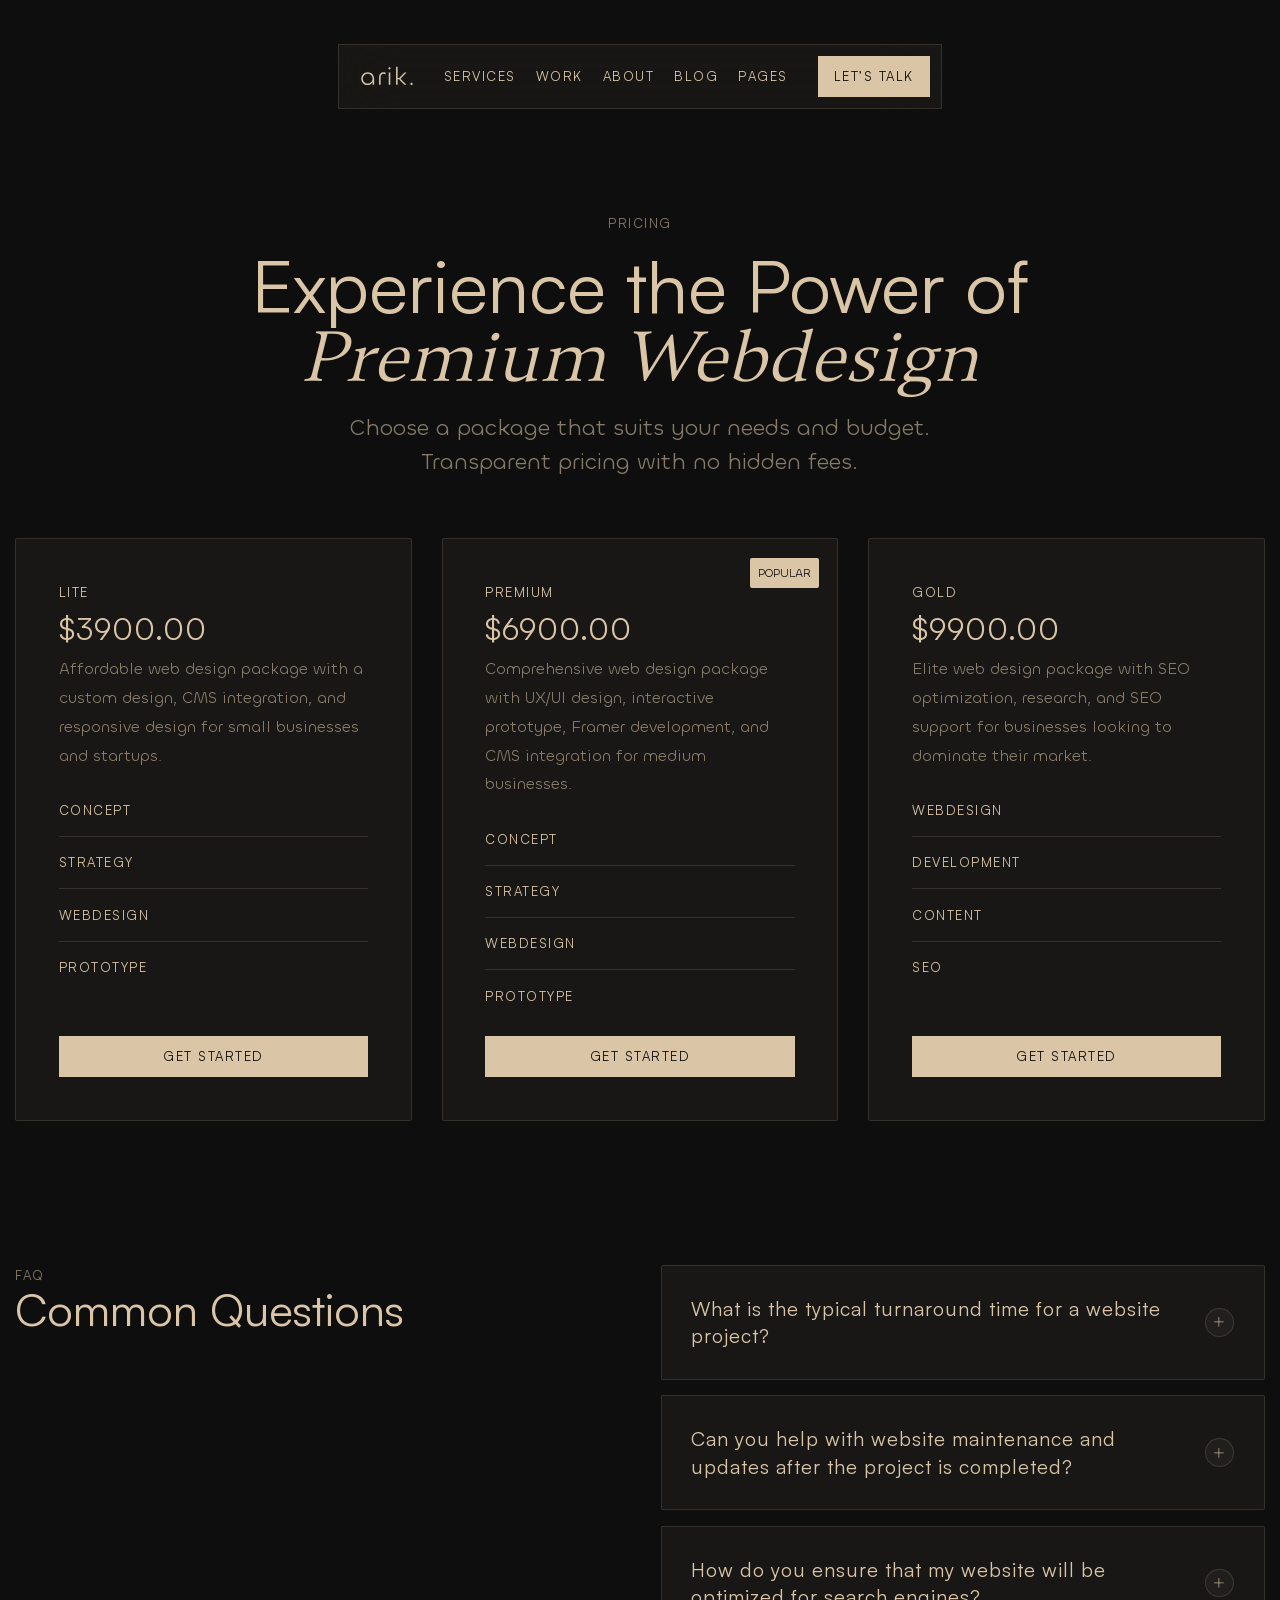
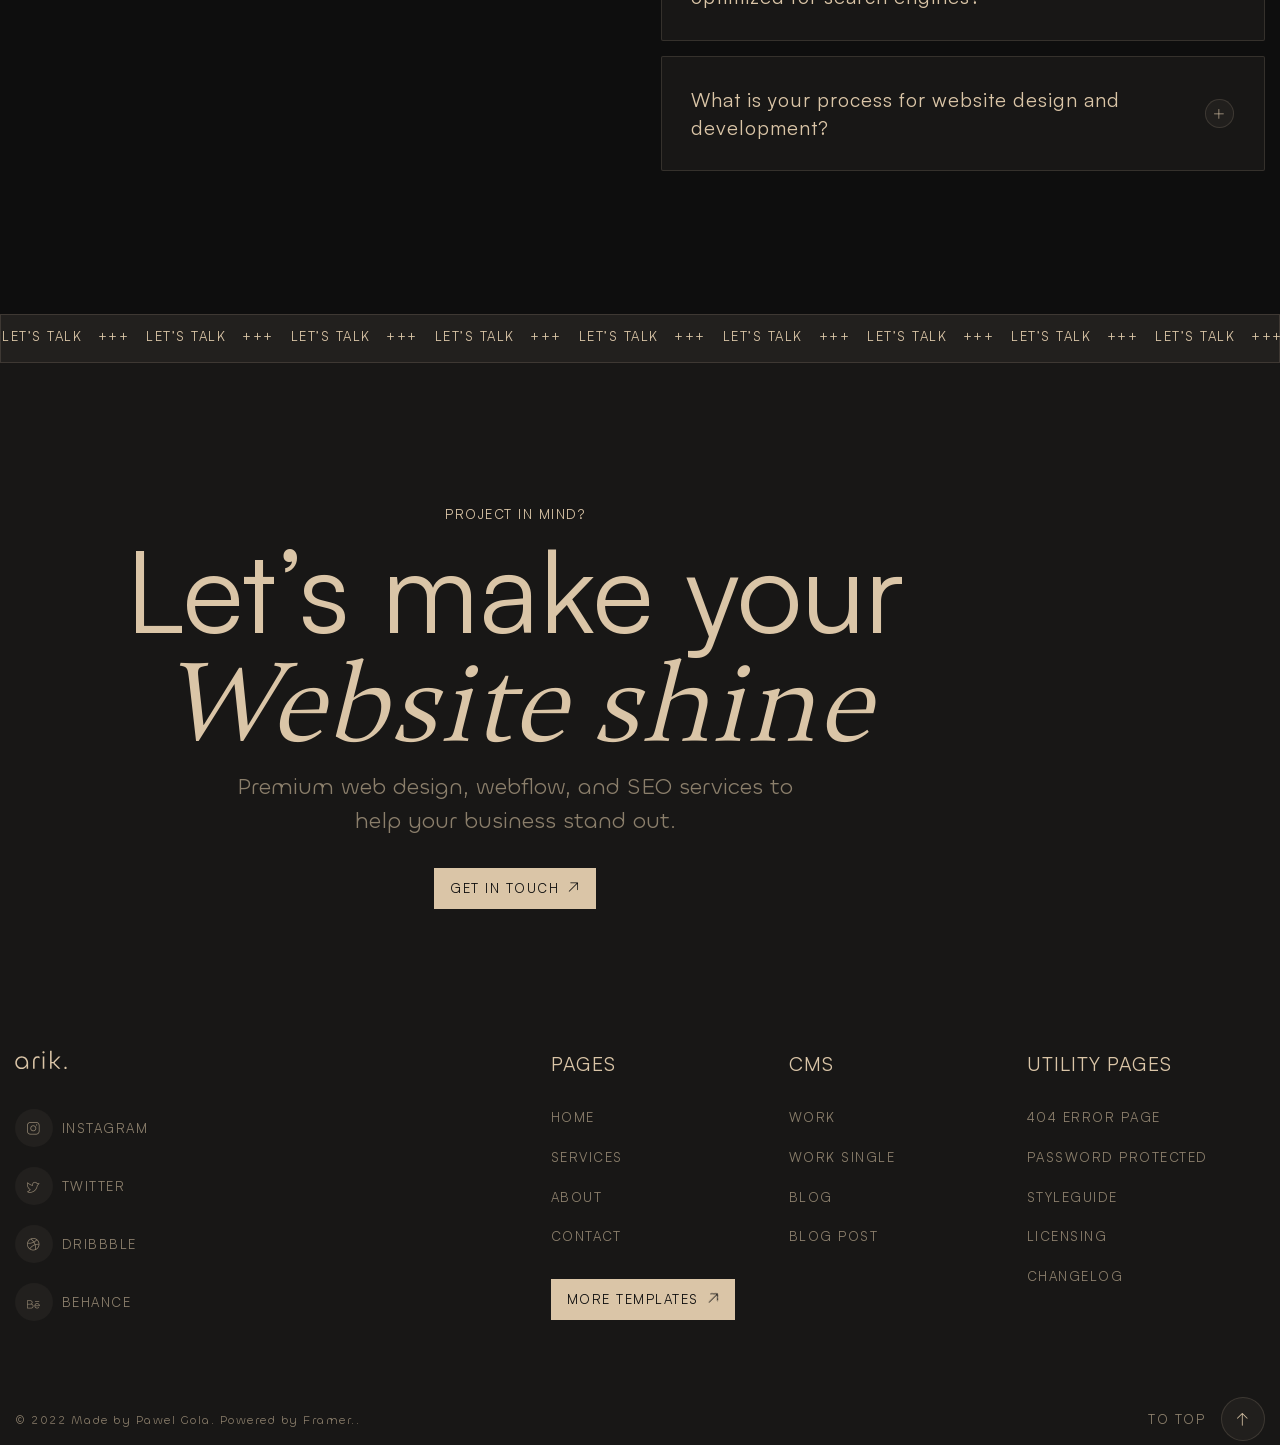
<file: price.html>
<!doctype html>
<html lang="en">
	<head>
		<meta charset="UTF-8">
		<meta name="viewport" content="width=device-width, initial-scale=1.0">
		<link rel="preload" href="./assets/fonts/Satoshi-Variable.woff2" as="font" type="font/woff2" crossorigin="anonymous">
		<link rel="preload" href="./assets/fonts/Gambetta-VariableItalic.woff2" as="font" type="font/woff2" crossorigin="anonymous">
		<link rel="preload" href="./assets/fonts/Gambetta-Variable.woff2" as="font" type="font/woff2" crossorigin="anonymous">
		<link rel="preload" href="./assets/fonts/Chillax-Variable.woff2" as="font" type="font/woff2" crossorigin="anonymous">
		<link rel="shortcut icon" href="./assets/img/favicon.ico">
		<title>price</title>
		<script type="module" crossorigin="" src="./js/price.min.js?v=1775583441560"></script>
		<link rel="modulepreload" crossorigin="" href="./js/common.min.js?v=1775583441560">
		<link rel="modulepreload" crossorigin="" href="./js/main.min.js?v=1775583441560">
		<link rel="modulepreload" crossorigin="" href="./js/blockhead.min.js?v=1775583441560">
		<link rel="stylesheet" crossorigin="" href="./css/main.min.css?v=1775583441560">
		<link rel="stylesheet" crossorigin="" href="./css/blockhead.min.css?v=1775583441560">
		<link rel="stylesheet" crossorigin="" href="./css/price.min.css?v=1775583441560">
		<link rel="stylesheet" crossorigin="" href="./css/borderblock.min.css?v=1775583441560">
		<link rel="stylesheet" crossorigin="" href="./css/label.min.css?v=1775583441560">
	</head>
	<body>
		<div class="wrapper">
			<header data-fls-header-scroll="" data-fls-header="" class="header">
				<div class="header__container">
					<div class="header__body">
						<div class="header__logo">
							<a class="header__link-logo" href="index.html">
								<img src="./assets/img/logo.svg" alt="Logo">
							</a>
						</div>
						<div class="header__menu menu">
							<nav class="menu__body">
								<ul class="menu__list">
									<li class="menu__item">
										<a href="services.html" class="menu__link">Services</a>
									</li>
									<li class="menu__item">
										<a href="work.html" class="menu__link">Work</a>
									</li>
									<li class="menu__item">
										<a href="about.html" class="menu__link">About</a>
									</li>
									<li class="menu__item">
										<a href="blog.html" class="menu__link">Blog</a>
									</li>
									<li class="menu__item">
										<a href="price.html" class="menu__link">Pages</a>
									</li>
								</ul>
							</nav>
						</div>
						<!--
<fetch url="@components/layout/menu/menu.json">
<each loop='item in response'>
</each>
</fetch>
-->
						<a data-fls-button="" href="contact.html" class="header__button button button--lite">Let’s talk</a>
						<button type="button" data-fls-menu="" class="icon-menu">
							<span></span>
						</button>
					</div>
				</div>
			</header>
			<main class="page">
				<div data-fls-price="" class="price">
					<section class="page__head-pricing">
						<div class="head-pricing__container">
							<div data-fls-blockhead="" class="head-pricing__blockhead blockhead blockhead--small">
								<span class="blockhead__label">Pricing</span>
								<h1 class="blockhead__title">
									Experience the Power of
									<span>Premium Webdesign</span>
								</h1>
								<div class="blockhead__text">
									<p>
										Choose a package that suits your needs and budget.
            Transparent pricing with no hidden fees.
									</p>
								</div>
							</div>
						</div>
					</section>
					<section class="page__pricing pricing">
						<div class="pricing__container">
							<div class="pricing__body">
								<div data-fls-borderblock="" class="pricing__card card-pricing">
									<div class="card-pricing__header">
										<h3 data-fls-label="" class="card-pricing__title">Lite</h3>
										<span class="card-pricing__price">$3900.00</span>
									</div>
									<div class="card-pricing__description">
										<p>
											Affordable web design package with a custom design, CMS integration, and responsive design for small
              businesses and startups.
										</p>
									</div>
									<ul data-fls-label="" class="card-pricing__features">
										<li>Concept</li>
										<li>Strategy</li>
										<li>Webdesign</li>
										<li>Prototype</li>
									</ul>
									<button class="card-pricing__button button button--lite" data-fls-button="">Get Started</button>
								</div>
								<div data-fls-borderblock="" class="pricing__card card-pricing">
									<span class="card-pricing__label">Popular</span>
									<div class="card-pricing__header">
										<h3 data-fls-label="" class="card-pricing__title">Premium</h3>
										<span class="card-pricing__price">$6900.00</span>
									</div>
									<div class="card-pricing__description">
										<p>
											Comprehensive web design package with UX/UI design, interactive prototype, Framer development, and CMS
              integration for medium businesses.
										</p>
									</div>
									<ul data-fls-label="" class="card-pricing__features">
										<li>Concept</li>
										<li>Strategy</li>
										<li>Webdesign</li>
										<li>Prototype</li>
									</ul>
									<button class="card-pricing__button button button--lite" data-fls-button="">Get Started</button>
								</div>
								<div data-fls-borderblock="" class="pricing__card card-pricing">
									<div class="card-pricing__header">
										<h3 data-fls-label="" class="card-pricing__title">Gold</h3>
										<span class="card-pricing__price">$9900.00</span>
									</div>
									<div class="card-pricing__description">
										<p>
											Elite web design package with SEO optimization, research, and SEO support for businesses looking to
              dominate their market.
										</p>
									</div>
									<ul data-fls-label="" class="card-pricing__features">
										<li>Webdesign</li>
										<li>Development</li>
										<li>Content</li>
										<li>SEO</li>
									</ul>
									<button class="card-pricing__button button button--lite" data-fls-button="">Get Started</button>
								</div>
							</div>
						</div>
					</section>
					<section class="page__questions questions">
						<div class="questions__container">
							<div class="questions__text">
								<span data-fls-label="" class="questions__label">FAQ</span>
								<h2 class="questions__title">Common
          Questions</h2>
							</div>
							<div class="questions__content content-faq">
								<div data-fls-spollers="" class="content-faq__spollers spollers">
									<details class="spollers__item">
										<summary class="spollers__title">What is the typical turnaround time for a website project?</summary>
										<div class="spollers__body">
											The timeline for a website project can vary depending on the complexity of the
              project and the specific requirements of the client. However, we work closely with our clients to
              establish a timeline that works for everyone and strive to deliver projects in a timely and efficient
              manner.
										</div>
									</details>
								</div>
								<div data-fls-spollers="" class="content-faq__spollers spollers">
									<details class="spollers__item">
										<summary class="spollers__title">
											Can you help with website maintenance and updates after the project is
              completed?
										</summary>
										<div class="spollers__body">
											Lorem ipsum, dolor sit amet consectetur adipisicing elit. Maiores amet, ad,
              ipsa, deserunt necessitatibus cum temporibus veritatis perferendis sed explicabo reiciendis omnis
              provident nesciunt nihil. Laborum facere obcaecati dolorum quas!
										</div>
									</details>
								</div>
								<div data-fls-spollers="" class="content-faq__spollers spollers">
									<details class="spollers__item">
										<summary class="spollers__title">How do you ensure that my website will be optimized for search engines?</summary>
										<div class="spollers__body">
											Lorem ipsum, dolor sit amet consectetur adipisicing elit. Maiores amet, ad,
              ipsa, deserunt necessitatibus cum temporibus veritatis perferendis sed explicabo reiciendis omnis
              provident nesciunt nihil. Laborum facere obcaecati dolorum quas!
										</div>
									</details>
								</div>
								<div data-fls-spollers="" class="content-faq__spollers spollers">
									<details class="spollers__item">
										<summary class="spollers__title">What is your process for website design and development?</summary>
										<div class="spollers__body">
											Lorem ipsum, dolor sit amet consectetur adipisicing elit. Maiores amet, ad,
              ipsa, deserunt necessitatibus cum temporibus veritatis perferendis sed explicabo reiciendis omnis
              provident nesciunt nihil. Laborum facere obcaecati dolorum quas!
										</div>
									</details>
								</div>
							</div>
						</div>
					</section>
				</div>
				<aside data-fls-letstalk="" class="letstalk">
					<div class="letstalk__marquee marquee-letstalk" data-fls-marquee="" data-fls-marquee-space="17" data-fls-marquee-direction="right" data-fls-marquee-speed="200">
						<div class="marquee-letstalk__item">Let’s talk</div>
					</div>
					<div class="letstalk__container">
						<div data-fls-watcher="" data-fls-watcher-once="" data-fls-blockhead="" class="letstalk__blockhead blockhead blockhead--cta">
							<span class="blockhead__label">Project in mind?</span>
							<h2 class="blockhead__title">
								Let’s make your
								<span>Website shine</span>
							</h2>
							<div class="blockhead__text">
								<p>Premium web design, webflow, and SEO services to help your business stand out.</p>
							</div>
							<a href="price.html" data-fls-button="" class="blockhead__button button button--lite button--icon-arrow button--icon-arrow-lu">Get
				in touch</a>
						</div>
					</div>
				</aside>
			</main>
			<footer data-fls-footer="" class="footer">
				<div class="footer__container">
					<div class="footer__top">
						<div class="footer__aside aside-footer">
							<div class="aside-footer__logo">
								<img src="./assets/img/logo.svg" alt="Logo">
							</div>
							<div data-fls-social="" class="aside-footer__social social social--vertical">
								<a href="#" target="_blank" class="social__item --icon-inst">Instagram</a>
								<a href="#" target="_blank" class="social__item --icon-tw">Twitter</a>
								<a href="#" target="_blank" class="social__item --icon-dribble">Dribbble</a>
								<a href="#" target="_blank" class="social__item --icon-behance">Behance</a>
							</div>
						</div>
						<div class="footer__columns">
							<div data-fls-spollers="767.98" class="footer__column column-footer">
								<details>
									<summary>
										<h3 class="column-footer__title">Pages</h3>
									</summary>
									<div class="column-footer__list">
										<div class="column-footer__item">
											<a href="index.html" class="column-footer__link">Home</a>
										</div>
										<div class="column-footer__item">
											<a href="services.html" class="column-footer__link">Services</a>
										</div>
										<div class="column-footer__item">
											<a href="about.html" class="column-footer__link">About</a>
										</div>
										<div class="column-footer__item">
											<a href="contact.html" class="column-footer__link">Contact</a>
										</div>
									</div>
								</details>
								<div data-fls-dynamic=".footer__top, 767.98, 2" class="column-footer__link">
									<a href="#" class="button button--lite button--icon-arrow button--icon-arrow-lu">More
							Templates</a>
								</div>
							</div>
							<div data-fls-spollers="767.98" class="footer__column column-footer">
								<details>
									<summary>
										<h3 class="column-footer__title">CMS</h3>
									</summary>
									<div class="column-footer__list">
										<div class="column-footer__item">
											<a href="work.html" class="column-footer__link">Work</a>
										</div>
										<div class="column-footer__item">
											<a href="space.html" class="column-footer__link">Work Single</a>
										</div>
										<div class="column-footer__item">
											<a href="blog.html" class="column-footer__link">Blog</a>
										</div>
										<div class="column-footer__item">
											<a href="blogsingle.html" class="column-footer__link">Blog Post</a>
										</div>
									</div>
								</details>
							</div>
							<div data-fls-spollers="767.98" class="footer__column column-footer">
								<details>
									<summary>
										<h3 class="column-footer__title">Utility Pages</h3>
									</summary>
									<div class="column-footer__list">
										<div class="column-footer__item">
											<a href="#" class="column-footer__link">404 Error Page</a>
										</div>
										<div class="column-footer__item">
											<a href="#" class="column-footer__link">Password Protected</a>
										</div>
										<div class="column-footer__item">
											<a href="#" class="column-footer__link">Styleguide</a>
										</div>
										<div class="column-footer__item">
											<a href="#" class="column-footer__link">Licensing</a>
										</div>
										<div class="column-footer__item">
											<a href="#" class="column-footer__link">Changelog</a>
										</div>
									</div>
								</details>
							</div>
						</div>
					</div>
					<div class="footer__bottom">
						<div class="footer__copyright">© 2022 Made by Pawel Gola. Powered by Framer..</div>
						<button data-fls-scrollto="main" class="footer__up footer__up--icon-arrow">To Top</button>
					</div>
				</div>
			</footer>
		</div>
	</body>
</html>
</file>
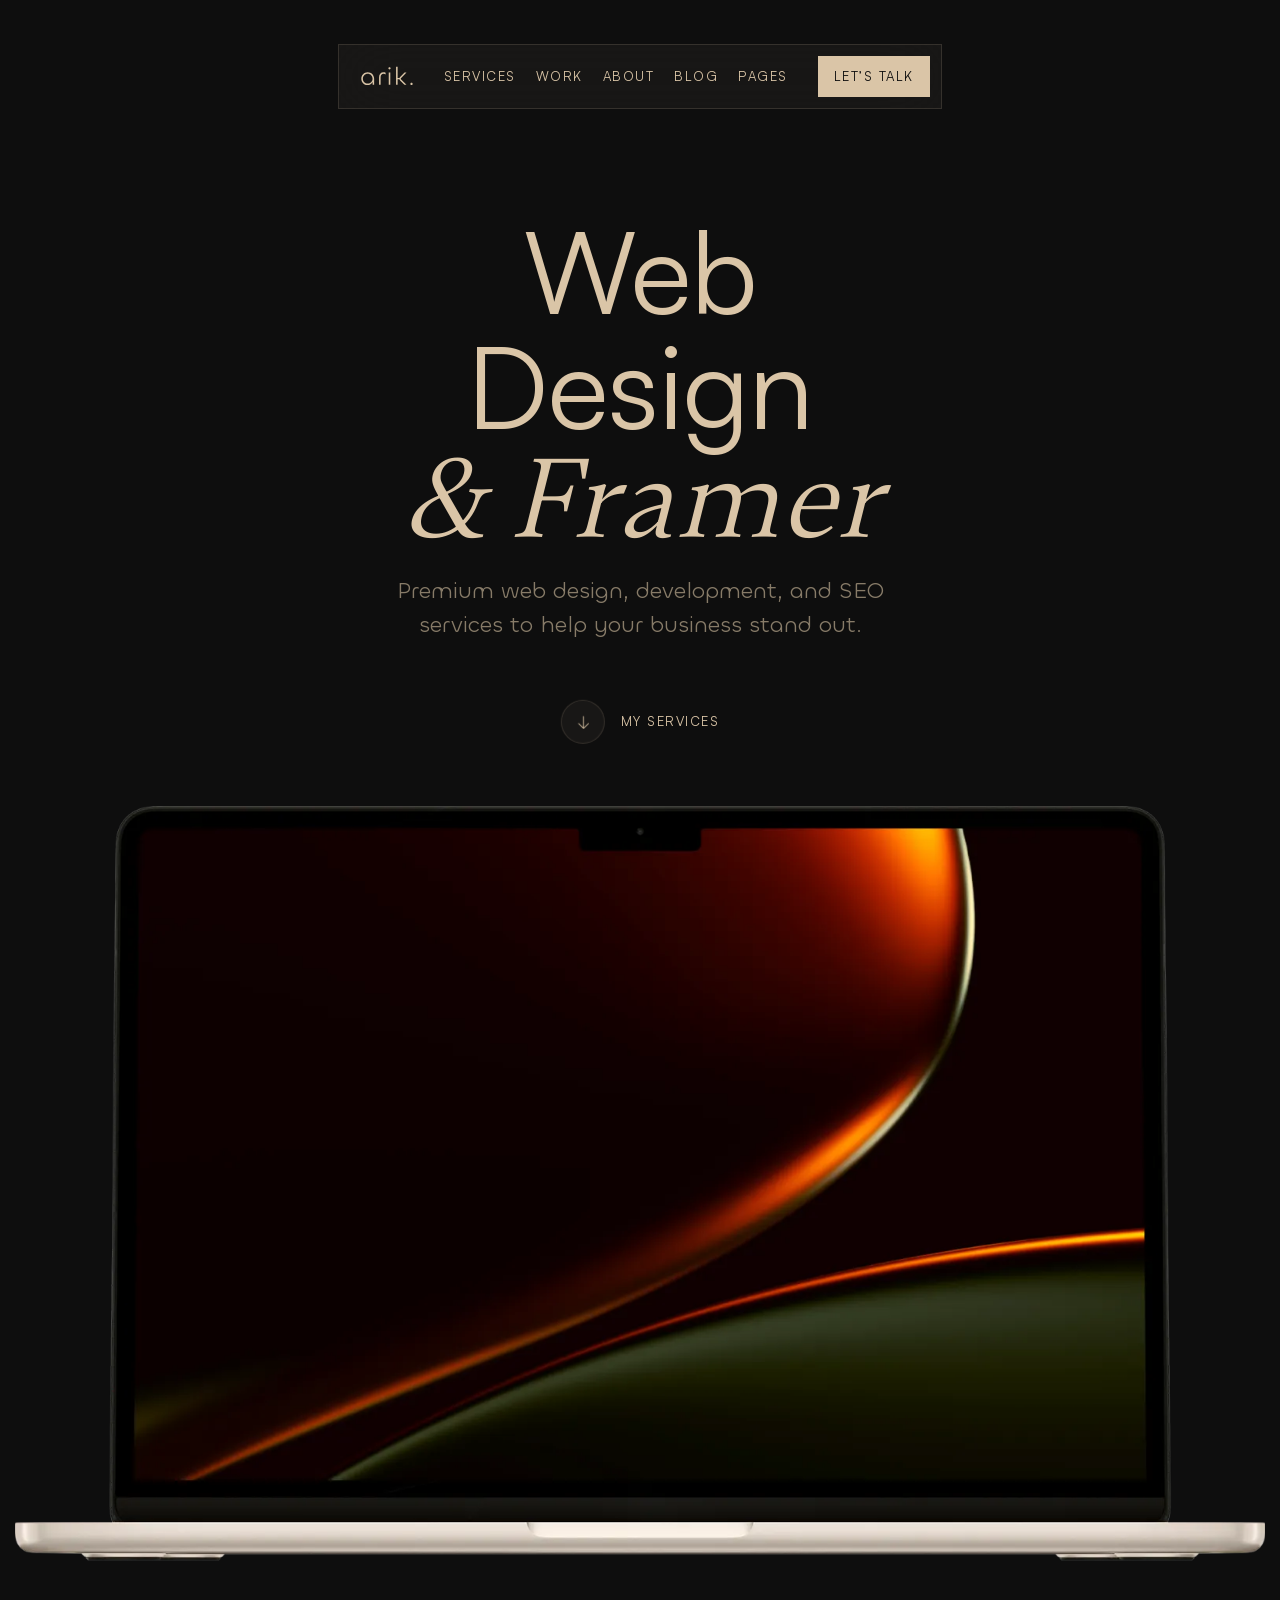
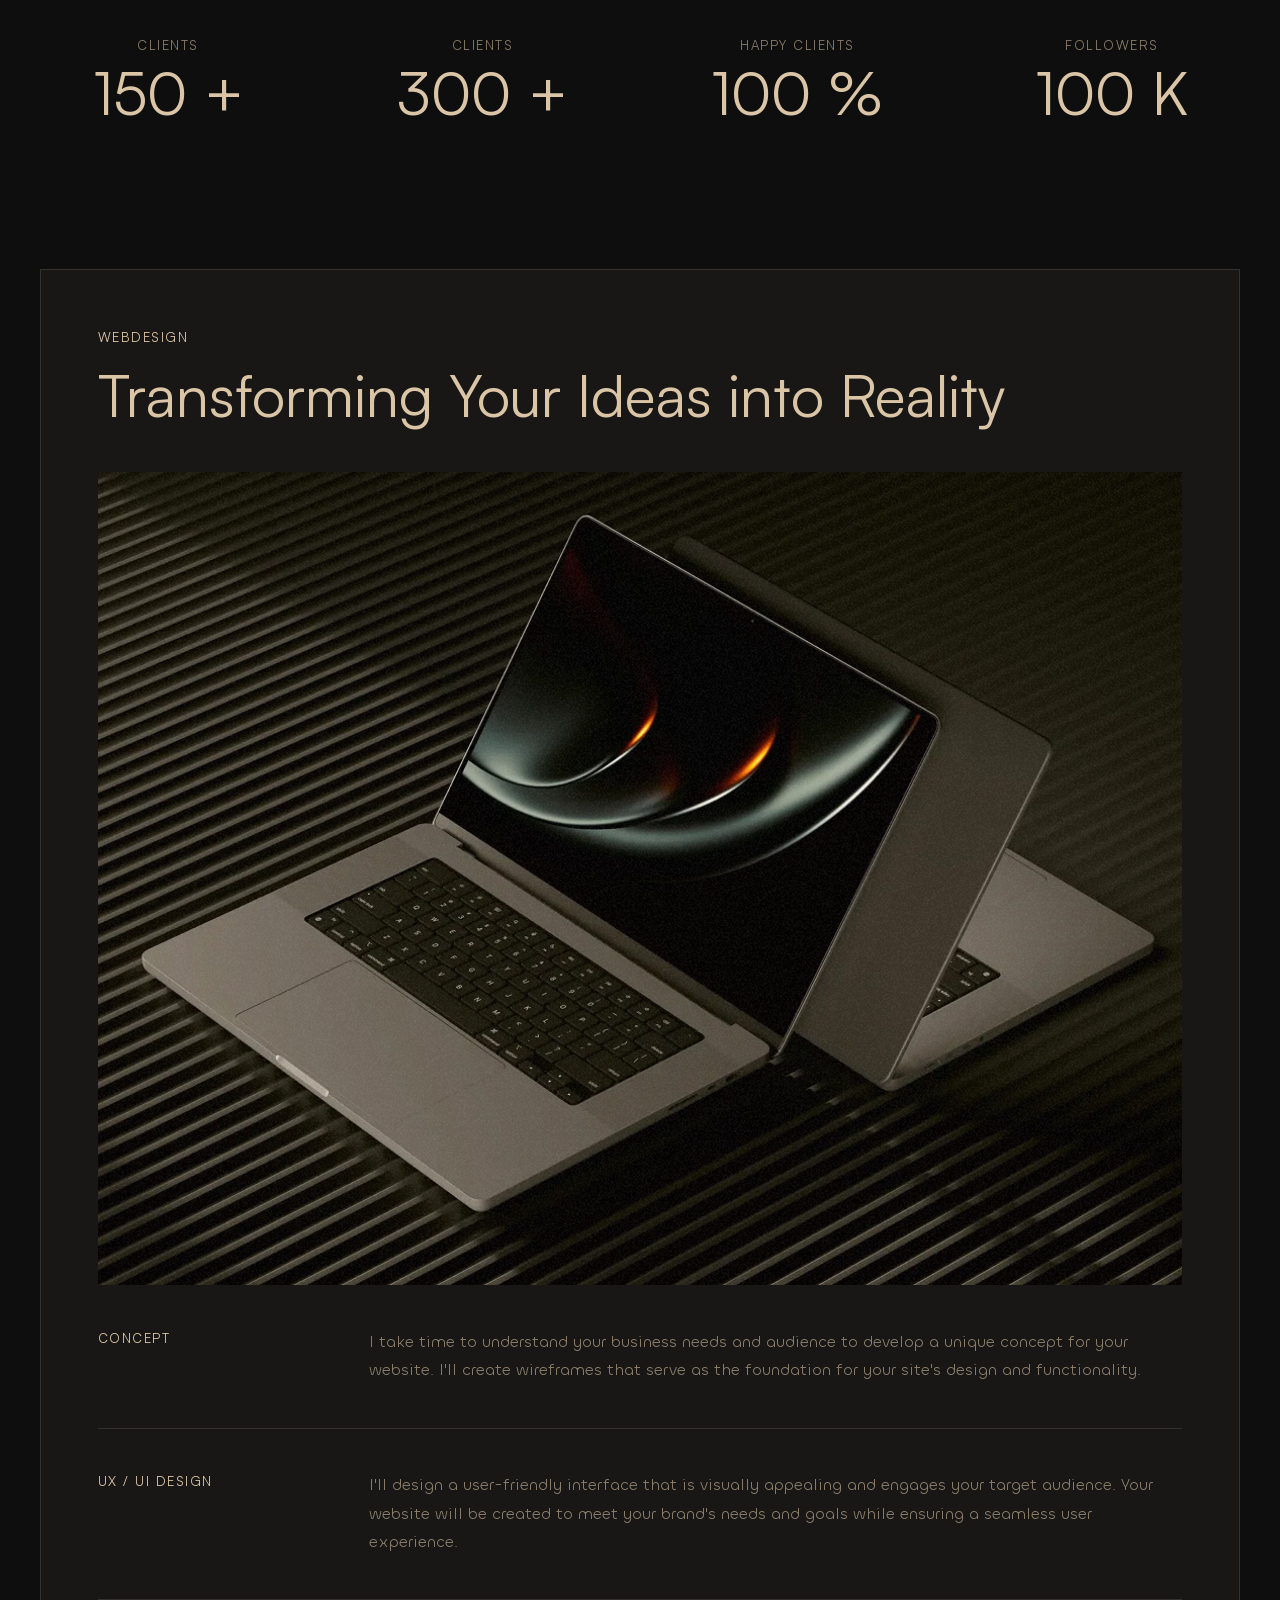
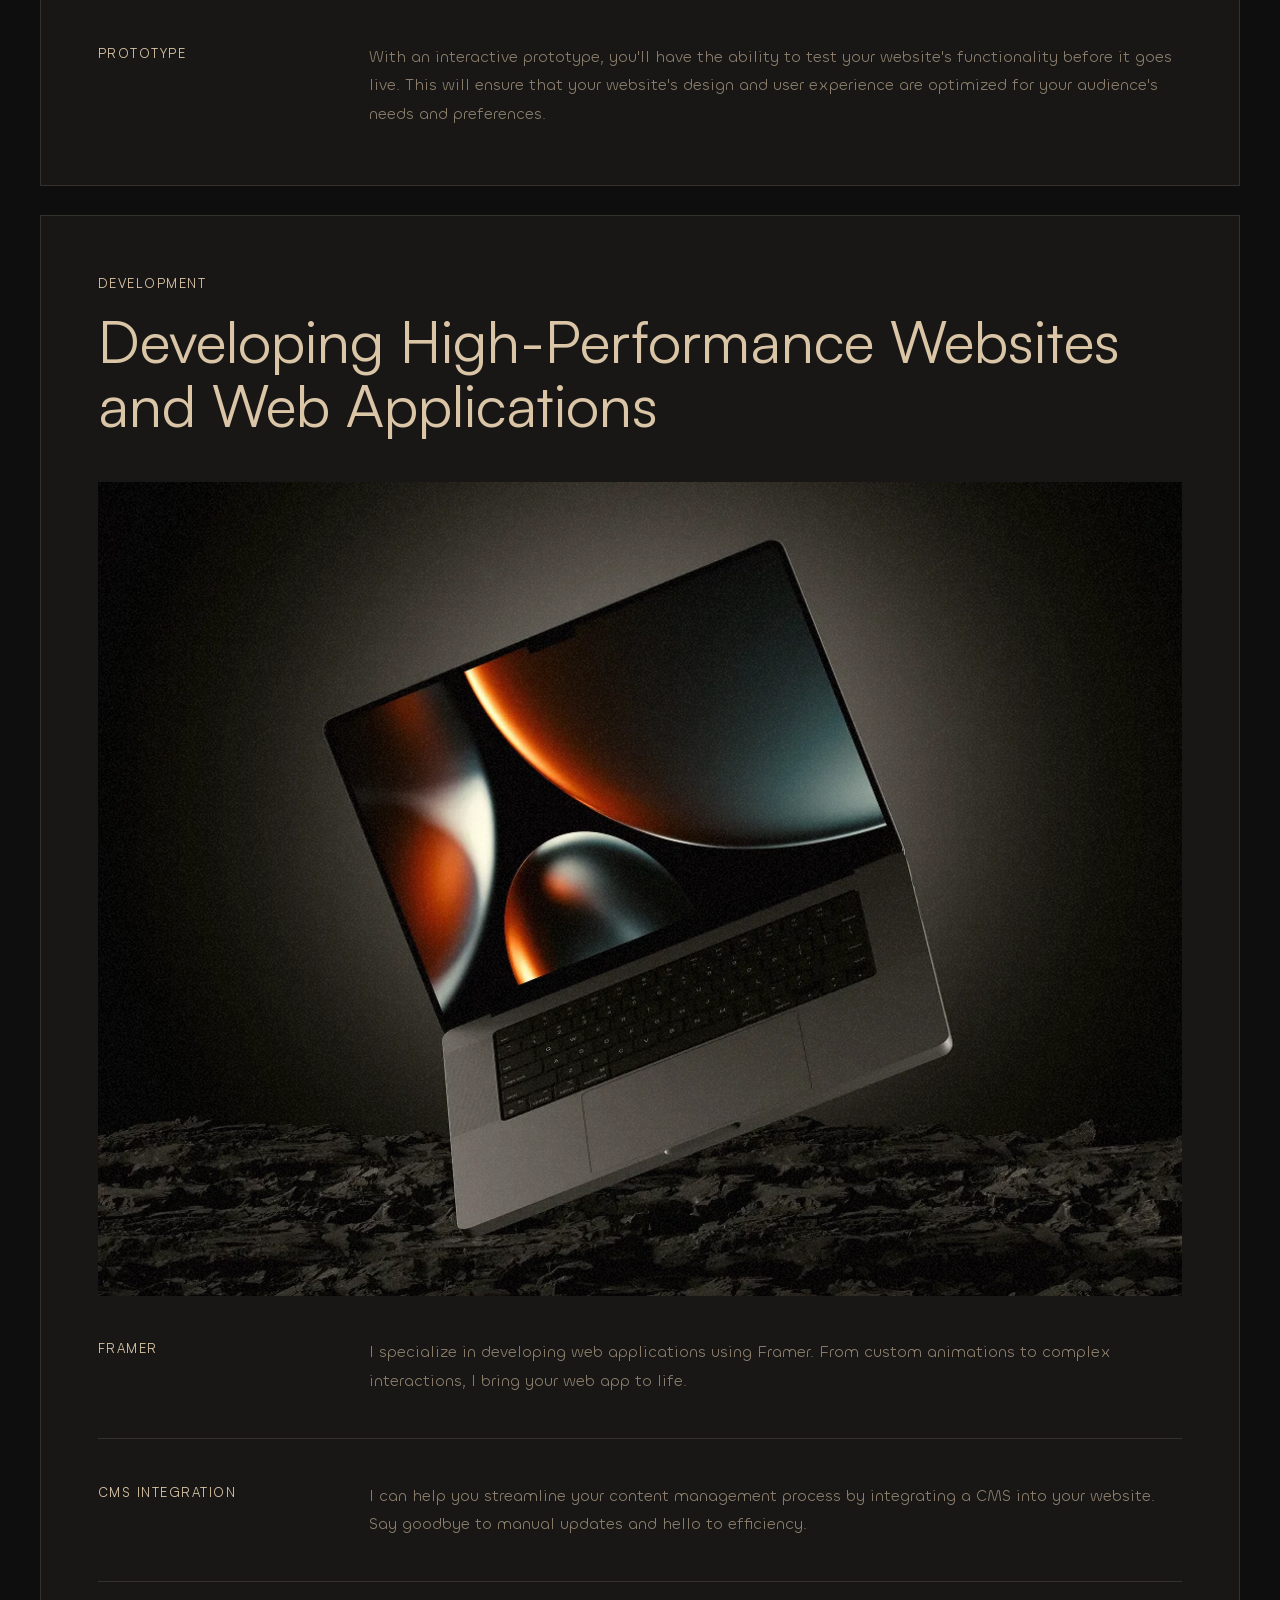
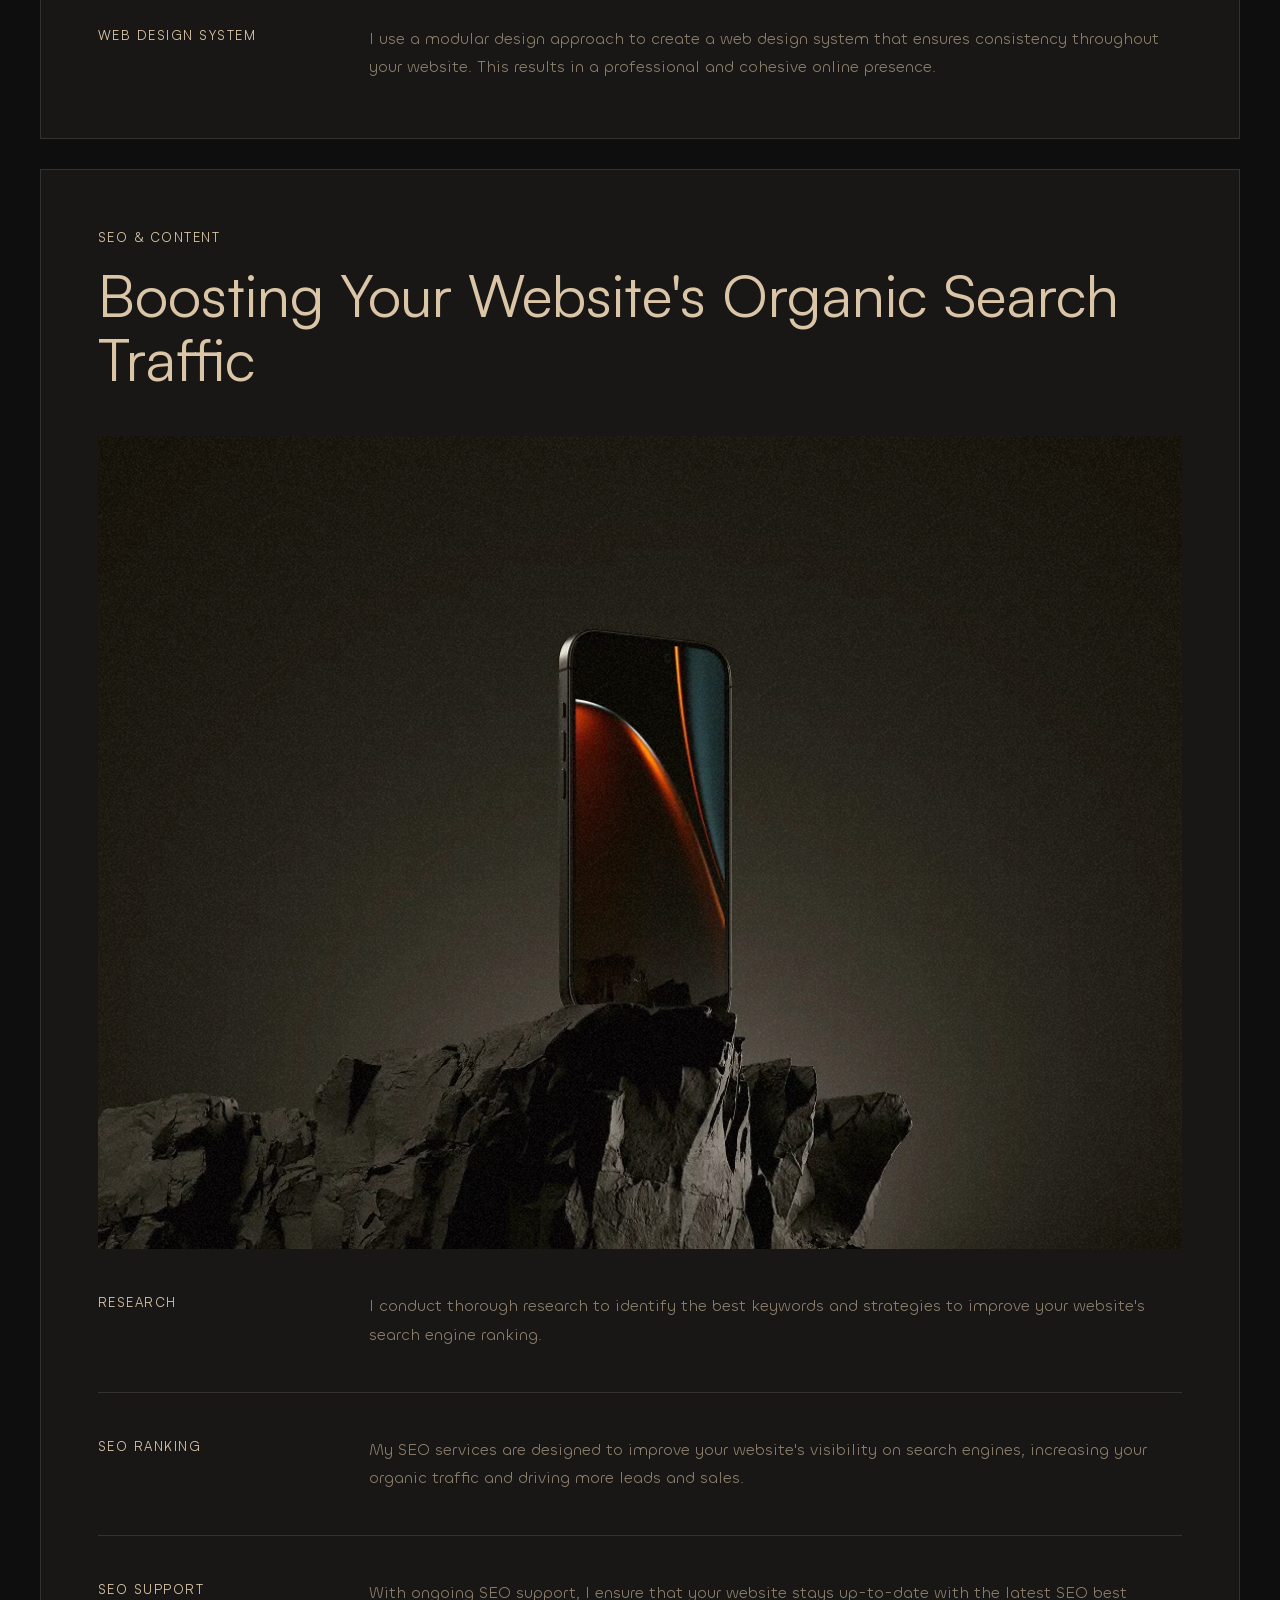
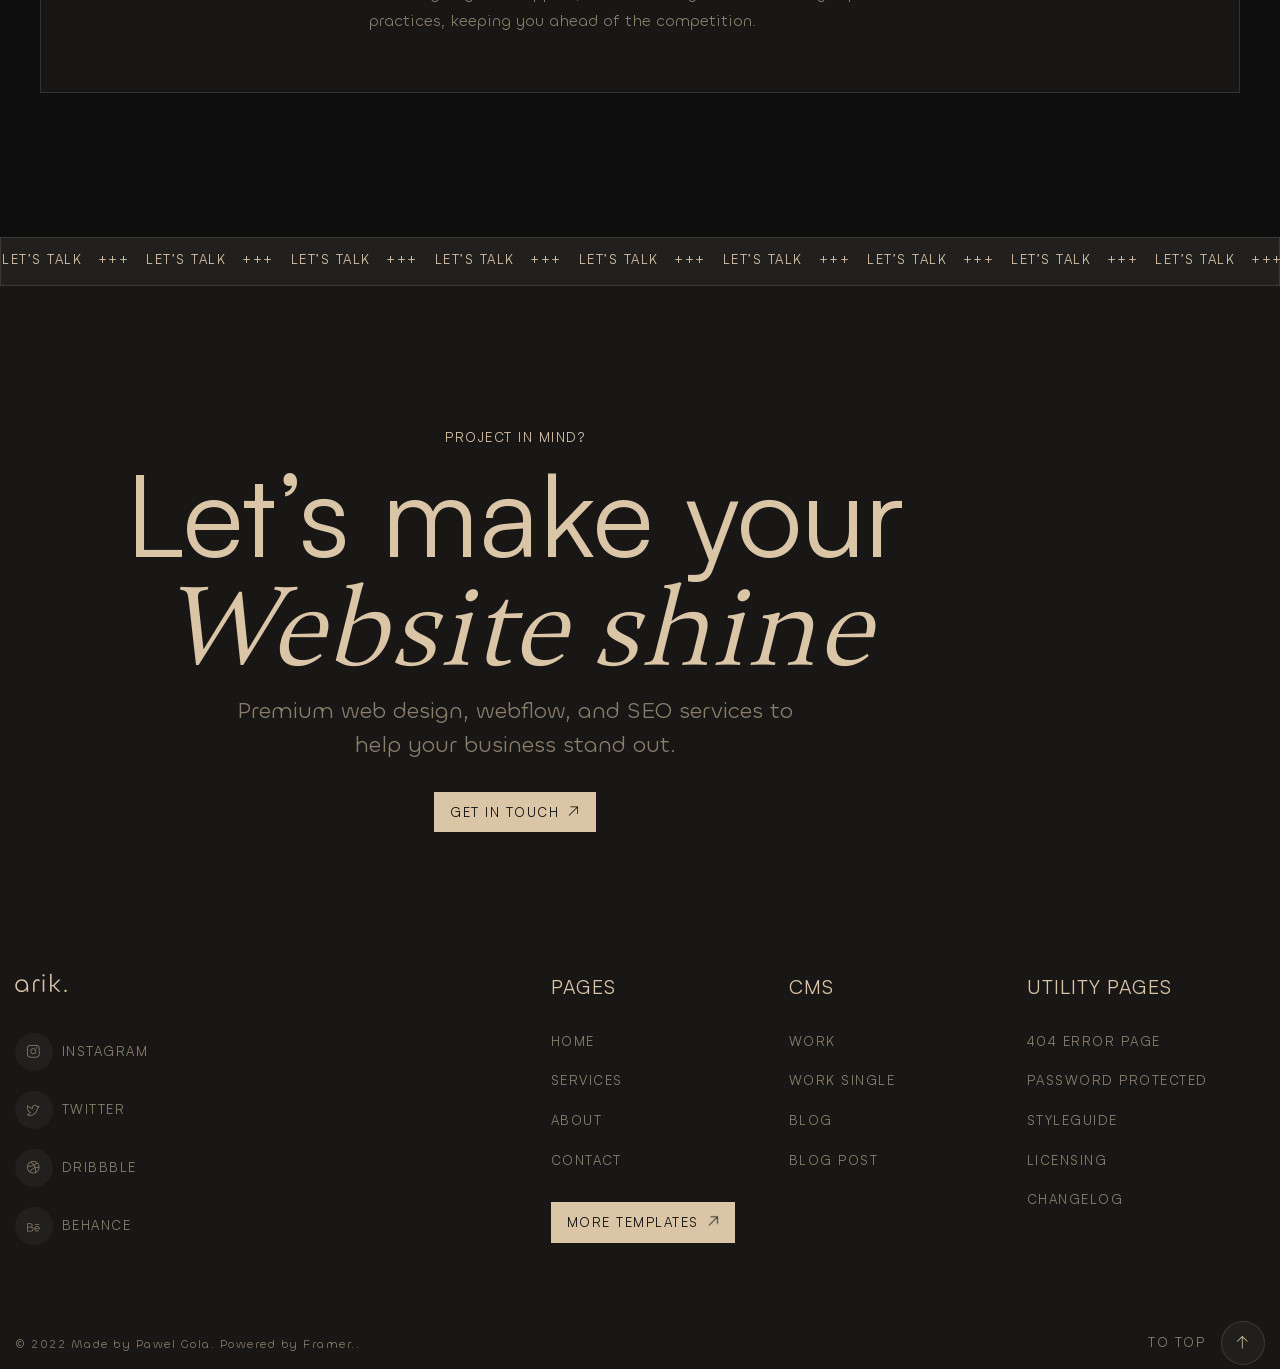
<file: services.html>
<!doctype html>
<html lang="en">
	<head>
		<meta charset="UTF-8">
		<meta name="viewport" content="width=device-width, initial-scale=1.0">
		<link rel="preload" href="./assets/fonts/Satoshi-Variable.woff2" as="font" type="font/woff2" crossorigin="anonymous">
		<link rel="preload" href="./assets/fonts/Gambetta-VariableItalic.woff2" as="font" type="font/woff2" crossorigin="anonymous">
		<link rel="preload" href="./assets/fonts/Gambetta-Variable.woff2" as="font" type="font/woff2" crossorigin="anonymous">
		<link rel="preload" href="./assets/fonts/Chillax-Variable.woff2" as="font" type="font/woff2" crossorigin="anonymous">
		<link rel="shortcut icon" href="./assets/img/favicon.ico">
		<title>Services</title>
		<script type="module" crossorigin="" src="./js/services.min.js?v=1775583441562"></script>
		<link rel="modulepreload" crossorigin="" href="./js/common.min.js?v=1775583441562">
		<link rel="modulepreload" crossorigin="" href="./js/main.min.js?v=1775583441562">
		<link rel="modulepreload" crossorigin="" href="./js/blockhead.min.js?v=1775583441562">
		<link rel="stylesheet" crossorigin="" href="./css/main.min.css?v=1775583441562">
		<link rel="stylesheet" crossorigin="" href="./css/blockhead.min.css?v=1775583441562">
		<link rel="stylesheet" crossorigin="" href="./css/services.min.css?v=1775583441562">
	</head>
	<body>
		<div class="wrapper">
			<header data-fls-header-scroll="" data-fls-header="" class="header">
				<div class="header__container">
					<div class="header__body">
						<div class="header__logo">
							<a class="header__link-logo" href="index.html">
								<img src="./assets/img/logo.svg" alt="Logo">
							</a>
						</div>
						<div class="header__menu menu">
							<nav class="menu__body">
								<ul class="menu__list">
									<li class="menu__item">
										<a href="services.html" class="menu__link">Services</a>
									</li>
									<li class="menu__item">
										<a href="work.html" class="menu__link">Work</a>
									</li>
									<li class="menu__item">
										<a href="about.html" class="menu__link">About</a>
									</li>
									<li class="menu__item">
										<a href="blog.html" class="menu__link">Blog</a>
									</li>
									<li class="menu__item">
										<a href="price.html" class="menu__link">Pages</a>
									</li>
								</ul>
							</nav>
						</div>
						<!--
<fetch url="@components/layout/menu/menu.json">
<each loop='item in response'>
</each>
</fetch>
-->
						<a data-fls-button="" href="contact.html" class="header__button button button--lite">Let’s talk</a>
						<button type="button" data-fls-menu="" class="icon-menu">
							<span></span>
						</button>
					</div>
				</div>
			</header>
			<main class="page">
				<div data-fls-services="" class="services">
					<section class="page__hero-services hero-services">
						<div class="hero-services__container">
							<div data-fls-blockhead="" class="hero-services__blockhead blockhead">
								<h2 class="blockhead__title">
									Web
									<br>
									Design
									<span>& Framer</span>
								</h2>
								<div class="blockhead__text">
									<p>
										Premium web design, development, and SEO services to help your business stand out.
									</p>
								</div>
							</div>
							<div class="hero-services__arrow">My Services</div>
							<figure class="hero-services__media">
								<picture>
									<source media="(max-width: 600px)" srcset="./assets/img/services/hero-600.webp" type="image/webp">
									<source media="(max-width: 1200px)" srcset="./assets/img/services/hero-1200.webp" type="image/webp">
									<img alt="hero_laptop" class="hero-services__image" src="./assets/img/services/hero.webp">
								</picture>
							</figure>
						</div>
					</section>
					<section class="page__stats stats">
						<div class="stats__container">
							<div data-fls-watcher="" class="stats__body">
								<div class="stats__item">
									<div class="stats__label">Clients</div>
									<div class="stats__number">
										<span data-fls-digcounter="" data-fls-digcounter-speed="1000">150</span>
										+
									</div>
								</div>
								<div class="stats__item">
									<div class="stats__label">Clients</div>
									<div class="stats__number">
										<span data-fls-digcounter="" data-fls-digcounter-speed="1000">300</span>
										+
									</div>
								</div>
								<div class="stats__item">
									<div class="stats__label">Happy Clients</div>
									<div class="stats__number">
										<span data-fls-digcounter="" data-fls-digcounter-speed="1000">100</span>
										%
									</div>
								</div>
								<div class="stats__item">
									<div class="stats__label">Followers</div>
									<div class="stats__number">
										<span data-fls-digcounter="" data-fls-digcounter-speed="1000">100</span>
										K
									</div>
								</div>
							</div>
						</div>
					</section>
					<section class="page__skill-services skill-services">
						<div class="skill-services__container">
							<div class="skill-services__body">
								<div class="skill-services__card card-services">
									<div class="card-services__top">
										<div class="card-services__label">Webdesign</div>
										<h2 class="card-services__title">Transforming Your Ideas into Reality</h2>
									</div>
									<div class="card-services__media">
										<picture>
											<source media="(max-width: 600px)" srcset="./assets/img/services/skill/01-600.webp" type="image/webp">
											<img alt="skill" src="./assets/img/services/skill/01.webp">
										</picture>
									</div>
									<div class="card-services__content">
										<div class="card-services__item">
											<div class="card-services__name">Concept</div>
											<div class="card-services__description">
												I take time to understand your business needs and audience to
                develop a unique concept for your website. I'll create wireframes that serve as the foundation for your
                site's design and functionality.
											</div>
										</div>
										<div class="card-services__item">
											<div class="card-services__name">UX / Ui Design</div>
											<div class="card-services__description">
												I'll design a user-friendly interface that is visually appealing
                and
                engages your target audience. Your website will be created to meet your brand's needs and goals while
                ensuring a seamless user experience.
											</div>
										</div>
										<div class="card-services__item">
											<div class="card-services__name">Prototype</div>
											<div class="card-services__description">
												With an interactive prototype, you'll have the ability to test
                your
                website's functionality before it goes live. This will ensure that your website's design and user
                experience are optimized for your audience's needs and preferences.
											</div>
										</div>
									</div>
								</div>
								<div class="skill-services__card card-services">
									<div class="card-services__top">
										<div class="card-services__label">Development</div>
										<h2 class="card-services__title">Developing High-Performance Websites and Web Applications</h2>
									</div>
									<div class="card-services__media">
										<picture>
											<source media="(max-width: 600px)" srcset="./assets/img/services/skill/02-600.webp" type="image/webp">
											<img alt="skill" src="./assets/img/services/skill/02.webp">
										</picture>
									</div>
									<div class="card-services__content">
										<div class="card-services__item">
											<div class="card-services__name">Framer</div>
											<div class="card-services__description">
												I specialize in developing web applications using Framer. From
                custom animations to complex interactions, I bring your web app to life.
											</div>
										</div>
										<div class="card-services__item">
											<div class="card-services__name">CMS Integration</div>
											<div class="card-services__description">
												I can help you streamline your content management process by
                integrating a CMS into your website. Say goodbye to manual updates and hello to efficiency.
											</div>
										</div>
										<div class="card-services__item">
											<div class="card-services__name">WEb Design System</div>
											<div class="card-services__description">
												I use a modular design approach to create a web design system that
                ensures consistency throughout your website. This results in a professional and cohesive online
                presence.
											</div>
										</div>
									</div>
								</div>
								<div class="skill-services__card card-services">
									<div class="card-services__top">
										<div class="card-services__label">SEO & content</div>
										<h2 class="card-services__title">Boosting Your Website's Organic Search Traffic</h2>
									</div>
									<div class="card-services__media">
										<picture>
											<source media="(max-width: 600px)" srcset="./assets/img/services/skill/03-600.webp" type="image/webp">
											<img alt="skill" src="./assets/img/services/skill/03.webp">
										</picture>
									</div>
									<div class="card-services__content">
										<div class="card-services__item">
											<div class="card-services__name">Research</div>
											<div class="card-services__description">
												I conduct thorough research to identify the best keywords and
                strategies to improve your website's search engine ranking.
											</div>
										</div>
										<div class="card-services__item">
											<div class="card-services__name">SEo Ranking</div>
											<div class="card-services__description">
												My SEO services are designed to improve your website's visibility
                on
                search engines, increasing your organic traffic and driving more leads and sales.
											</div>
										</div>
										<div class="card-services__item">
											<div class="card-services__name">SEO Support</div>
											<div class="card-services__description">
												With ongoing SEO support, I ensure that your website stays
                up-to-date with the latest SEO best practices, keeping you ahead of the competition.
											</div>
										</div>
									</div>
								</div>
							</div>
						</div>
					</section>
					<aside data-fls-letstalk="" class="letstalk">
						<div class="letstalk__marquee marquee-letstalk" data-fls-marquee="" data-fls-marquee-space="17" data-fls-marquee-direction="right" data-fls-marquee-speed="200">
							<div class="marquee-letstalk__item">Let’s talk</div>
						</div>
						<div class="letstalk__container">
							<div data-fls-watcher="" data-fls-watcher-once="" data-fls-blockhead="" class="letstalk__blockhead blockhead blockhead--cta">
								<span class="blockhead__label">Project in mind?</span>
								<h2 class="blockhead__title">
									Let’s make your
									<span>Website shine</span>
								</h2>
								<div class="blockhead__text">
									<p>Premium web design, webflow, and SEO services to help your business stand out.</p>
								</div>
								<a href="price.html" data-fls-button="" class="blockhead__button button button--lite button--icon-arrow button--icon-arrow-lu">Get
				in touch</a>
							</div>
						</div>
					</aside>
				</div>
			</main>
			<footer data-fls-footer="" class="footer">
				<div class="footer__container">
					<div class="footer__top">
						<div class="footer__aside aside-footer">
							<div class="aside-footer__logo">
								<img src="./assets/img/logo.svg" alt="Logo">
							</div>
							<div data-fls-social="" class="aside-footer__social social social--vertical">
								<a href="#" target="_blank" class="social__item --icon-inst">Instagram</a>
								<a href="#" target="_blank" class="social__item --icon-tw">Twitter</a>
								<a href="#" target="_blank" class="social__item --icon-dribble">Dribbble</a>
								<a href="#" target="_blank" class="social__item --icon-behance">Behance</a>
							</div>
						</div>
						<div class="footer__columns">
							<div data-fls-spollers="767.98" class="footer__column column-footer">
								<details>
									<summary>
										<h3 class="column-footer__title">Pages</h3>
									</summary>
									<div class="column-footer__list">
										<div class="column-footer__item">
											<a href="index.html" class="column-footer__link">Home</a>
										</div>
										<div class="column-footer__item">
											<a href="services.html" class="column-footer__link">Services</a>
										</div>
										<div class="column-footer__item">
											<a href="about.html" class="column-footer__link">About</a>
										</div>
										<div class="column-footer__item">
											<a href="contact.html" class="column-footer__link">Contact</a>
										</div>
									</div>
								</details>
								<div data-fls-dynamic=".footer__top, 767.98, 2" class="column-footer__link">
									<a href="#" class="button button--lite button--icon-arrow button--icon-arrow-lu">More
							Templates</a>
								</div>
							</div>
							<div data-fls-spollers="767.98" class="footer__column column-footer">
								<details>
									<summary>
										<h3 class="column-footer__title">CMS</h3>
									</summary>
									<div class="column-footer__list">
										<div class="column-footer__item">
											<a href="work.html" class="column-footer__link">Work</a>
										</div>
										<div class="column-footer__item">
											<a href="space.html" class="column-footer__link">Work Single</a>
										</div>
										<div class="column-footer__item">
											<a href="blog.html" class="column-footer__link">Blog</a>
										</div>
										<div class="column-footer__item">
											<a href="blogsingle.html" class="column-footer__link">Blog Post</a>
										</div>
									</div>
								</details>
							</div>
							<div data-fls-spollers="767.98" class="footer__column column-footer">
								<details>
									<summary>
										<h3 class="column-footer__title">Utility Pages</h3>
									</summary>
									<div class="column-footer__list">
										<div class="column-footer__item">
											<a href="#" class="column-footer__link">404 Error Page</a>
										</div>
										<div class="column-footer__item">
											<a href="#" class="column-footer__link">Password Protected</a>
										</div>
										<div class="column-footer__item">
											<a href="#" class="column-footer__link">Styleguide</a>
										</div>
										<div class="column-footer__item">
											<a href="#" class="column-footer__link">Licensing</a>
										</div>
										<div class="column-footer__item">
											<a href="#" class="column-footer__link">Changelog</a>
										</div>
									</div>
								</details>
							</div>
						</div>
					</div>
					<div class="footer__bottom">
						<div class="footer__copyright">© 2022 Made by Pawel Gola. Powered by Framer..</div>
						<button data-fls-scrollto="main" class="footer__up footer__up--icon-arrow">To Top</button>
					</div>
				</div>
			</footer>
		</div>
	</body>
</html>
</file>
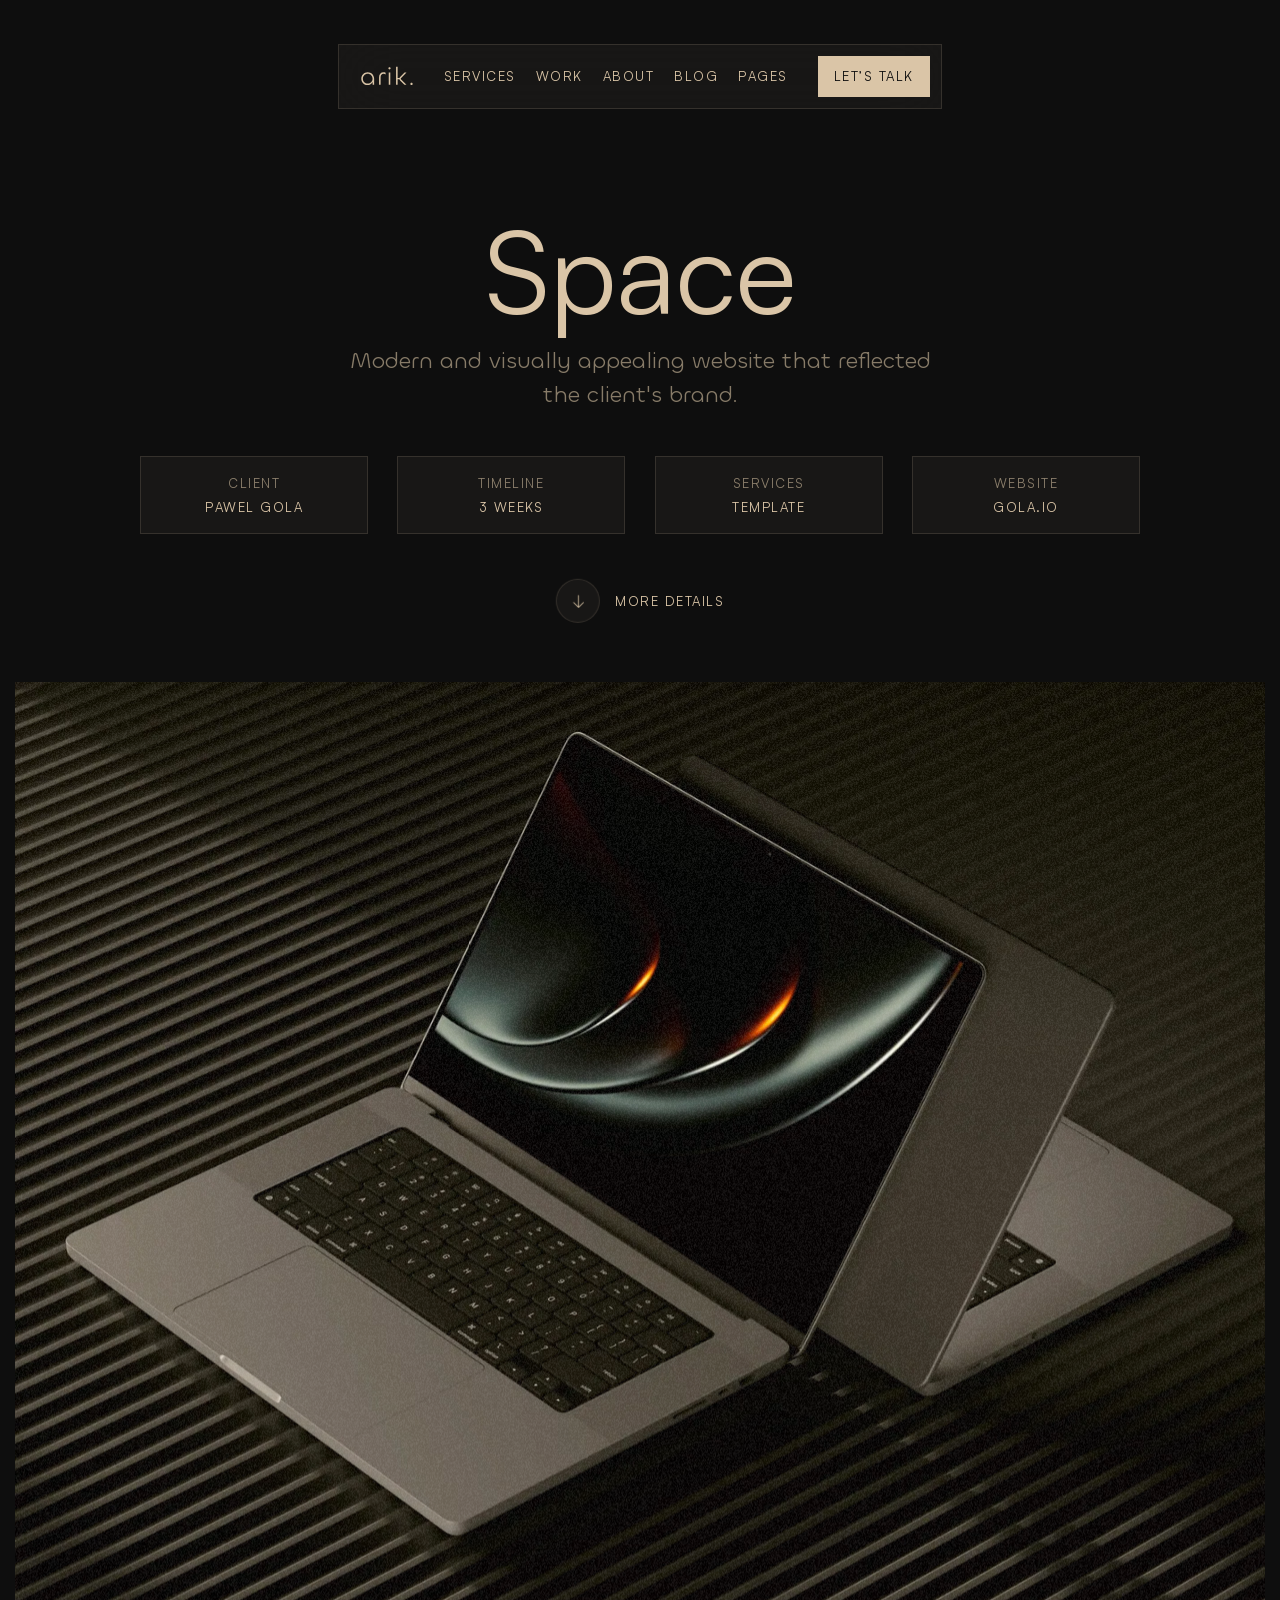
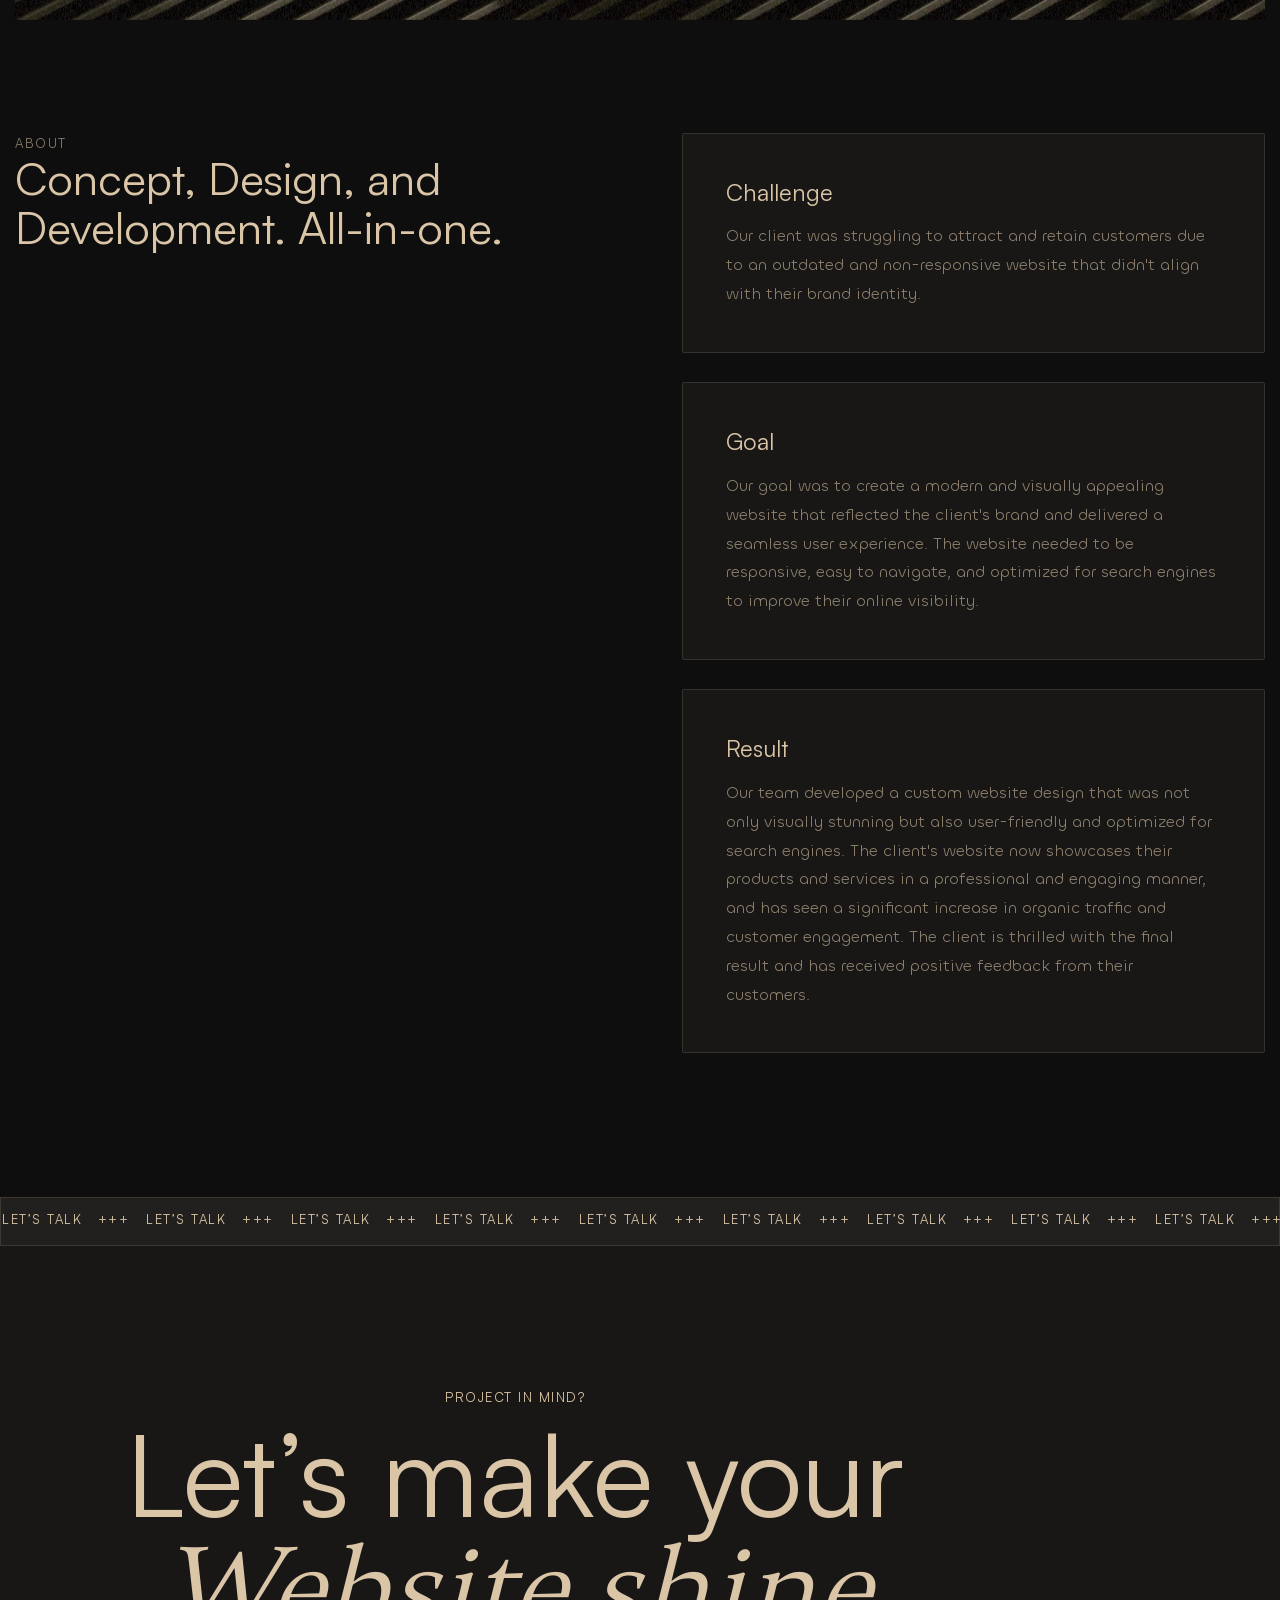
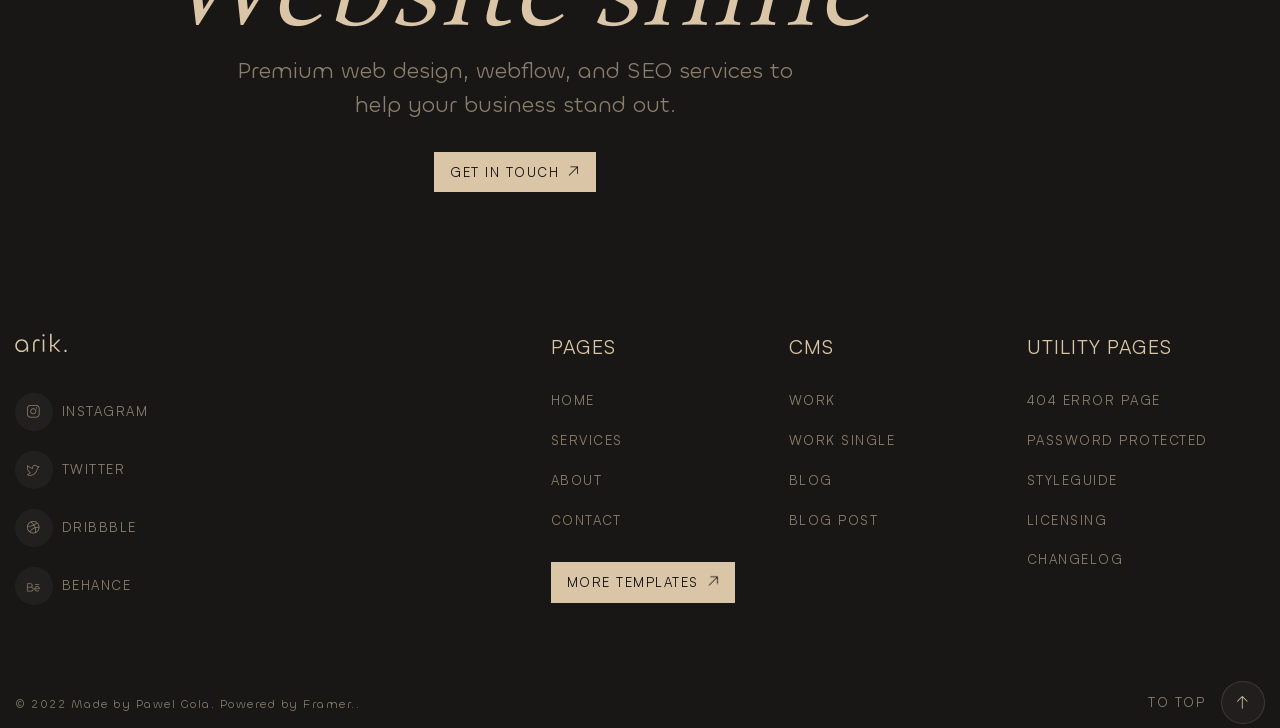
<file: space.html>
<!doctype html>
<html lang="en">
	<head>
		<meta charset="UTF-8">
		<meta name="viewport" content="width=device-width, initial-scale=1.0">
		<link rel="preload" href="./assets/fonts/Satoshi-Variable.woff2" as="font" type="font/woff2" crossorigin="anonymous">
		<link rel="preload" href="./assets/fonts/Gambetta-VariableItalic.woff2" as="font" type="font/woff2" crossorigin="anonymous">
		<link rel="preload" href="./assets/fonts/Gambetta-Variable.woff2" as="font" type="font/woff2" crossorigin="anonymous">
		<link rel="preload" href="./assets/fonts/Chillax-Variable.woff2" as="font" type="font/woff2" crossorigin="anonymous">
		<link rel="shortcut icon" href="./assets/img/favicon.ico">
		<title>space</title>
		<script type="module" crossorigin="" src="./js/space.min.js?v=1775583441563"></script>
		<link rel="modulepreload" crossorigin="" href="./js/common.min.js?v=1775583441563">
		<link rel="modulepreload" crossorigin="" href="./js/main.min.js?v=1775583441563">
		<link rel="modulepreload" crossorigin="" href="./js/blockhead.min.js?v=1775583441563">
		<link rel="stylesheet" crossorigin="" href="./css/main.min.css?v=1775583441563">
		<link rel="stylesheet" crossorigin="" href="./css/blockhead.min.css?v=1775583441563">
		<link rel="stylesheet" crossorigin="" href="./css/space.min.css?v=1775583441563">
		<link rel="stylesheet" crossorigin="" href="./css/borderblock.min.css?v=1775583441563">
		<link rel="stylesheet" crossorigin="" href="./css/label.min.css?v=1775583441563">
	</head>
	<body>
		<div class="wrapper">
			<header data-fls-header-scroll="" data-fls-header="" class="header">
				<div class="header__container">
					<div class="header__body">
						<div class="header__logo">
							<a class="header__link-logo" href="index.html">
								<img src="./assets/img/logo.svg" alt="Logo">
							</a>
						</div>
						<div class="header__menu menu">
							<nav class="menu__body">
								<ul class="menu__list">
									<li class="menu__item">
										<a href="services.html" class="menu__link">Services</a>
									</li>
									<li class="menu__item">
										<a href="work.html" class="menu__link">Work</a>
									</li>
									<li class="menu__item">
										<a href="about.html" class="menu__link">About</a>
									</li>
									<li class="menu__item">
										<a href="blog.html" class="menu__link">Blog</a>
									</li>
									<li class="menu__item">
										<a href="price.html" class="menu__link">Pages</a>
									</li>
								</ul>
							</nav>
						</div>
						<!--
<fetch url="@components/layout/menu/menu.json">
<each loop='item in response'>
</each>
</fetch>
-->
						<a data-fls-button="" href="contact.html" class="header__button button button--lite">Let’s talk</a>
						<button type="button" data-fls-menu="" class="icon-menu">
							<span></span>
						</button>
					</div>
				</div>
			</header>
			<main class="page">
				<div data-fls-space="" class="space">
					<section class="page__top-space top-space">
						<div class="top-space__container">
							<div data-fls-blockhead="" class="top-space__blockhead blockhead">
								<h1 class="blockhead__title">Space</h1>
								<div class="blockhead__text">
									<p>Modern and visually appealing website that reflected the client's brand.</p>
								</div>
							</div>
							<div class="top-space__body">
								<div class="top-space__items">
									<div class="top-space__item item-space">
										<div data-fls-label="" class="item-space__label">Client</div>
										<div data-fls-label="" class="item-space__value">Pawel Gola</div>
									</div>
									<div class="top-space__item item-space">
										<div data-fls-label="" class="item-space__label">Timeline</div>
										<div data-fls-label="" class="item-space__value">3 Weeks</div>
									</div>
									<div class="top-space__item item-space">
										<div data-fls-label="" class="item-space__label">Services</div>
										<div data-fls-label="" class="item-space__value">Template</div>
									</div>
									<div class="top-space__item item-space">
										<div data-fls-label="" class="item-space__label">Website</div>
										<div data-fls-label="" class="item-space__value">gola.io</div>
									</div>
								</div>
								<div data-fls-label="" class="top-space__arrow">More Details</div>
							</div>
						</div>
					</section>
					<section class="page__about-space about-space">
						<div class="about-space__container">
							<div class="about-space__media">
								<picture>
									<source media="(max-width: 600px)" srcset="./assets/img/space/01-600.webp" type="image/webp">
									<source media="(max-width: 1200px)" srcset="./assets/img/space/01-1200.webp" type="image/webp">
									<img alt="Space" src="./assets/img/space/01.webp">
								</picture>
							</div>
							<div class="about-space__body">
								<div class="about-space__text">
									<span data-fls-label="" class="about-space__label">About</span>
									<h2 class="about-space__title">Concept, Design, and Development. All-in-one.</h2>
								</div>
								<div class="about-space__items">
									<div data-fls-borderblock="" class="about-space__item item-space">
										<h3 class="item-space__title">Challenge</h3>
										<div class="item-space__text">
											<p>
												Our client was struggling to attract and retain customers due to an outdated and non-responsive website
                that didn't align with their brand identity.
											</p>
										</div>
									</div>
									<div data-fls-borderblock="" class="about-space__item item-space">
										<h3 class="item-space__title">Goal</h3>
										<div class="item-space__text">
											<p>
												Our goal was to create a modern and visually appealing website that reflected the client's brand and
                delivered a seamless user experience. The website needed to be responsive, easy to navigate, and
                optimized for search engines to improve their online visibility.
											</p>
										</div>
									</div>
									<div data-fls-borderblock="" class="about-space__item item-space">
										<h3 class="item-space__title">Result</h3>
										<div class="item-space__text">
											<p>
												Our team developed a custom website design that was not only visually stunning but also user-friendly
                and optimized for search engines. The client's website now showcases their products and services in a
                professional and engaging manner, and has seen a significant increase in organic traffic and customer
                engagement. The client is thrilled with the final result and has received positive feedback from their
                customers.
											</p>
										</div>
									</div>
								</div>
							</div>
						</div>
					</section>
				</div>
				<aside data-fls-letstalk="" class="letstalk">
					<div class="letstalk__marquee marquee-letstalk" data-fls-marquee="" data-fls-marquee-space="17" data-fls-marquee-direction="right" data-fls-marquee-speed="200">
						<div class="marquee-letstalk__item">Let’s talk</div>
					</div>
					<div class="letstalk__container">
						<div data-fls-watcher="" data-fls-watcher-once="" data-fls-blockhead="" class="letstalk__blockhead blockhead blockhead--cta">
							<span class="blockhead__label">Project in mind?</span>
							<h2 class="blockhead__title">
								Let’s make your
								<span>Website shine</span>
							</h2>
							<div class="blockhead__text">
								<p>Premium web design, webflow, and SEO services to help your business stand out.</p>
							</div>
							<a href="price.html" data-fls-button="" class="blockhead__button button button--lite button--icon-arrow button--icon-arrow-lu">Get
				in touch</a>
						</div>
					</div>
				</aside>
			</main>
			<footer data-fls-footer="" class="footer">
				<div class="footer__container">
					<div class="footer__top">
						<div class="footer__aside aside-footer">
							<div class="aside-footer__logo">
								<img src="./assets/img/logo.svg" alt="Logo">
							</div>
							<div data-fls-social="" class="aside-footer__social social social--vertical">
								<a href="#" target="_blank" class="social__item --icon-inst">Instagram</a>
								<a href="#" target="_blank" class="social__item --icon-tw">Twitter</a>
								<a href="#" target="_blank" class="social__item --icon-dribble">Dribbble</a>
								<a href="#" target="_blank" class="social__item --icon-behance">Behance</a>
							</div>
						</div>
						<div class="footer__columns">
							<div data-fls-spollers="767.98" class="footer__column column-footer">
								<details>
									<summary>
										<h3 class="column-footer__title">Pages</h3>
									</summary>
									<div class="column-footer__list">
										<div class="column-footer__item">
											<a href="index.html" class="column-footer__link">Home</a>
										</div>
										<div class="column-footer__item">
											<a href="services.html" class="column-footer__link">Services</a>
										</div>
										<div class="column-footer__item">
											<a href="about.html" class="column-footer__link">About</a>
										</div>
										<div class="column-footer__item">
											<a href="contact.html" class="column-footer__link">Contact</a>
										</div>
									</div>
								</details>
								<div data-fls-dynamic=".footer__top, 767.98, 2" class="column-footer__link">
									<a href="#" class="button button--lite button--icon-arrow button--icon-arrow-lu">More
							Templates</a>
								</div>
							</div>
							<div data-fls-spollers="767.98" class="footer__column column-footer">
								<details>
									<summary>
										<h3 class="column-footer__title">CMS</h3>
									</summary>
									<div class="column-footer__list">
										<div class="column-footer__item">
											<a href="work.html" class="column-footer__link">Work</a>
										</div>
										<div class="column-footer__item">
											<a href="space.html" class="column-footer__link">Work Single</a>
										</div>
										<div class="column-footer__item">
											<a href="blog.html" class="column-footer__link">Blog</a>
										</div>
										<div class="column-footer__item">
											<a href="blogsingle.html" class="column-footer__link">Blog Post</a>
										</div>
									</div>
								</details>
							</div>
							<div data-fls-spollers="767.98" class="footer__column column-footer">
								<details>
									<summary>
										<h3 class="column-footer__title">Utility Pages</h3>
									</summary>
									<div class="column-footer__list">
										<div class="column-footer__item">
											<a href="#" class="column-footer__link">404 Error Page</a>
										</div>
										<div class="column-footer__item">
											<a href="#" class="column-footer__link">Password Protected</a>
										</div>
										<div class="column-footer__item">
											<a href="#" class="column-footer__link">Styleguide</a>
										</div>
										<div class="column-footer__item">
											<a href="#" class="column-footer__link">Licensing</a>
										</div>
										<div class="column-footer__item">
											<a href="#" class="column-footer__link">Changelog</a>
										</div>
									</div>
								</details>
							</div>
						</div>
					</div>
					<div class="footer__bottom">
						<div class="footer__copyright">© 2022 Made by Pawel Gola. Powered by Framer..</div>
						<button data-fls-scrollto="main" class="footer__up footer__up--icon-arrow">To Top</button>
					</div>
				</div>
			</footer>
		</div>
	</body>
</html>
</file>
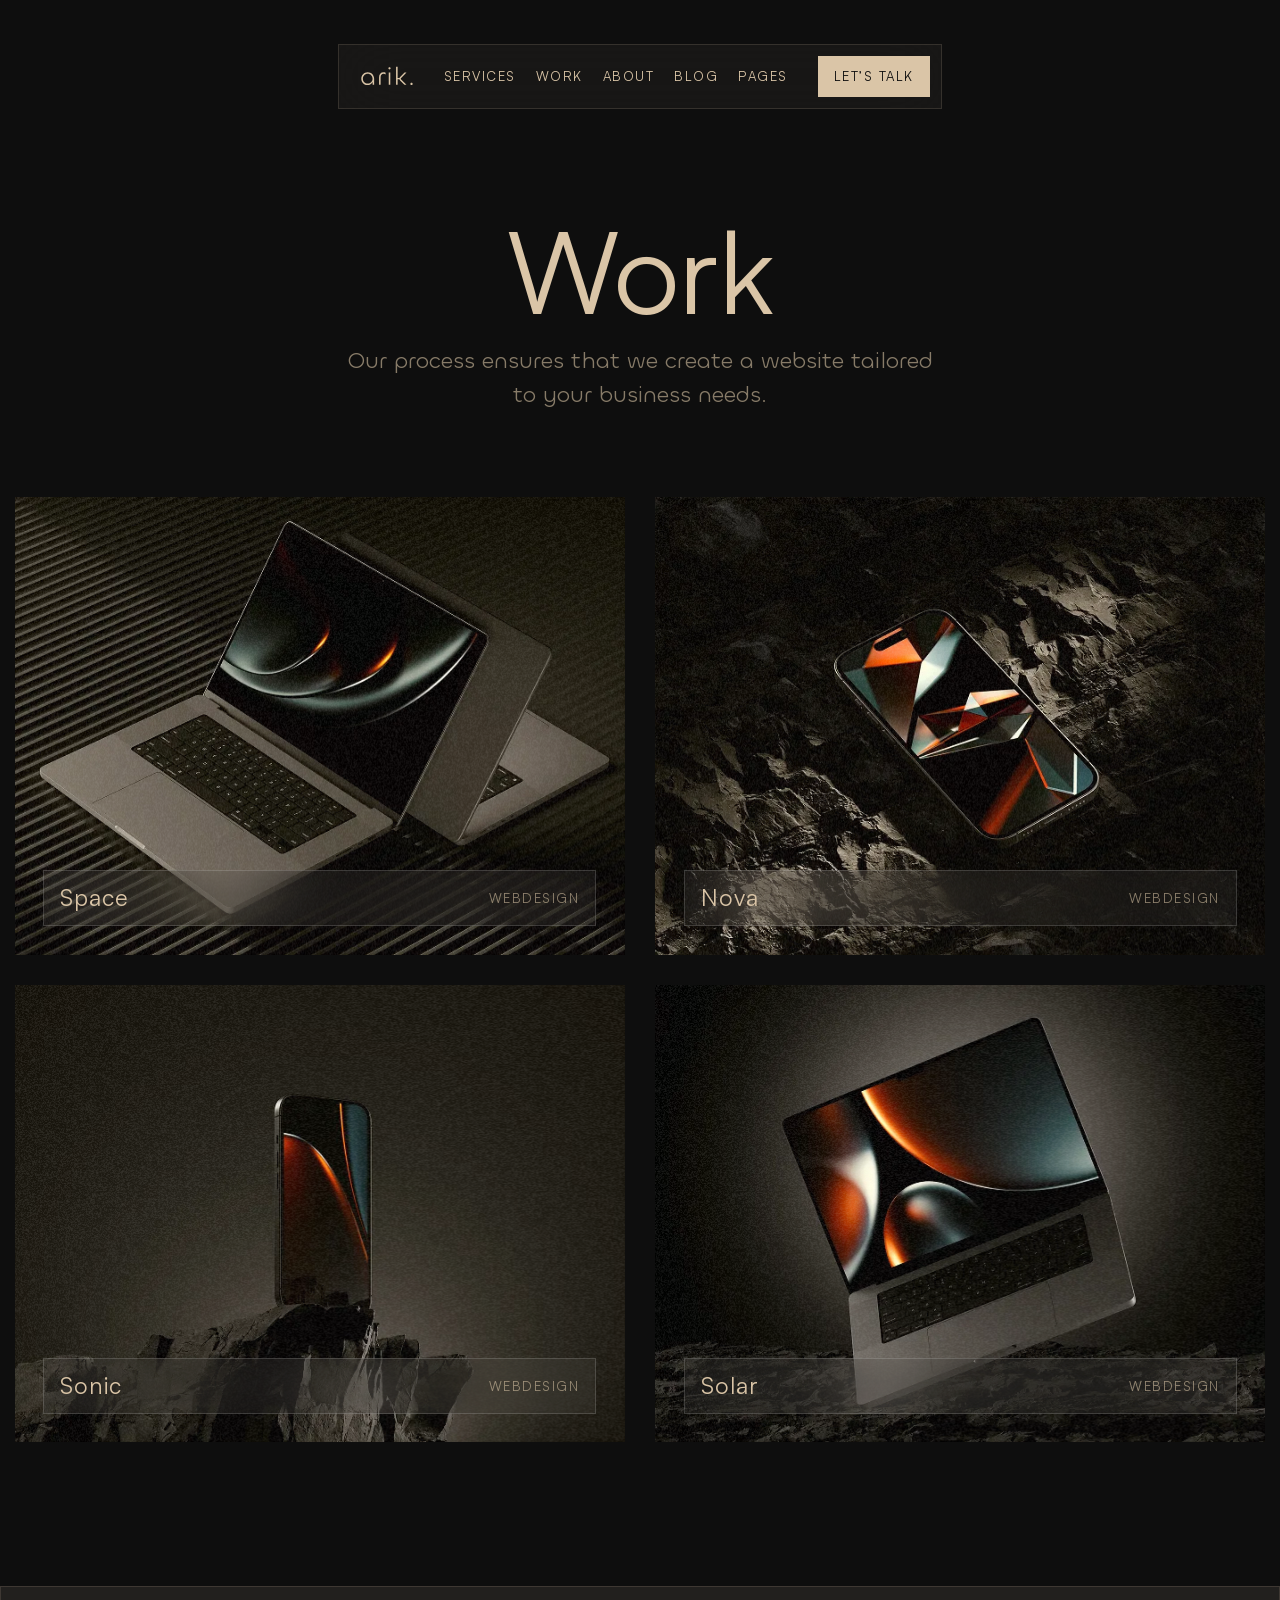
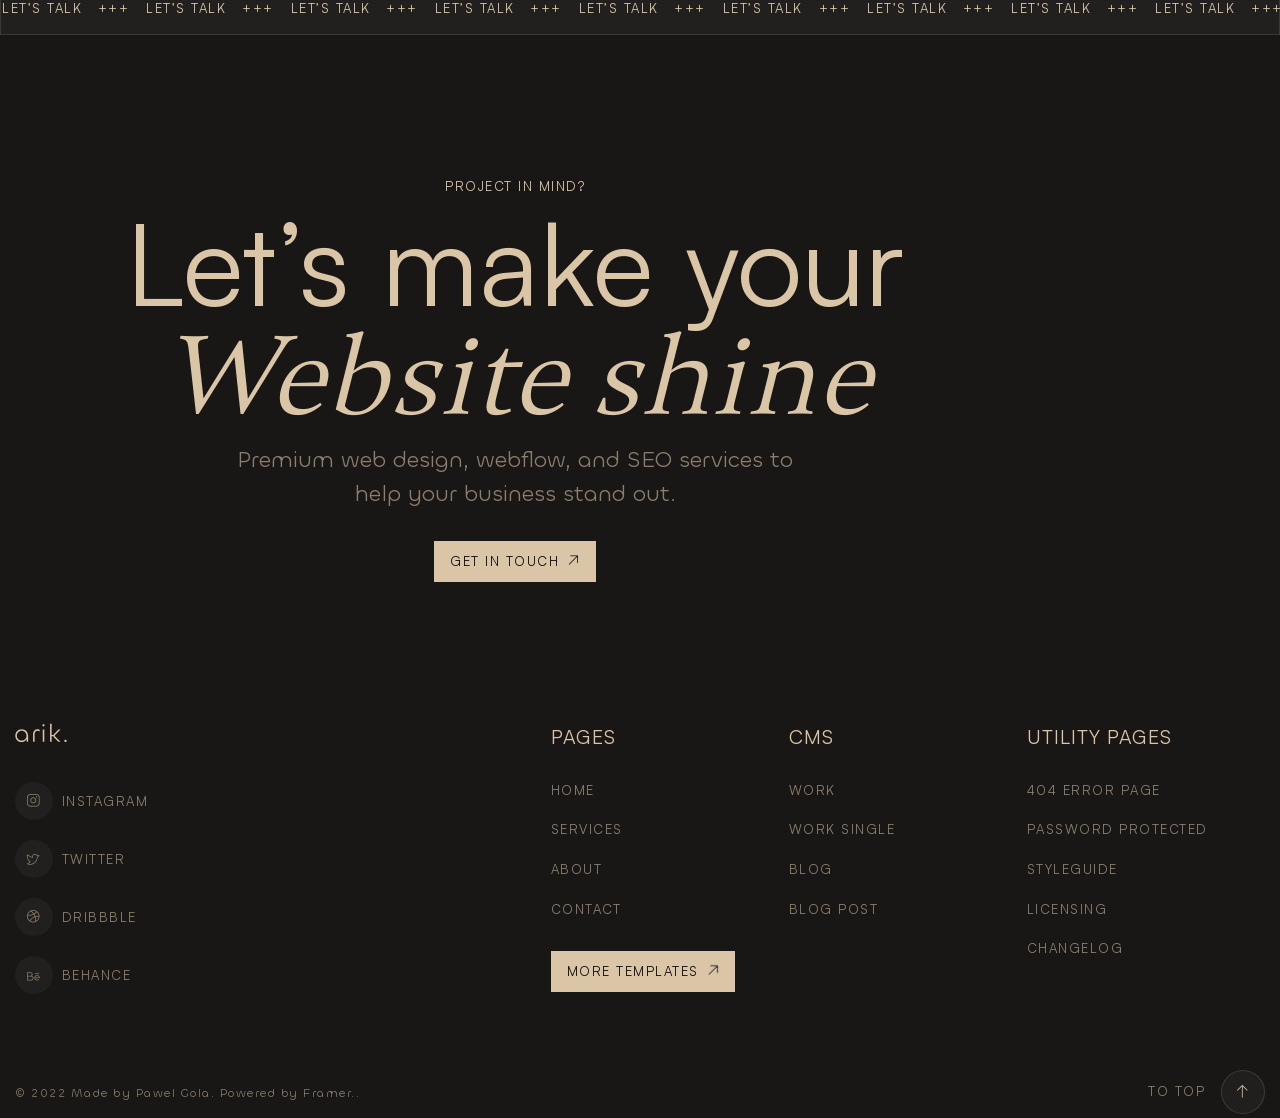
<file: work.html>
<!doctype html>
<html lang="en">
	<head>
		<meta charset="UTF-8">
		<meta name="viewport" content="width=device-width, initial-scale=1.0">
		<link rel="preload" href="./assets/fonts/Satoshi-Variable.woff2" as="font" type="font/woff2" crossorigin="anonymous">
		<link rel="preload" href="./assets/fonts/Gambetta-VariableItalic.woff2" as="font" type="font/woff2" crossorigin="anonymous">
		<link rel="preload" href="./assets/fonts/Gambetta-Variable.woff2" as="font" type="font/woff2" crossorigin="anonymous">
		<link rel="preload" href="./assets/fonts/Chillax-Variable.woff2" as="font" type="font/woff2" crossorigin="anonymous">
		<link rel="shortcut icon" href="./assets/img/favicon.ico">
		<title>work</title>
		<script type="module" crossorigin="" src="./js/work.min.js?v=1775583441561"></script>
		<link rel="modulepreload" crossorigin="" href="./js/common.min.js?v=1775583441561">
		<link rel="modulepreload" crossorigin="" href="./js/main.min.js?v=1775583441561">
		<link rel="modulepreload" crossorigin="" href="./js/blockhead.min.js?v=1775583441561">
		<link rel="stylesheet" crossorigin="" href="./css/main.min.css?v=1775583441561">
		<link rel="stylesheet" crossorigin="" href="./css/blockhead.min.css?v=1775583441561">
		<link rel="stylesheet" crossorigin="" href="./css/work.min.css?v=1775583441561">
		<link rel="stylesheet" crossorigin="" href="./css/works.min.css?v=1775583441561">
	</head>
	<body>
		<div class="wrapper">
			<header data-fls-header-scroll="" data-fls-header="" class="header">
				<div class="header__container">
					<div class="header__body">
						<div class="header__logo">
							<a class="header__link-logo" href="index.html">
								<img src="./assets/img/logo.svg" alt="Logo">
							</a>
						</div>
						<div class="header__menu menu">
							<nav class="menu__body">
								<ul class="menu__list">
									<li class="menu__item">
										<a href="services.html" class="menu__link">Services</a>
									</li>
									<li class="menu__item">
										<a href="work.html" class="menu__link">Work</a>
									</li>
									<li class="menu__item">
										<a href="about.html" class="menu__link">About</a>
									</li>
									<li class="menu__item">
										<a href="blog.html" class="menu__link">Blog</a>
									</li>
									<li class="menu__item">
										<a href="price.html" class="menu__link">Pages</a>
									</li>
								</ul>
							</nav>
						</div>
						<!--
<fetch url="@components/layout/menu/menu.json">
<each loop='item in response'>
</each>
</fetch>
-->
						<a data-fls-button="" href="contact.html" class="header__button button button--lite">Let’s talk</a>
						<button type="button" data-fls-menu="" class="icon-menu">
							<span></span>
						</button>
					</div>
				</div>
			</header>
			<main class="page">
				<div data-fls-work="" class="work">
					<section class="page__head-work head-work">
						<div class="head-work__container">
							<div data-fls-blockhead="" class="work__blockhead blockhead">
								<h1 class="blockhead__title">Work</h1>
								<div class="blockhead__text">
									<p>Our process ensures that we create a website tailored to your business needs.</p>
								</div>
							</div>
						</div>
					</section>
					<section class="work__container">
						<div data-fls-works="" class="works">
							<a href="space.html" class="works__item item-works">
								<div class="item-works__media item-works__media--icon-arrow">
									<picture>
										<source media="(max-width: 600px)" srcset="./assets/img/home/selectwork/01-600.webp" type="image/webp">
										<img alt="Space" src="./assets/img/home/selectwork/01.webp">
									</picture>
									<div class="item-works__body">
										<div class="item-works__name">Space</div>
										<div class="item-works__category">Webdesign</div>
									</div>
								</div>
							</a>
							<a href="space.html" class="works__item item-works">
								<div class="item-works__media item-works__media--icon-arrow">
									<picture>
										<source media="(max-width: 600px)" srcset="./assets/img/home/selectwork/02-600.webp" type="image/webp">
										<img alt="Nova" src="./assets/img/home/selectwork/02.webp">
									</picture>
									<div class="item-works__body">
										<div class="item-works__name">Nova</div>
										<div class="item-works__category">Webdesign</div>
									</div>
								</div>
							</a>
							<a href="space.html" class="works__item item-works">
								<div class="item-works__media item-works__media--icon-arrow">
									<picture>
										<source media="(max-width: 600px)" srcset="./assets/img/home/selectwork/03-600.webp" type="image/webp">
										<img alt="Sonic" src="./assets/img/home/selectwork/03.webp">
									</picture>
									<div class="item-works__body">
										<div class="item-works__name">Sonic</div>
										<div class="item-works__category">Webdesign</div>
									</div>
								</div>
							</a>
							<a href="space.html" class="works__item item-works">
								<div class="item-works__media item-works__media--icon-arrow">
									<picture>
										<source media="(max-width: 600px)" srcset="./assets/img/home/selectwork/04-600.webp" type="image/webp">
										<img alt="Solar" src="./assets/img/home/selectwork/04.webp">
									</picture>
									<div class="item-works__body">
										<div class="item-works__name">Solar</div>
										<div class="item-works__category">Webdesign</div>
									</div>
								</div>
							</a>
						</div>
					</section>
				</div>
				<aside data-fls-letstalk="" class="letstalk">
					<div class="letstalk__marquee marquee-letstalk" data-fls-marquee="" data-fls-marquee-space="17" data-fls-marquee-direction="right" data-fls-marquee-speed="200">
						<div class="marquee-letstalk__item">Let’s talk</div>
					</div>
					<div class="letstalk__container">
						<div data-fls-watcher="" data-fls-watcher-once="" data-fls-blockhead="" class="letstalk__blockhead blockhead blockhead--cta">
							<span class="blockhead__label">Project in mind?</span>
							<h2 class="blockhead__title">
								Let’s make your
								<span>Website shine</span>
							</h2>
							<div class="blockhead__text">
								<p>Premium web design, webflow, and SEO services to help your business stand out.</p>
							</div>
							<a href="price.html" data-fls-button="" class="blockhead__button button button--lite button--icon-arrow button--icon-arrow-lu">Get
				in touch</a>
						</div>
					</div>
				</aside>
			</main>
			<footer data-fls-footer="" class="footer">
				<div class="footer__container">
					<div class="footer__top">
						<div class="footer__aside aside-footer">
							<div class="aside-footer__logo">
								<img src="./assets/img/logo.svg" alt="Logo">
							</div>
							<div data-fls-social="" class="aside-footer__social social social--vertical">
								<a href="#" target="_blank" class="social__item --icon-inst">Instagram</a>
								<a href="#" target="_blank" class="social__item --icon-tw">Twitter</a>
								<a href="#" target="_blank" class="social__item --icon-dribble">Dribbble</a>
								<a href="#" target="_blank" class="social__item --icon-behance">Behance</a>
							</div>
						</div>
						<div class="footer__columns">
							<div data-fls-spollers="767.98" class="footer__column column-footer">
								<details>
									<summary>
										<h3 class="column-footer__title">Pages</h3>
									</summary>
									<div class="column-footer__list">
										<div class="column-footer__item">
											<a href="index.html" class="column-footer__link">Home</a>
										</div>
										<div class="column-footer__item">
											<a href="services.html" class="column-footer__link">Services</a>
										</div>
										<div class="column-footer__item">
											<a href="about.html" class="column-footer__link">About</a>
										</div>
										<div class="column-footer__item">
											<a href="contact.html" class="column-footer__link">Contact</a>
										</div>
									</div>
								</details>
								<div data-fls-dynamic=".footer__top, 767.98, 2" class="column-footer__link">
									<a href="#" class="button button--lite button--icon-arrow button--icon-arrow-lu">More
							Templates</a>
								</div>
							</div>
							<div data-fls-spollers="767.98" class="footer__column column-footer">
								<details>
									<summary>
										<h3 class="column-footer__title">CMS</h3>
									</summary>
									<div class="column-footer__list">
										<div class="column-footer__item">
											<a href="work.html" class="column-footer__link">Work</a>
										</div>
										<div class="column-footer__item">
											<a href="space.html" class="column-footer__link">Work Single</a>
										</div>
										<div class="column-footer__item">
											<a href="blog.html" class="column-footer__link">Blog</a>
										</div>
										<div class="column-footer__item">
											<a href="blogsingle.html" class="column-footer__link">Blog Post</a>
										</div>
									</div>
								</details>
							</div>
							<div data-fls-spollers="767.98" class="footer__column column-footer">
								<details>
									<summary>
										<h3 class="column-footer__title">Utility Pages</h3>
									</summary>
									<div class="column-footer__list">
										<div class="column-footer__item">
											<a href="#" class="column-footer__link">404 Error Page</a>
										</div>
										<div class="column-footer__item">
											<a href="#" class="column-footer__link">Password Protected</a>
										</div>
										<div class="column-footer__item">
											<a href="#" class="column-footer__link">Styleguide</a>
										</div>
										<div class="column-footer__item">
											<a href="#" class="column-footer__link">Licensing</a>
										</div>
										<div class="column-footer__item">
											<a href="#" class="column-footer__link">Changelog</a>
										</div>
									</div>
								</details>
							</div>
						</div>
					</div>
					<div class="footer__bottom">
						<div class="footer__copyright">© 2022 Made by Pawel Gola. Powered by Framer..</div>
						<button data-fls-scrollto="main" class="footer__up footer__up--icon-arrow">To Top</button>
					</div>
				</div>
			</footer>
		</div>
	</body>
</html>
</file>
<file: css/main.min.css>
*{border:0;margin:0;padding:0}*,:after,:before{box-sizing:border-box}:after,:before{display:inline-block}body,html{height:100%}body{line-height:1;scrollbar-gutter:stable;-ms-text-size-adjust:100%;-moz-text-size-adjust:100%;-webkit-text-size-adjust:100%;-webkit-font-smoothing:antialiased;-moz-osx-font-smoothing:grayscale}button,input,textarea{background-color:transparent;color:inherit;font-family:inherit;font-size:inherit;line-height:inherit}input,textarea{width:100%}label{display:inline-block}button,option,select{cursor:pointer}a{color:inherit;display:inline-block;text-decoration:none}ul li{list-style:none}img{height:auto;max-width:100%;vertical-align:middle}h1,h2,h3,h4,h5,h6{font-size:inherit;font-weight:inherit}address{font-style:normal}@font-face{font-display:swap;font-family:Satoshi;font-style:normal;font-weight:400;src:url(../assets/fonts/Satoshi-Variable.woff2) format("woff2")}@font-face{font-display:swap;font-family:Gambetta;font-style:normal;font-weight:400;src:url(../assets/fonts/Gambetta-VariableItalic.woff2) format("woff2")}@font-face{font-display:swap;font-family:Gambetta;font-style:normal;font-weight:400;src:url(../assets/fonts/Gambetta-Variable.woff2) format("woff2")}@font-face{font-display:swap;font-family:Chillax;font-style:normal;font-weight:400;src:url(../assets/fonts/Chillax-Variable.woff2) format("woff2")}@font-face{font-display:swap;font-family:iconfont;src:url(../assets/fonts/iconfont.woff2?085ade5049c83490efe93b971a04aa85) format("woff2")}[class*="--icon-"]:before{font-family:iconfont}[class*="--icon-you"]:before{content:"\f101"}[class*="--icon-ws-up"]:before{content:"\f102"}[class*="--icon-twitch"]:before{content:"\f103"}[class*="--icon-tw"]:before{content:"\f104"}[class*="--icon-tiktok"]:before{content:"\f105"}[class*="--icon-streem"]:before{content:"\f106"}[class*="--icon-plus"]:before{content:"\f107"}[class*="--icon-pinterest"]:before{content:"\f108"}[class*="--icon-phone"]:before{content:"\f109"}[class*="--icon-minus"]:before{content:"\f10a"}[class*="--icon-link"]:before{content:"\f10b"}[class*="--icon-inst"]:before{content:"\f10c"}[class*="--icon-info"]:before{content:"\f10d"}[class*="--icon-fb"]:before{content:"\f10e"}[class*="--icon-envelope"]:before{content:"\f10f"}[class*="--icon-dribble"]:before{content:"\f110"}[class*="--icon-check"]:before{content:"\f111"}[class*="--icon-behance"]:before{content:"\f112"}[class*="--icon-arrow"]:before{content:"\f113"}body{background-color:#0e0e0e;color:hsla(35,41%,75%,.6);font-family:Chillax,sans-serif;font-size:1rem;min-width:20rem}[data-fls-scrolllock] body{overflow:hidden;overscroll-behavior:none;touch-action:none}.wrapper{display:flex;flex-direction:column;min-height:100%;overflow:clip}.wrapper>main{flex:1 1 auto}.wrapper>*{min-width:0}[class*=__container]{margin:0 auto;max-width:89.375rem;padding-left:.9375rem;padding-right:.9375rem}[data-fls-spollers] summary{list-style:none}[data-fls-spollers] summary::-webkit-details-marker,[data-fls-spollers] summary::marker{display:none}.spollers{display:grid;gap:.9375rem}.spollers__title{cursor:default;list-style:none;position:relative;text-align:left;width:100%}.spollers__title::-webkit-details-marker,.spollers__title::marker{display:none}.--spoller-init .spollers__title{align-content:center;align-items:center;cursor:pointer;display:grid;gap:.5rem;grid-template-columns:1fr 1.875rem}.--spoller-init .spollers__title:after{align-items:center;aspect-ratio:1;background-color:hsla(35,41%,75%,.05);border:.0625rem solid hsla(35,41%,75%,.15);border-radius:50%;color:#dac5a7;content:"\f107";display:inline-flex;font-family:iconfont;font-size:.625rem;justify-content:center;line-height:1;transition:transform .3s}.--spoller-init .spollers__title.--spoller-active:after{transform:rotate(45deg)}.menu__list{display:flex;flex-wrap:wrap;gap:1.25rem}.menu__link{color:#dac5a7;font-family:Satoshi,sans-serif;font-size:.8125rem;font-weight:400;letter-spacing:.09375rem;line-height:1.6;position:relative;text-transform:uppercase;transition:color .3s}.menu__link:after{background-color:#efe6d9;content:"";height:.03125rem;left:50%;position:absolute;top:100%;transition:left .3s,width .3s;width:0}.header{display:flex;justify-content:center;left:0;position:fixed;right:0;transition:top .3s;z-index:50}.header__body{align-items:center;border-radius:.125rem;display:flex;justify-content:flex-end;padding:.75rem;position:relative}.header__body:before{backdrop-filter:blur(1.875rem);background-color:hsla(35,41%,75%,.05);border:.0625rem solid hsla(35,41%,75%,.15);content:"";height:100%;left:0;position:absolute;top:0;width:100%}.header__body .header__logo{flex:1 1 auto}.header__body .header__button,.header__body .header__logo,.header__body .icon-menu{position:relative;z-index:15}.header__body .icon-menu{display:none}[data-fls-header-scroll].--header-scroll{top:.625rem}[data-fls-header-scroll-show].--header-scroll{transition:translate .3s;translate:0 -100%}[data-fls-header-scroll-show].--header-show{translate:0 0}.footer{background-color:hsla(35,41%,75%,.05)}.footer__container{max-width:100rem}.footer__container .footer__top{display:grid;grid-template-columns:38.333333% 1fr}.footer__container .footer__columns{display:grid}.footer__container .footer__bottom{align-items:center;display:flex;gap:.625rem;justify-content:space-between}.footer__container .footer__copyright{font-size:.75rem;font-weight:400;letter-spacing:.09375rem;line-height:1.8}.footer__container .footer__up{align-items:center;color:hsla(35,41%,75%,.6);cursor:pointer;display:flex;flex-direction:row-reverse;font-family:Satoshi,sans-serif;font-size:.8125rem;font-weight:400;gap:1rem;letter-spacing:.09375rem;line-height:1.6;margin-bottom:.25rem;text-transform:uppercase;transition:color .3s,background-color .3s}.footer__container .footer__up:before{align-items:center;aspect-ratio:1;background-color:hsla(35,41%,75%,.05);border:.0625rem solid hsla(35,41%,75%,.15);border-radius:50%;color:#dac5a7;content:"\f113";display:inline-flex;font-family:iconfont;justify-content:center;line-height:1;transition:color .3s,background-color .3s}.footer__container .column-footer__title{color:#dac5a7;font-family:Satoshi,sans-serif;font-weight:300;letter-spacing:.0625rem;line-height:1.4;text-transform:uppercase}.footer__container .column-footer__link{color:hsla(35,41%,75%,.6);font-family:Satoshi,sans-serif;font-size:.8125rem;font-weight:400;letter-spacing:.09375rem;line-height:1.6;margin-bottom:.25rem;text-transform:uppercase;transition:color .3s,background-color .3s}.footer__container .column-footer__link .button{color:#0e0e0e}.footer .--spoller-init summary{align-items:center;display:flex}.footer .--spoller-init summary:after{background:url(../assets/img/spoller.svg) 50% 50% no-repeat;background-size:.9375rem .9375rem;content:"";height:1.75rem;transition:rotate .3s;width:1.875rem}.footer summary.--spoller-active:after{rotate:180deg}.social--vertical{display:none}.button{background-color:hsla(35,41%,75%,.05);border-color:.0625rem solid hsla(35,41%,75%,.15);color:#dac5a7;display:inline-flex;font-family:Satoshi,sans-serif;font-size:.8125rem;font-weight:400;letter-spacing:.09375rem;line-height:1.6;padding:.625rem 1rem;text-transform:uppercase;transition:color,background-color .5s}.button--lite{background-color:#dac5a7;color:#0e0e0e}.button--icon-arrow{flex-direction:row-reverse;gap:.5rem}.button--icon-arrow-lu:before{rotate:45deg}.button--arrow-btn{background-color:transparent;flex-direction:row;justify-content:flex-start;padding:0}.button--arrow-btn,.button--arrow-btn:before{align-items:center;display:inline-flex;transition:color,background-color .5s}.button--arrow-btn:before{aspect-ratio:1;background-color:hsla(35,41%,75%,.05);border-radius:50%;height:2rem;justify-content:center;line-height:1;width:2rem}.button--arrow-btn--fw{width:100%}.social{display:flex;gap:.625rem}.social__item:before{align-items:center;aspect-ratio:1;background-color:hsla(35,41%,75%,.05);border-radius:50%;display:inline-flex;height:2.875rem;justify-content:center;line-height:1;transition:color,background-color .5s;width:2.875rem}.social--vertical{align-items:flex-start;flex-direction:column;gap:1rem;justify-content:center}.social--vertical .social__item{align-items:center;color:hsla(35,41%,75%,.6);display:flex;font-family:Satoshi,sans-serif;font-size:.8125rem;font-weight:400;gap:.53125rem;letter-spacing:.09375rem;line-height:1.6;margin-bottom:.25rem;text-transform:uppercase}.social--vertical .social__item:before{height:2.375rem;width:2.375rem}@media (max-width:62.5em){.footer__container .footer__top{grid-template-columns:1fr}}@media (max-width:47.99875em) and (width <= 20em){.menu__body{padding-top:5rem}}@media (max-width:47.99875em) and (any-hover:none){.header__body .icon-menu{cursor:default}}@media (max-width:47.99875em){.menu__body{background-color:rgba(0,0,0,.8);height:100svh;overflow:auto;padding:0 .9375rem 1.875rem}.menu__body,.menu__body:before{position:fixed;right:100%;top:0;transition:right .3s;width:100%}.menu__body:before{background-color:hsla(35,41%,75%,.05);content:"";height:4.375rem}[data-fls-menu-open] .menu__body,[data-fls-menu-open] .menu__body:before{right:0}.menu__list{flex-direction:column}.menu__link{font-size:1.5rem}.header__container{flex-grow:1}.header__body:before{z-index:10}.header__body .icon-menu{display:block;height:1.125rem;position:relative;width:1.875rem}.header__body .icon-menu span,.header__body .icon-menu:after,.header__body .icon-menu:before{background-color:#dac5a7;content:"";height:.125rem;position:absolute;right:0;transition:all .3s ease 0s;width:100%}.header__body .icon-menu:before{top:0}.header__body .icon-menu:after{bottom:0}.header__body .icon-menu span{top:calc(50% - .0625rem)}[data-fls-menu-open] .header__body .icon-menu span{width:0}[data-fls-menu-open] .header__body .icon-menu:before{top:calc(50% - .0625rem);transform:rotate(-45deg)}[data-fls-menu-open] .header__body .icon-menu:after{bottom:calc(50% - .0625rem);transform:rotate(45deg)}}@media (width <= 34.375em){.footer__container .footer__bottom{flex-direction:column-reverse}}@media (width <= 20em){.--spoller-init .spollers__title:after{width:1.25rem}.spollers__body{padding-top:.625rem}.header{top:1.25rem}.header__body{gap:1rem}.footer{padding-top:.625rem}.footer__container .footer__top{gap:.625rem;margin-bottom:1.25rem}.footer__container .footer__up:before{width:1.875rem}.footer__container .aside-footer__logo:not(:last-child),.footer__container .column-footer summary:not(:last-child){margin-bottom:1rem}.footer__container .column-footer__title{font-size:1rem}.footer__container .column-footer__list:not(:last-child){margin-bottom:1rem}.footer__container .column-footer__item:not(:last-child){margin-bottom:.5rem}}@media (max-width:47.99875em) and (width > 47.9375em){.menu__body{padding-top:6.25rem}}@media (min-width:47.99875em) and (width <= 20em){.header__body{padding-left:.75rem}}@media (width > 20em) and (width <= 90em){.header{top:clamp(1.25rem,.75rem + 2.5vw,3rem)}}@media (width > 20em) and (width <= 89.375em){.--spoller-init .spollers__title:after{width:clamp(1.25rem,1.06981981981875rem + .9009009009vw,1.875rem)}.spollers__body{padding-top:clamp(.625rem,.498873873875rem + .6306306306vw,1.0625rem)}.header__body{gap:clamp(1rem,.7117117117125rem + 1.4414414414vw,2rem)}.footer{padding-top:clamp(.625rem,-.347972972975rem + 4.8648648649vw,4rem)}.footer__container .footer__top{gap:clamp(.625rem,-.347972972975rem + 4.8648648649vw,4rem);margin-bottom:clamp(1.25rem,.16891891891875rem + 5.4054054054vw,5rem)}.footer__container .footer__up:before{width:clamp(1.875rem,1.5867117117125rem + 1.4414414414vw,2.875rem)}.footer__container .aside-footer__logo:not(:last-child){margin-bottom:clamp(1rem,.5135135135125rem + 2.4324324324vw,2.6875rem)}.footer__container .column-footer summary:not(:last-child){margin-bottom:clamp(1rem,.7117117117125rem + 1.4414414414vw,2rem)}.footer__container .column-footer__title{font-size:clamp(1rem,.927927927925rem + .3603603604vw,1.25rem)}.footer__container .column-footer__list:not(:last-child){margin-bottom:clamp(1rem,.7117117117125rem + 1.4414414414vw,2rem)}.footer__container .column-footer__item:not(:last-child){margin-bottom:clamp(.5rem,.35585585585625rem + .7207207207vw,1rem)}}@media (min-width:47.99875em) and (max-width:62.5em){.footer__container .aside-footer{grid-area:2}}@media (width > 47.99875em) and (width > 89.375em){.footer__container .column-footer__link .button{margin-top:2rem}}@media (width > 47.99875em) and (width > 20em) and (width <= 89.375em){.footer__container .column-footer__link .button{margin-top:clamp(6.25e-8rem,-.57657649605625rem + 2.8828827928vw,2rem)}}@media (width > 47.99875em) and (width <= 20em){.footer__container .column-footer__link .button{margin-top:6.25e-8rem}}@media (width > 47.99875em){.footer__container .footer__columns{grid-template-columns:1fr 1fr 1fr}}@media (min-width:47.99875em) and (width > 89.375em){.header__body{padding-left:1.5rem}}@media (min-width:47.99875em) and (width > 20em) and (width <= 89.375em){.header__body{padding-left:clamp(.75rem,.53378378378125rem + 1.0810810811vw,1.5rem)}}@media (max-width:47.99875em) and (width > 20em) and (width <= 47.9375em){.menu__body{padding-top:clamp(5rem,4.10514541386875rem + 4.4742729306vw,6.25rem)}}@media (width > 89.375em){.--spoller-init .spollers__title:after{width:1.875rem}.spollers__body{padding-top:1.0625rem}.header__body{gap:2rem}.footer{padding-top:4rem}.footer__container .footer__top{gap:4rem;margin-bottom:5rem}.footer__container .footer__up:before{width:2.875rem}.footer__container .aside-footer__logo:not(:last-child){margin-bottom:2.6875rem}.footer__container .column-footer summary:not(:last-child){margin-bottom:2rem}.footer__container .column-footer__title{font-size:1.25rem}.footer__container .column-footer__list:not(:last-child){margin-bottom:2rem}.footer__container .column-footer__item:not(:last-child){margin-bottom:1rem}}@media (width > 90em){.header{top:3rem}}@media (any-hover:hover){.button:hover{background-color:#dac5a7;color:#0e0e0e}.button--lite:hover{background-color:hsla(35,41%,75%,.05);color:#dac5a7}.button--arrow-btn:hover{background-color:transparent;color:#efe6d9}.button--arrow-btn:hover:before{background-color:#dac5a7;color:#0e0e0e}.social__item:hover{background-color:transparent;color:#efe6d9}.social__item:hover:before{background-color:#dac5a7;color:#0e0e0e}}@media (any-hover:hover),(pointer:fine){html:not([data-fls-touch]) .menu__link:hover{color:#efe6d9}html:not([data-fls-touch]) .menu__link:hover:after{content:"";left:0;width:100%}html:not([data-fls-touch]) .footer__container .footer__up:hover{color:#efe6d9}html:not([data-fls-touch]) .footer__container .footer__up:hover:before{background-color:#dac5a7;color:#0e0e0e}html:not([data-fls-touch]) .footer__container .column-footer__link:hover{color:#efe6d9}html:not([data-fls-touch]) .footer__container .column-footer__link .button:hover{color:#dac5a7}}
</file>
<file: css/blockhead.min.css>
.letstalk{background-color:hsla(35,41%,75%,.05)}.letstalk__container{justify-items:center}.marquee-letstalk{background-color:hsla(35,41%,75%,.05);border:.0625rem solid hsla(35,41%,75%,.15)}.marquee-letstalk__item{color:#dac5a7;display:flex;font-family:Satoshi,sans-serif;font-size:.8125rem;font-weight:400;letter-spacing:.09375rem;margin-bottom:.25rem;text-transform:uppercase}.marquee-letstalk__item:after{content:"+++"}@keyframes show-blockhead{0%{opacity:0;translate:0 10%}to{opacity:1;translate:0 0}}.blockhead{display:grid;justify-items:center;max-width:62.5rem;opacity:0;text-align:center}.blockhead.--watcher-view{animation:show-blockhead 1s linear forwards}.blockhead__label{color:#dac5a7;font-family:Satoshi,sans-serif;font-size:.8125rem;font-weight:400;letter-spacing:.09375rem;line-height:1.6;text-transform:uppercase}.blockhead__label:not(:last-child){margin-bottom:1rem}.blockhead__title{color:#dac5a7;font-family:Satoshi,sans-serif;font-weight:300;line-height:1}.blockhead__title span{display:block;font-family:Gambetta;font-style:italic}.blockhead__title:not(:last-child){margin-bottom:1rem}.blockhead__text{color:hsla(35,41%,75%,.6);font-weight:300;line-height:1.5;max-width:37.5rem}.blockhead__text--small{max-width:31.25rem}.blockhead--hero .blockhead__text{line-height:1.6}.blockhead--cta .blockhead__label:not(:last-child),.blockhead--cta .blockhead__title:not(:last-child){margin-bottom:.5rem}.blockhead--medium .blockhead__text{line-height:1.6}@media (width <= 20em){.letstalk__container{padding-bottom:.625rem;padding-top:1.25rem}.marquee-letstalk{padding-bottom:.5rem;padding-top:.5rem}.marquee-letstalk__item{gap:.4375rem}.blockhead__title{font-size:2rem}.blockhead__text{font-size:.875rem}.blockhead__text:not(:last-child){margin-bottom:1.25rem}.blockhead--hero .blockhead__title{font-size:2.5rem}.blockhead--hero .blockhead__text{font-size:1rem}.blockhead--cta .blockhead__text:not(:last-child){margin-bottom:1rem}.blockhead--medium .blockhead__title{font-size:1.75rem}.blockhead--medium .blockhead__text{font-size:.875rem}.blockhead--small .blockhead__title{font-size:1.75rem}}@media (width > 20em) and (width <= 89.375em){.letstalk__container{padding-bottom:clamp(.625rem,-.92454954955rem + 7.7477477477vw,6rem);padding-top:clamp(1.25rem,-1.272522522525rem + 12.6126126126vw,10rem)}.marquee-letstalk{padding-bottom:clamp(.5rem,.35585585585625rem + .7207207207vw,1rem);padding-top:clamp(.5rem,.35585585585625rem + .7207207207vw,1rem)}.marquee-letstalk__item{gap:clamp(.4375rem,.25731981981875rem + .9009009009vw,1.0625rem)}.blockhead__title{font-size:clamp(2rem,.27027027026875rem + 8.6486486486vw,8rem)}.blockhead__text{font-size:clamp(.875rem,.69481981981875rem + .9009009009vw,1.5rem)}.blockhead__text:not(:last-child){margin-bottom:clamp(1.25rem,.45720720720625rem + 3.963963964vw,4rem)}.blockhead--hero .blockhead__title{font-size:clamp(2.5rem,.3378378378375rem + 10.8108108108vw,10rem)}.blockhead--hero .blockhead__text{font-size:clamp(1rem,.85585585585625rem + .7207207207vw,1.5rem)}.blockhead--cta .blockhead__text:not(:last-child){margin-bottom:clamp(1rem,.7117117117125rem + 1.4414414414vw,2rem)}.blockhead--medium .blockhead__title{font-size:clamp(1.75rem,.524774774775rem + 6.1261261261vw,6rem)}.blockhead--medium .blockhead__text{font-size:clamp(.875rem,.802927927925rem + .3603603604vw,1.125rem)}.blockhead--small .blockhead__title{font-size:clamp(1.75rem,.8130630630625rem + 4.6846846847vw,5rem)}}@media (width > 89.375em){.letstalk__container{padding-bottom:6rem;padding-top:10rem}.marquee-letstalk{padding-bottom:1rem;padding-top:1rem}.marquee-letstalk__item{gap:1.0625rem}.blockhead__title{font-size:8rem}.blockhead__text{font-size:1.5rem}.blockhead__text:not(:last-child){margin-bottom:4rem}.blockhead--hero .blockhead__title{font-size:10rem}.blockhead--hero .blockhead__text{font-size:1.5rem}.blockhead--cta .blockhead__text:not(:last-child){margin-bottom:2rem}.blockhead--medium .blockhead__title{font-size:6rem}.blockhead--medium .blockhead__text{font-size:1.125rem}.blockhead--small .blockhead__title{font-size:5rem}}
</file>
<file: css/index.min.css>
.index .hero__body{align-content:center;display:grid;justify-items:center}.index .hero__image{animation:show-blockhead 1s ease .3s forwards;height:55svh;mix-blend-mode:lighten;object-fit:contain;opacity:0;width:100vw}.index .hero__blockhead{translate:0 -12%}[data-fls-loaded] .index .hero__blockhead{animation:show-blockhead 1s ease .4s forwards}@keyframes show-blockhead{0%{opacity:0;translate:0 10%}to{opacity:1;translate:0 0}}@keyframes show-item{0%{opacity:0}to{opacity:1}}.partners__container{max-width:75rem}.partners__list{align-items:center;display:flex;flex-wrap:wrap;justify-content:space-between}.partners__item{flex:1 1 auto;opacity:0;transform:translateY(1.25rem);transition:opacity 1s ease,transform 1s ease}.partners .partners__list.--watcher-view .partners__item{opacity:1;transform:translateY(0)}.partners .partners__list.--watcher-view .partners__item:first-child{transition-delay:.2s}.partners .partners__list.--watcher-view .partners__item:nth-child(2){transition-delay:.4s}.partners .partners__list.--watcher-view .partners__item:nth-child(3){transition-delay:.6s}.partners .partners__list.--watcher-view .partners__item:nth-child(4){transition-delay:.8s}.partners .partners__list.--watcher-view .partners__item:nth-child(5){transition-delay:1s}.partners .partners__list.--watcher-view .partners__item:nth-child(6){transition-delay:1.2s}.item-client__title,.item-skill__title,.item-step__title{color:#dac5a7;font-family:Satoshi,sans-serif;font-weight:300;letter-spacing:.0625rem;line-height:1.3;transition:color .3s}.selected-work__title{color:#dac5a7;font-family:Satoshi,sans-serif;line-height:1.1}.selected-work__title span{font-family:Gambetta}.skill__container{counter-reset:card;display:grid;gap:2rem;grid-template-columns:repeat(auto-fill,minmax(21.875rem,1fr))}.skill__item{opacity:0;transform:translateY(.625rem);transition:opacity 1s ease,transform 1s ease}.item-skill{align-items:flex-start;counter-increment:card;display:flex;flex-direction:column}.item-skill:before{content:"0" counter(card);font-size:.8125rem;font-weight:400;letter-spacing:.09375rem;line-height:1.6;margin-bottom:.25rem}.item-skill__title:not(:last-child){margin-bottom:.5rem}.item-skill__text{flex:1 1 auto;line-height:1.8}.item-skill__button{flex:0 1 auto}.skill__container.--watcher-view .item-skill{opacity:1;transform:translateY(0)}.item-skill:first-child{transition-delay:.2s}.item-skill:nth-child(2){transition-delay:.4s}.item-skill:nth-child(3){transition-delay:.6s}.item-skill:nth-child(4){transition-delay:.8s}.item-skill:nth-child(5){transition-delay:1s}.item-skill:nth-child(6){transition-delay:1.2s}.selected-work__container{display:grid}.selected-work__head{align-items:center;display:flex;gap:.625rem;justify-content:space-between}.selected-work__button{color:#dac5a7}.steps__body,.steps__container{display:grid;justify-items:center}.steps__arrow--icon-arrow{height:9.875rem;position:relative;width:3.875rem}.steps__arrow--icon-arrow:after{background-color:hsla(35,41%,75%,.15);content:"";left:50%;min-height:6rem;position:relative;top:39.240506%;width:.0625rem}.steps__items{counter-reset:step;display:flex;flex-direction:column;position:relative}.steps__item:nth-child(2n){align-self:flex-start}.steps__item:nth-child(2n):before{right:0;translate:.0625rem}.steps__item:nth-child(2n):after{right:0;translate:50% -50%}.steps__item:nth-child(odd){align-self:flex-end}.steps__item:nth-child(odd):before{left:0}.steps__item:nth-child(odd):after{left:0;translate:-50% -50%}.steps__item:nth-child(odd) .item-step__body{align-self:flex-end}.steps__item:last-child:before{height:50%}.steps .item-step__body.--watcher-view{opacity:1;transform:translateY(0)}.steps .item-step__body:first-child{transition-delay:.2s}.steps .item-step__body:nth-child(2){transition-delay:.4s}.steps .item-step__body:nth-child(3){transition-delay:.6s}.steps .item-step__body:nth-child(4){transition-delay:.8s}.steps .item-step__body:nth-child(5){transition-delay:1s}.steps .item-step__body:nth-child(6){transition-delay:1.2s}.item-step{display:flex;flex:0 1 auto;flex-direction:column;position:relative;width:100%}.item-step:after{align-items:center;aspect-ratio:1;background-color:#121212;border:.0625rem solid hsla(35,41%,75%,.15);border-radius:50%;color:#dac5a7;content:counter(step,decimal-leading-zero);counter-increment:step;display:inline-flex;font-family:Satoshi,sans-serif;font-weight:400;justify-content:center;letter-spacing:.09375rem;line-height:1.6;position:absolute;top:50%}.item-step:before{background-color:hsla(35,41%,75%,.15);content:"";height:100%;position:absolute;top:0;width:.0625rem}.item-step__body{opacity:0;position:relative;transform:translateY(.625rem);transition:opacity 1s ease,transform 1s ease;width:100%}.item-step__duration{-webkit-backdrop-filter:blur(1.875rem);backdrop-filter:blur(1.875rem);background-color:hsla(35,41%,75%,.05);border:.0625rem solid hsla(35,41%,75%,.15);border-radius:.125rem;color:#dac5a7;display:inline-block;font-size:.75rem;line-height:1.2;position:absolute}.item-step__duration,.item-step__label{font-weight:400;text-transform:uppercase}.item-step__label{font-family:Satoshi,sans-serif;font-size:.8125rem;letter-spacing:.09375rem;line-height:1.6;margin-bottom:.25rem}.item-step__title{text-transform:uppercase}.item-step__text{line-height:1.8}.item-step__list{display:grid;gap:1rem}.item-step__point{align-items:center;color:#dac5a7;display:inline-flex;gap:1rem;line-height:1.8}.item-step__point:before{aspect-ratio:1;background-color:#dac5a7;border-radius:50%;content:"";height:.25rem}.clients__container{display:grid;justify-items:center}.clients__body{max-width:75rem}.clients__item{break-inside:avoid}.clients__item:not(:last-child){margin-bottom:2rem}.item-client{display:flex;flex-direction:column}.item-client__title{margin-bottom:.5rem}.item-client__text{font-weight:400;line-height:1.8}.avatar-client{align-items:center;display:flex;gap:.6875rem}.avatar-client__info{line-height:1.6}.avatar-client__name{color:#dac5a7;font-family:Satoshi,sans-serif;font-size:.8125rem;font-weight:400;letter-spacing:.09375rem;margin-bottom:.25rem;text-transform:uppercase}.avatar-client__position{font-size:.875rem;font-weight:400}.avatar-client__img{aspect-ratio:1;border-radius:50%;flex:0 0 3.75rem;overflow:hidden;position:relative}.avatar-client__img img{height:100%;inset:0;object-fit:cover;width:100%}.about-module__header{background-color:#0e0e0e;display:grid;justify-items:center;position:relative}.about-module__media{aspect-ratio:880/769;background-color:#0e0e0e;position:relative;z-index:10}.about-module__media img{height:100%;mix-blend-mode:lighten;object-fit:cover;width:100%}.about-module__name{background-color:transparent;color:#dac5a7;font-family:Satoshi,sans-serif;font-weight:300;left:50%;line-height:1;position:absolute;top:50%;translate:-50% -50%;z-index:1;z-index:5}.about-module__name span{font-family:Gambetta;font-style:italic}.about-module__body{display:flex;flex-direction:column;max-width:75rem}.about-module__content{display:grid;grid-template-columns:repeat(2,1fr)}.about-module__title{color:#dac5a7;font-family:Satoshi,sans-serif;font-weight:300;line-height:1.1}.about-module__title span{display:block;font-family:Gambetta;font-style:italic}.about-module__text{font-weight:400;line-height:1.6}@media (width <= 56.25em) and (width > 89.375em){.steps__items{gap:1.875rem}}@media (width <= 56.25em) and (width <= 20em){.steps__items{gap:.9375rem}}@media (width <= 56.25em){.steps__arrow{display:none}}@media (max-width:47.99875em){.selected-work__button{justify-self:center}.about-module__media{display:none}.about-module__content{grid-template-columns:1fr}}@media (max-width:40.625em){.skill__container{grid-template-columns:1fr}}@media (width <= 20em){.index .page__hero{margin-top:1.25rem}.index .page__hero,.page__partners{padding-bottom:1.25rem}.page__partners{padding-top:1.25rem}.partners__list{gap:1.25rem}.item-client__title,.item-skill__title,.item-step__title{font-size:1.125rem}.selected-work__title{font-size:2rem}.page__skill{padding-bottom:1.25rem;padding-top:1.25rem}.item-skill__text:not(:last-child){margin-bottom:1rem}.page__selected-work{padding-bottom:1.25rem;padding-top:1.25rem}.selected-work__head{margin-bottom:1rem}.page__steps{padding-bottom:1.25rem;padding-top:1.25rem}.steps__blockhead{margin-bottom:1.25rem}.item-step:after{font-size:.625rem;width:1.875rem}.item-step__duration{padding:.25rem;right:.625rem;top:.625rem}.item-step__title:not(:last-child){margin-bottom:.5rem}.item-step__text{font-size:.875rem}.item-step__text:not(:last-child){margin-bottom:1rem}.item-step__point{font-size:.875rem}.page__clients{padding-top:1.25rem}.clients__blockhead{margin-bottom:1.25rem}.item-client{gap:1rem}.item-client__text{font-size:.875rem}.page__about-module{padding-bottom:2.5rem}.about-module__header{min-height:9.375rem}.about-module__name{font-size:2rem}.about-module__content{column-gap:1.25rem;margin-bottom:1rem;row-gap:1.25rem}.about-module__title{font-size:1.5rem}.about-module__text{font-size:.875rem}}@media (width <= 56.25em) and (width > 20em) and (width <= 89.375em){.steps__items{gap:clamp(.9375rem,.66722972973125rem + 1.3513513514vw,1.875rem)}}@media (width > 20em) and (width <= 89.375em){.index .page__hero{margin-top:clamp(1.25rem,.16891891891875rem + 5.4054054054vw,5rem)}.index .page__hero,.page__partners{padding-bottom:clamp(1.25rem,.16891891891875rem + 5.4054054054vw,5rem)}.page__partners{padding-top:clamp(1.25rem,.16891891891875rem + 5.4054054054vw,5rem)}.partners__list{gap:clamp(1.25rem,.8896396396375rem + 1.8018018018vw,2.5rem)}.item-client__title,.item-skill__title,.item-step__title{font-size:clamp(1.125rem,1.01689189189375rem + .5405405405vw,1.5rem)}.selected-work__title{font-size:clamp(2rem,1.423423423425rem + 2.8828828829vw,4rem)}.page__skill{padding-bottom:clamp(1.25rem,.16891891891875rem + 5.4054054054vw,5rem);padding-top:clamp(1.25rem,.16891891891875rem + 5.4054054054vw,5rem)}.item-skill__text:not(:last-child){margin-bottom:clamp(1rem,.7117117117125rem + 1.4414414414vw,2rem)}.page__selected-work{padding-bottom:clamp(1.25rem,.16891891891875rem + 5.4054054054vw,5rem);padding-top:clamp(1.25rem,.16891891891875rem + 5.4054054054vw,5rem)}.selected-work__head{margin-bottom:clamp(1rem,.7117117117125rem + 1.4414414414vw,2rem)}.page__steps{padding-bottom:clamp(1.25rem,.16891891891875rem + 5.4054054054vw,5rem);padding-top:clamp(1.25rem,.16891891891875rem + 5.4054054054vw,5rem)}.steps__blockhead{margin-bottom:clamp(1.25rem,.74549549549375rem + 2.5225225225vw,3rem)}.item-step:after{font-size:clamp(.625rem,.57094594594375rem + .2702702703vw,.8125rem);width:clamp(1.875rem,1.69481981981875rem + .9009009009vw,2.5rem)}.item-step__duration{padding:clamp(.25rem,.177927927925rem + .3603603604vw,.5rem);right:clamp(.625rem,.44481981981875rem + .9009009009vw,1.25rem);top:clamp(.625rem,.44481981981875rem + .9009009009vw,1.25rem)}.item-step__title:not(:last-child){margin-bottom:clamp(.5rem,.35585585585625rem + .7207207207vw,1rem)}.item-step__text{font-size:clamp(.875rem,.8389639639625rem + .1801801802vw,1rem)}.item-step__text:not(:last-child){margin-bottom:clamp(1rem,.7117117117125rem + 1.4414414414vw,2rem)}.item-step__point{font-size:clamp(.875rem,.8389639639625rem + .1801801802vw,1rem)}.page__clients{padding-top:clamp(1.25rem,.16891891891875rem + 5.4054054054vw,5rem)}.clients__blockhead{margin-bottom:clamp(1.25rem,.45720720720625rem + 3.963963964vw,4rem)}.item-client{gap:clamp(1rem,.7117117117125rem + 1.4414414414vw,2rem)}.item-client__text{font-size:clamp(.875rem,.8389639639625rem + .1801801802vw,1rem)}.page__about-module{padding-bottom:clamp(2.5rem,-.9594594594625rem + 17.2972972973vw,14.5rem)}.about-module__header{min-height:clamp(9.375rem,6.6722972973rem + 13.5135135135vw,18.75rem)}.about-module__name{font-size:clamp(2rem,.27027027026875rem + 8.6486486486vw,8rem)}.about-module__content{column-gap:clamp(1.25rem,.45720720720625rem + 3.963963964vw,4rem);margin-bottom:clamp(1rem,.7117117117125rem + 1.4414414414vw,2rem);row-gap:clamp(1.25rem,1.03378378378125rem + 1.0810810811vw,2rem)}.about-module__title{font-size:clamp(1.5rem,1.06756756756875rem + 2.1621621622vw,3rem)}.about-module__text{font-size:clamp(.875rem,.802927927925rem + .3603603604vw,1.125rem)}}@media (min-width:47.99875em){.clients__body{column-count:2;column-gap:2rem}.about-module__social{align-self:flex-end;width:47.333333%}}@media (width > 48.0625em){.item-step{width:90%}}@media (width > 56.25em){.steps__arrow--icon-arrow:before{align-items:center;aspect-ratio:1;background-color:#121212;border:.0625rem solid hsla(35,41%,75%,.15);border-radius:50%;display:inline-flex;justify-content:center;left:50%;line-height:1;position:absolute;rotate:180deg;top:0;translate:-50% 0;width:2.875rem}.steps__item:not(:first-child){margin-top:-3.125rem}.item-step{width:50%}.item-step:after{outline:1rem solid #0e0e0e}.item-step__body{width:85.714286%}}@media (width > 89.375em){.index .page__hero{margin-top:5rem}.index .page__hero,.page__partners{padding-bottom:5rem}.page__partners{padding-top:5rem}.partners__list{gap:2.5rem}.item-client__title,.item-skill__title,.item-step__title{font-size:1.5rem}.selected-work__title{font-size:4rem}.page__skill{padding-bottom:5rem;padding-top:5rem}.item-skill__text:not(:last-child){margin-bottom:2rem}.page__selected-work{padding-bottom:5rem;padding-top:5rem}.selected-work__head{margin-bottom:2rem}.page__steps{padding-bottom:5rem;padding-top:5rem}.steps__blockhead{margin-bottom:3rem}.item-step:after{font-size:.8125rem;width:2.5rem}.item-step__duration{padding:.5rem;right:1.25rem;top:1.25rem}.item-step__title:not(:last-child){margin-bottom:1rem}.item-step__text{font-size:1rem}.item-step__text:not(:last-child){margin-bottom:2rem}.item-step__point{font-size:1rem}.page__clients{padding-top:5rem}.clients__blockhead{margin-bottom:4rem}.item-client{gap:2rem}.item-client__text{font-size:1rem}.page__about-module{padding-bottom:14.5rem}.about-module__header{min-height:18.75rem}.about-module__name{font-size:8rem}.about-module__content{column-gap:4rem;margin-bottom:2rem;row-gap:2rem}.about-module__title{font-size:3rem}.about-module__text{font-size:1.125rem}}@media (any-hover:hover),(pointer:fine){html:not([data-fls-touch]) .item-client__title:hover,html:not([data-fls-touch]) .item-skill__title:hover,html:not([data-fls-touch]) .item-step__title:hover{color:#efe6d9}html:not([data-fls-touch]) .item-client__title:hover{color:#dac5a7}}
</file>
<file: css/borderblock.min.css>
[data-fls-borderblock]{background-color:hsla(35,41%,75%,.05);border:.0625rem solid hsla(35,41%,75%,.15);border-radius:.125rem}@media (width <= 20em){[data-fls-borderblock]{padding:.625rem}}@media (width > 20em) and (width <= 89.375em){[data-fls-borderblock]{padding:clamp(.625rem,-.0596846846875rem + 3.4234234234vw,3rem)}}@media (width > 89.375em){[data-fls-borderblock]{padding:3rem}}
</file>
<file: css/works.min.css>
.works{display:grid;grid-template-columns:repeat(auto-fill,minmax(31.25rem,1fr))}.works .item-works__name{color:#dac5a7;font-family:Satoshi,sans-serif;font-weight:300;letter-spacing:.0625rem;line-height:1.3;transition:color .3s}.item-works__media{aspect-ratio:684/513;overflow:hidden;position:relative}.item-works__media:after{background:url(../assets/img/home/selectwork/noise.webp);content:"";height:100%;position:absolute;right:0;top:0;width:100%;z-index:5}.item-works__media img{height:100%;inset:0;object-fit:cover;position:absolute;transition:scale .3s;width:100%}.item-works__media--icon-arrow:before{align-items:center;aspect-ratio:1;background-color:#121212;border:.0625rem solid hsla(35,41%,75%,.15);border-radius:50%;display:inline-flex;justify-content:center;left:50%;line-height:1;opacity:0;position:absolute;rotate:45deg;top:50%;transition:opacity .3s;translate:-50% -50%;width:2.875rem;z-index:10}.item-works__body{align-items:center;-webkit-backdrop-filter:blur(1.875rem);backdrop-filter:blur(1.875rem);background-color:hsla(0,0%,100%,.05);border:.0625rem solid hsla(0,0%,100%,.15);display:flex;justify-content:space-between;position:absolute;z-index:10}.item-works__category{font-family:Satoshi,sans-serif;font-size:.8125rem;font-weight:400;letter-spacing:.09375rem;line-height:1.6;text-transform:uppercase}@media (max-width:61.99875em){.works{grid-template-columns:repeat(auto-fill,minmax(23.125rem,1fr))}}@media (max-width:47.99875em){.works{grid-template-columns:1fr}}@media (width <= 20em){.works{gap:1.25rem}.works:not(:last-child){margin-bottom:.625rem}.works .item-works__name{font-size:1.125rem}.item-works__body{bottom:.3125rem;left:.3125rem;padding:.25rem;right:.3125rem}}@media (width > 20em) and (width <= 89.375em){.works{gap:clamp(1.25rem,1.03378378378125rem + 1.0810810811vw,2rem)}.works:not(:last-child){margin-bottom:clamp(.625rem,.44481981981875rem + .9009009009vw,1.25rem)}.works .item-works__name{font-size:clamp(1.125rem,1.01689189189375rem + .5405405405vw,1.5rem)}.item-works__body{bottom:clamp(.3125rem,-.1739864864875rem + 2.4324324324vw,2rem);left:clamp(.3125rem,-.1739864864875rem + 2.4324324324vw,2rem);padding:clamp(.25rem,.03378378378125rem + 1.0810810811vw,1rem);right:clamp(.3125rem,-.1739864864875rem + 2.4324324324vw,2rem)}}@media (min-width:61.99875em){.item-works__body{padding:.75rem 1rem}}@media (width > 89.375em){.works{gap:2rem}.works:not(:last-child){margin-bottom:1.25rem}.works .item-works__name{font-size:1.5rem}.item-works__body{bottom:2rem;left:2rem;padding:1rem;right:2rem}}@media (any-hover:hover),(pointer:fine){html:not([data-fls-touch]) .item-works:hover .item-works__media img{scale:1.05}html:not([data-fls-touch]) .item-works:hover .item-works__media:before{opacity:1}}
</file>
<file: css/about.min.css>
@keyframes show-blockhead{0%{opacity:0;translate:0 10%}to{opacity:1;translate:0 0}}.about .about-hero__body{display:flex}.about .about-hero__media img{height:100%;mix-blend-mode:lighten;object-fit:contain;width:100%}[data-fls-loaded] .about .about-hero__blockhead{animation:show-blockhead 1s ease .4s forwards}.about .about-hero__arrow{align-items:center;color:#dac5a7;display:flex;font-family:Satoshi,sans-serif;font-size:.8125rem;font-weight:400;gap:1rem;letter-spacing:.09375rem;line-height:1.6;margin-bottom:.25rem;text-transform:uppercase}.about .about-hero__arrow:before{align-items:center;aspect-ratio:1;background-color:hsla(35,41%,75%,.05);border:.0625rem solid hsla(35,41%,75%,.15);border-radius:50%;color:#dac5a7;content:"\f113";display:inline-flex;font-family:iconfont;justify-content:center;line-height:1;rotate:180deg}.about .about-me__container{display:grid;justify-items:end}.about .about-me__body{max-width:50rem}.about .about-me__card:not(:last-child),.about .card-about__content:not(:last-child){margin-bottom:1rem}.about .card-about__label{color:hsla(35,41%,75%,.6);font-family:Satoshi,sans-serif;font-size:.8125rem;font-weight:400;letter-spacing:.09375rem;line-height:1.6;text-transform:uppercase}.about .card-about__label:not(:last-child){margin-bottom:1rem}.about .card-about__title{color:#dac5a7;font-family:Satoshi,sans-serif;font-weight:300;line-height:1.1}.about .card-about__title:not(:last-child){margin-bottom:1rem}.about .card-about__text{color:hsla(35,41%,75%,.6);font-weight:400;line-height:1.8}.about .card-about__media{aspect-ratio:704/417;position:relative}.about .card-about__media:after{background:url(../assets/img/about/noise.webp);content:"";height:100%;position:absolute;right:0;top:0;width:100%;z-index:5}.about .card-about__media img{height:100%;inset:0;object-fit:cover;position:absolute;width:100%}.about .social-about{display:grid;grid-template-columns:repeat(auto-fill,minmax(12.5rem,1fr))}.about .social-about:not(:last-child){margin-bottom:1rem}.about .social-about__item{display:inline-grid;grid-template-columns:auto auto 1fr;justify-items:end}.about .social-about__item:after{content:"\f113";font-family:iconfont;rotate:45deg}.about .awards-about__title{color:hsla(35,41%,75%,.6);font-family:Satoshi,sans-serif;font-size:.8125rem;font-weight:400;letter-spacing:.09375rem;line-height:1.6;text-transform:uppercase}.about .awards-about__title:not(:last-child){margin-bottom:.5rem}.about .awards-about__item{color:#dac5a7;display:flex}.about .awards-about__item:not(:last-child){border-bottom:.0625rem solid hsla(35,41%,75%,.15)}.about .awards-about__name{flex:1 1 100%;font-family:Satoshi,sans-serif;font-weight:300;letter-spacing:.0625rem;line-height:1.4}.about .awards-about__year{font-family:Satoshi,sans-serif;font-size:.8125rem;font-weight:400;letter-spacing:.09375rem;line-height:1.6;text-transform:uppercase}@media (max-width:47.99875em){.about .about-hero__body{flex-direction:column-reverse}.about .about-hero__media img{padding:10%}.about .about-hero__content{align-items:center;display:flex;flex-direction:column}}@media (width <= 20em){.about{padding-top:7.125rem}.about .about-hero__body{gap:.625rem}.about .about-hero__blockhead:not(:last-child){margin-bottom:1.5rem}.about .about-hero__arrow:before{width:1.875rem}.about .page__about-me{padding-bottom:2.5rem}.about .card-about__title{font-size:1.5rem}.about .card-about__text>p:not(:last-child){margin-bottom:.625rem}.about .social-about{gap:.625rem}.about .social-about__item{gap:.625rem;padding-bottom:.625rem;padding-left:.625rem;padding-right:.625rem;padding-top:.625rem}.about .awards-about__item{gap:.625rem;gap:.3125rem;padding-top:.75rem}.about .awards-about__item:not(:last-child){padding-bottom:.75rem}.about .awards-about__name{font-size:1rem}}@media (width > 20em) and (width <= 89.375em){.about{padding-top:clamp(7.125rem,5.07094594594375rem + 10.2702702703vw,14.25rem)}.about .about-hero__body{gap:clamp(.625rem,-.6362612612625rem + 6.3063063063vw,5rem)}.about .about-hero__blockhead:not(:last-child){margin-bottom:clamp(1.5rem,.77927927928125rem + 3.6036036036vw,4rem)}.about .about-hero__arrow:before{width:clamp(1.875rem,1.5867117117125rem + 1.4414414414vw,2.875rem)}.about .page__about-me{padding-bottom:clamp(2.5rem,.3378378378375rem + 10.8108108108vw,10rem)}.about .card-about__title{font-size:clamp(1.5rem,1.06756756756875rem + 2.1621621622vw,3rem)}.about .card-about__text>p:not(:last-child){margin-bottom:clamp(.625rem,.22860360360625rem + 1.981981982vw,2rem)}.about .social-about{gap:clamp(.625rem,.51689189189375rem + .5405405405vw,1rem)}.about .social-about__item{gap:clamp(.625rem,.51689189189375rem + .5405405405vw,1rem);padding-bottom:clamp(.625rem,.51689189189375rem + .5405405405vw,1rem);padding-left:clamp(.625rem,.37274774775rem + 1.2612612613vw,1.5rem);padding-right:clamp(.625rem,.44481981981875rem + .9009009009vw,1.25rem);padding-top:clamp(.625rem,.51689189189375rem + .5405405405vw,1rem)}.about .awards-about__item{gap:clamp(.625rem,-.0596846846875rem + 3.4234234234vw,3rem);gap:clamp(.3125rem,.13231981981875rem + .9009009009vw,.9375rem);padding-top:clamp(.75rem,.53378378378125rem + 1.0810810811vw,1.5rem)}.about .awards-about__item:not(:last-child){padding-bottom:clamp(.75rem,.53378378378125rem + 1.0810810811vw,1.5rem)}.about .awards-about__name{font-size:clamp(1rem,.927927927925rem + .3603603604vw,1.25rem)}}@media (width > 21.875em) and (width < 48.5em){.about .social-about{grid-template-columns:1fr 1fr}}@media (min-width:47.99875em){.about .about-hero__media{aspect-ratio:520/589;flex:0 1 32.5rem}.about .about-hero__blockhead{text-align:left}}@media (width > 89.375em){.about{padding-top:14.25rem}.about .about-hero__body{gap:5rem}.about .about-hero__blockhead:not(:last-child){margin-bottom:4rem}.about .about-hero__arrow:before{width:2.875rem}.about .page__about-me{padding-bottom:10rem}.about .card-about__title{font-size:3rem}.about .card-about__text>p:not(:last-child){margin-bottom:2rem}.about .social-about{gap:1rem}.about .social-about__item{gap:1rem;padding-bottom:1rem;padding-left:1.5rem;padding-right:1.25rem;padding-top:1rem}.about .awards-about__item{gap:3rem;gap:.9375rem;padding-top:1.5rem}.about .awards-about__item:not(:last-child){padding-bottom:1.5rem}.about .awards-about__name{font-size:1.25rem}}
</file>
<file: css/blog.min.css>
.blog .item-blog__title{color:#dac5a7;font-family:Satoshi,sans-serif;font-weight:300;letter-spacing:.0625rem;line-height:1.3;transition:color .3s}.blog .blogs__container{max-width:101.875rem}.blog .blogs__blockhead{margin:0 auto}[data-fls-loaded] .blog .blogs__blockhead{animation:show-blockhead 1s ease .4s forwards}@keyframes show-blockhead{0%{opacity:0;translate:0 10%}to{opacity:1;translate:0 0}}.blog .blogs__items{display:grid;grid-template-columns:repeat(3,1fr)}.blog .item-blog__media{aspect-ratio:416/270;display:block;overflow:hidden;position:relative}.blog .item-blog__media img{height:100%;inset:0;object-fit:cover;position:absolute;transition:scale .3s;width:100%}.blog .item-blog__media:after{background:url(../assets/img/blog/noise.webp);content:"";height:100%;position:absolute;right:0;top:0;width:100%;z-index:5}.blog .item-blog__media--icon-arrow:before{align-items:center;aspect-ratio:1;background-color:#121212;border:.0625rem solid hsla(35,41%,75%,.15);border-radius:50%;color:#dac5a7;display:inline-flex;justify-content:center;left:50%;line-height:1;opacity:0;position:absolute;rotate:45deg;top:50%;transition:opacity .3s;translate:-50% -50%;width:2.875rem;z-index:10}.blog .item-blog__body{display:grid;gap:.5rem}.blog .item-blog__date{font-size:.75rem;font-weight:400;line-height:1.2;text-transform:uppercase}.blog .item-blog__text{font-weight:400;line-height:1.8}.blog .item-blog__label{backdrop-filter:blur(.9375rem);background-color:hsla(35,41%,75%,.05);border:.0625rem solid hsla(35,41%,75%,.15);border-radius:.125rem;color:#dac5a7;font-size:.75rem;font-weight:400;line-height:1.2;padding:.5rem;text-transform:uppercase}@media (max-width:61.99875em){.blog .blogs__items{grid-template-columns:repeat(2,1fr)}}@media (max-width:47.99875em){.blog .blogs__items{grid-template-columns:1fr}}@media (width <= 20em){.blog{padding-bottom:2.5rem;padding-top:7.125rem}.blog .item-blog__title{font-size:1.125rem}.blog .blogs__blockhead{margin-bottom:1.75rem}.blog .blogs__items{gap:1rem}.blog .item-blog__body:not(:last-child),.blog .item-blog__media:not(:last-child){margin-bottom:1rem}}@media (width > 20em) and (width <= 89.375em){.blog{padding-bottom:clamp(2.5rem,.3378378378375rem + 10.8108108108vw,10rem);padding-top:clamp(7.125rem,5.07094594594375rem + 10.2702702703vw,14.25rem)}.blog .item-blog__title{font-size:clamp(1.125rem,1.01689189189375rem + .5405405405vw,1.5rem)}.blog .blogs__blockhead{margin-bottom:clamp(1.75rem,1.10135135135rem + 3.2432432432vw,4rem)}.blog .blogs__items{gap:clamp(1rem,.7117117117125rem + 1.4414414414vw,2rem)}.blog .item-blog__body:not(:last-child),.blog .item-blog__media:not(:last-child){margin-bottom:clamp(1rem,.7117117117125rem + 1.4414414414vw,2rem)}}@media (width > 89.375em){.blog{padding-bottom:10rem;padding-top:14.25rem}.blog .item-blog__title{font-size:1.5rem}.blog .blogs__blockhead{margin-bottom:4rem}.blog .blogs__items{gap:2rem}.blog .item-blog__body:not(:last-child),.blog .item-blog__media:not(:last-child){margin-bottom:2rem}}@media (any-hover:hover),(pointer:fine){html:not([data-fls-touch]) .blog .item-blog:hover .item-blog__media img{scale:1.05}html:not([data-fls-touch]) .blog .item-blog:hover .item-blog__media:before{opacity:1}html:not([data-fls-touch]) .blog .item-blog__title:hover{color:#efe6d9}}
</file>
<file: css/blogsingle.min.css>
.blogsingle .item-blog__title{color:#dac5a7;font-family:Satoshi,sans-serif;font-weight:300;letter-spacing:.0625rem;line-height:1.3;transition:color .3s}.blogsingle .article__blockhead{margin:0 auto}[data-fls-loaded] .blogsingle .article__blockhead{animation:show-blockhead 1s ease .4s forwards}@keyframes show-blockhead{0%{opacity:0;translate:0 10%}to{opacity:1;translate:0 0}}.blogsingle .article__arrow{align-items:center;color:#dac5a7;display:flex;font-family:Satoshi,sans-serif;font-size:.8125rem;font-weight:400;gap:1rem;justify-self:center;letter-spacing:.09375rem;line-height:1.6;text-transform:uppercase}.blogsingle .article__arrow:before{align-items:center;aspect-ratio:1;background-color:hsla(35,41%,75%,.05);border:.0625rem solid hsla(35,41%,75%,.15);border-radius:50%;color:#dac5a7;content:"\f113";display:inline-flex;font-family:iconfont;justify-content:center;line-height:1;rotate:180deg}.blogsingle .article__meta:not(:last-child){margin-bottom:1rem}.blogsingle .article__media{aspect-ratio:1400/900;overflow:hidden;position:relative}.blogsingle .article__media:after{background:url(../assets/img/blogsingle/noise.webp);content:"";height:100%;position:absolute;right:0;top:0;width:100%;z-index:5}.blogsingle .article__image{height:100%;object-fit:cover;scale:1.01;width:100%}.blogsingle .article__content{margin:0 auto;max-width:62.5rem}.blogsingle .article__content h2,.blogsingle .article__content h3{color:#dac5a7;font-family:Satoshi,sans-serif}.blogsingle .article__content h2{font-weight:300;line-height:1.1}.blogsingle .article__content h3{line-height:1.2}.blogsingle .article__content p{font-weight:400;line-height:1.8}.blogsingle .meta-article{display:grid;grid-template-columns:repeat(3,1fr)}.blogsingle .meta-article__item{align-items:center;background-color:hsla(35,41%,75%,.05);border:.0625rem solid hsla(35,41%,75%,.15);border-radius:.125rem;display:flex;gap:.625rem;justify-content:space-between}.blogsingle .meta-article__label{color:hsla(35,41%,75%,.6)}.blogsingle .conclusion-article:not(:last-child){margin-bottom:1rem}.blogsingle .conclusion-article__text{max-width:49.5rem}.blogsingle .author-article{align-items:center;display:flex;gap:1rem}.blogsingle .author-article__image{aspect-ratio:1}.blogsingle .author-article__image img{border-radius:50%;transition:scale .3s}.blogsingle .author-article__body>:not(:last-child){margin-bottom:.25rem}.blogsingle .author-article__name{color:#dac5a7;display:block;font-family:Satoshi,sans-serif;font-weight:300;letter-spacing:.0625rem;line-height:1.4;transition:color .3s}.blogsingle .author-article__role{color:hsla(35,41%,75%,.6);display:block}.blogsingle .content-article__social{display:grid;grid-template-columns:repeat(auto-fit,minmax(12.5rem,1fr))}.blogsingle .content-article__social:not(:last-child){margin-bottom:1rem}.blogsingle .social-article__item{align-items:center;display:inline-grid;grid-template-columns:auto auto 1fr;justify-items:end}.blogsingle .social-article__item:after{content:"\f113";font-family:iconfont;rotate:45deg}.blogsingle .related-article{display:grid}.blogsingle .related-article__head{align-items:center;display:flex;gap:.625rem;justify-content:space-between}.blogsingle .related-article__title{color:#dac5a7;font-family:Satoshi,sans-serif;line-height:1.1}.blogsingle .related-article__title span{font-family:Gambetta;font-style:italic}.blogsingle .related-article__items{display:grid;grid-template-columns:repeat(3,1fr)}.blogsingle .item-blog__media{aspect-ratio:416/270;display:block;overflow:hidden;position:relative}.blogsingle .item-blog__media img{height:100%;inset:0;object-fit:cover;position:absolute;transition:scale .3s;width:100%}.blogsingle .item-blog__media:after{background:url(../assets/img/blog/noise.webp);content:"";height:100%;position:absolute;right:0;top:0;width:100%;z-index:5}.blogsingle .item-blog__media--icon-arrow:before{align-items:center;aspect-ratio:1;background-color:#121212;border:.0625rem solid hsla(35,41%,75%,.15);border-radius:50%;color:#dac5a7;display:inline-flex;justify-content:center;left:50%;line-height:1;opacity:0;position:absolute;rotate:45deg;top:50%;transition:opacity .3s;translate:-50% -50%;width:2.875rem;z-index:10}.blogsingle .item-blog__body{display:grid;gap:.5rem}.blogsingle .item-blog__date{font-size:.75rem;font-weight:400;line-height:1.2;text-transform:uppercase}.blogsingle .item-blog__text{font-weight:400;line-height:1.8}.blogsingle .item-blog__label{align-self:start;backdrop-filter:blur(.9375rem);background-color:hsla(35,41%,75%,.05);border:.0625rem solid hsla(35,41%,75%,.15);border-radius:.125rem;color:#dac5a7;font-size:.75rem;font-weight:400;line-height:1.2;padding:.5rem;text-transform:uppercase}@media (max-width:61.99875em){.blogsingle .related-article__items{grid-template-columns:repeat(2,1fr)}}@media (max-width:47.99875em){.blogsingle .meta-article{grid-template-columns:repeat(auto-fit,minmax(18.75rem,.7fr));justify-content:center}.blogsingle .meta-article__item{flex-direction:column}.blogsingle .related-article__button{justify-self:center}.blogsingle .related-article__items{grid-template-columns:1fr}}@media (width <= 20em){.blogsingle{padding-bottom:1.875rem;padding-top:7.125rem}.blogsingle .item-blog__title{font-size:1.125rem}.blogsingle .article__header{margin-bottom:2rem}.blogsingle .article__blockhead{margin-bottom:1.5rem}.blogsingle .article__arrow:before{width:1.875rem}.blogsingle .article__media{margin-bottom:2rem}.blogsingle .article__content p:not(.conclusion-article__text){margin-bottom:1.5rem}.blogsingle .article__content h2:not(:last-child),.blogsingle .article__content h3:not(:last-child){margin-bottom:.75rem}.blogsingle .article__content h2{font-size:1.5rem}.blogsingle .article__content h3{font-size:1.125rem}.blogsingle .article__content p{font-size:.875rem}.blogsingle .meta-article{column-gap:.625rem;margin-bottom:1.5rem;row-gap:.625rem}.blogsingle .meta-article__item{padding:.625rem}.blogsingle .content-article{padding-bottom:1.875rem}.blogsingle .conclusion-article__text{margin-bottom:1.125rem}.blogsingle .author-article__image img{height:3.125rem;width:3.125rem}.blogsingle .author-article__name{font-size:.875rem}.blogsingle .content-article__social{gap:.625rem}.blogsingle .social-article__item{gap:.625rem;padding-bottom:.625rem;padding-left:.625rem;padding-right:.625rem;padding-top:.625rem}.blogsingle .social-article__item:before{font-size:.875rem}.blogsingle .related-article__head{margin-bottom:1rem}.blogsingle .related-article__title{font-size:2rem}.blogsingle .related-article__items{gap:1rem}.blogsingle .item-blog__body:not(:last-child),.blogsingle .item-blog__media:not(:last-child),.blogsingle .related-article__items:not(:last-child){margin-bottom:1rem}}@media (width > 20em) and (width <= 89.375em){.blogsingle{padding-bottom:clamp(1.875rem,.10923423423125rem + 8.8288288288vw,8rem);padding-top:clamp(7.125rem,5.07094594594375rem + 10.2702702703vw,14.25rem)}.blogsingle .item-blog__title{font-size:clamp(1.125rem,1.01689189189375rem + .5405405405vw,1.5rem)}.blogsingle .article__header{margin-bottom:clamp(2rem,1.1351351351375rem + 4.3243243243vw,5rem)}.blogsingle .article__blockhead{margin-bottom:clamp(1.5rem,1.06756756756875rem + 2.1621621622vw,3rem)}.blogsingle .article__arrow:before{width:clamp(1.875rem,1.5867117117125rem + 1.4414414414vw,2.875rem)}.blogsingle .article__media{margin-bottom:clamp(2rem,1.1351351351375rem + 4.3243243243vw,5rem)}.blogsingle .article__content p:not(.conclusion-article__text){margin-bottom:clamp(1.5rem,1.06756756756875rem + 2.1621621622vw,3rem)}.blogsingle .article__content h2:not(:last-child),.blogsingle .article__content h3:not(:last-child){margin-bottom:clamp(.75rem,.677927927925rem + .3603603604vw,1rem)}.blogsingle .article__content h2{font-size:clamp(1.5rem,1.06756756756875rem + 2.1621621622vw,3rem)}.blogsingle .article__content h3{font-size:clamp(1.125rem,.87274774775rem + 1.2612612613vw,2rem)}.blogsingle .article__content p{font-size:clamp(.875rem,.8389639639625rem + .1801801802vw,1rem)}.blogsingle .meta-article{column-gap:clamp(.625rem,.22860360360625rem + 1.981981982vw,2rem);margin-bottom:clamp(1.5rem,1.06756756756875rem + 2.1621621622vw,3rem);row-gap:clamp(.625rem,.44481981981875rem + .9009009009vw,1.25rem)}.blogsingle .meta-article__item{padding:clamp(.625rem,.22860360360625rem + 1.981981982vw,2rem)}.blogsingle .content-article{padding-bottom:clamp(1.875rem,.10923423423125rem + 8.8288288288vw,8rem)}.blogsingle .conclusion-article__text{margin-bottom:clamp(1.125rem,.87274774775rem + 1.2612612613vw,2rem)}.blogsingle .author-article__image img{height:clamp(3.125rem,2.94481981981875rem + .9009009009vw,3.75rem);width:clamp(3.125rem,2.94481981981875rem + .9009009009vw,3.75rem)}.blogsingle .author-article__name{font-size:clamp(.875rem,.76689189189375rem + .5405405405vw,1.25rem)}.blogsingle .content-article__social{gap:clamp(.625rem,.51689189189375rem + .5405405405vw,1rem)}.blogsingle .social-article__item{gap:clamp(.625rem,.51689189189375rem + .5405405405vw,1rem);padding-bottom:clamp(.625rem,.51689189189375rem + .5405405405vw,1rem);padding-left:clamp(.625rem,.37274774775rem + 1.2612612613vw,1.5rem);padding-right:clamp(.625rem,.44481981981875rem + .9009009009vw,1.25rem);padding-top:clamp(.625rem,.51689189189375rem + .5405405405vw,1rem)}.blogsingle .social-article__item:before{font-size:clamp(.875rem,.802927927925rem + .3603603604vw,1.125rem)}.blogsingle .related-article__head{margin-bottom:clamp(1rem,.7117117117125rem + 1.4414414414vw,2rem)}.blogsingle .related-article__title{font-size:clamp(2rem,1.423423423425rem + 2.8828828829vw,4rem)}.blogsingle .related-article__items{gap:clamp(1rem,.7117117117125rem + 1.4414414414vw,2rem)}.blogsingle .item-blog__body:not(:last-child),.blogsingle .item-blog__media:not(:last-child),.blogsingle .related-article__items:not(:last-child){margin-bottom:clamp(1rem,.7117117117125rem + 1.4414414414vw,2rem)}}@media (min-width:47.99875em){.blogsingle .meta-article{grid-template-columns:repeat(auto-fit,minmax(21.875rem,1fr))}}@media (width > 89.375em){.blogsingle{padding-bottom:8rem;padding-top:14.25rem}.blogsingle .item-blog__title{font-size:1.5rem}.blogsingle .article__header{margin-bottom:5rem}.blogsingle .article__blockhead{margin-bottom:3rem}.blogsingle .article__arrow:before{width:2.875rem}.blogsingle .article__media{margin-bottom:5rem}.blogsingle .article__content p:not(.conclusion-article__text){margin-bottom:3rem}.blogsingle .article__content h2:not(:last-child),.blogsingle .article__content h3:not(:last-child){margin-bottom:1rem}.blogsingle .article__content h2{font-size:3rem}.blogsingle .article__content h3{font-size:2rem}.blogsingle .article__content p{font-size:1rem}.blogsingle .meta-article{column-gap:2rem;margin-bottom:3rem;row-gap:1.25rem}.blogsingle .meta-article__item{padding:2rem}.blogsingle .content-article{padding-bottom:8rem}.blogsingle .conclusion-article__text{margin-bottom:2rem}.blogsingle .author-article__image img{height:3.75rem;width:3.75rem}.blogsingle .author-article__name{font-size:1.25rem}.blogsingle .content-article__social{gap:1rem}.blogsingle .social-article__item{gap:1rem;padding-bottom:1rem;padding-left:1.5rem;padding-right:1.25rem;padding-top:1rem}.blogsingle .social-article__item:before{font-size:1.125rem}.blogsingle .related-article__head{margin-bottom:2rem}.blogsingle .related-article__title{font-size:4rem}.blogsingle .related-article__items{gap:2rem}.blogsingle .item-blog__body:not(:last-child),.blogsingle .item-blog__media:not(:last-child),.blogsingle .related-article__items:not(:last-child){margin-bottom:2rem}}@media (any-hover:hover),(pointer:fine){html:not([data-fls-touch]) .blogsingle .author-article__image:hover img{scale:1.05}html:not([data-fls-touch]) .blogsingle .author-article__name:hover{color:#efe6d9}html:not([data-fls-touch]) .blogsingle .item-blog:hover .item-blog__media img{scale:1.05}html:not([data-fls-touch]) .blogsingle .item-blog:hover .item-blog__media:before{opacity:1}html:not([data-fls-touch]) .blogsingle .item-blog__title:hover{color:#efe6d9}}
</file>
<file: css/label.min.css>
[data-fls-label]{color:#dac5a7;font-family:Satoshi,sans-serif;font-size:.8125rem;font-weight:400;letter-spacing:.09375rem;line-height:1.6;text-transform:uppercase}
</file>
<file: css/contact.min.css>
.contact .contacts__body{display:flex}.contact .contacts__media{align-self:flex-start;aspect-ratio:719/815;display:none;flex:0 1 51.428571%}.contact .contacts__media img{height:100%;mix-blend-mode:lighten;object-fit:contain;width:100%}.contact .contacts__content{flex:0 1 48.571429%}.contact .content-contacts__body:not(:last-child){margin-bottom:1rem}.contact .content-contacts__label:not(:last-child){margin-bottom:.5rem}.contact .content-contacts__title{color:#dac5a7;font-family:Satoshi,sans-serif;font-weight:300;line-height:1.1}.contact .form-contacts__input::placeholder{color:#dac5a7;font-family:Satoshi,sans-serif;font-size:.8125rem;font-weight:400;letter-spacing:.09375rem;line-height:1.6;text-transform:uppercase}.contact .form-contacts__button{justify-content:center;width:100%}.contact .social-contact{display:grid;grid-template-columns:repeat(auto-fill,minmax(12.5rem,1fr))}.contact .social-contact:not(:last-child){margin-bottom:1rem}.contact .social-contact__item{display:inline-grid;grid-template-columns:auto auto 1fr;justify-items:end}.contact .social-contact__item:after{content:"\f113";font-family:iconfont;rotate:45deg}input[type=email],input[type=tel],input[type=text],textarea{-webkit-appearance:none;-moz-appearance:none;appearance:none}[data-fls-input]{border:.0625rem solid hsla(35,41%,75%,.15);border-radius:0!important;caret-color:inherit;display:block;width:100%}[data-fls-input],[data-fls-input].--form-success{background-color:hsla(35,41%,75%,.05)}[data-fls-input][placeholder]:not([data-fls-placeholder-nohiden])::placeholder{transition:opacity .3s}[data-fls-input][placeholder]:not([data-fls-placeholder-nohiden]):focus::placeholder{opacity:0}textarea[data-fls-input]{min-height:12.5rem;resize:vertical}[data-fls-form-error]{color:red;margin-top:.3125rem}body:after{background-color:rgba(0,0,0,.5);content:"";height:100%;left:0;opacity:0;pointer-events:none;position:fixed;top:0;transition:opacity .8s ease 0s;width:100%;z-index:149}[data-fls-popup-open] body:after{opacity:1}[data-fls-popup]{bottom:0;left:0;padding:1.875rem .625rem;pointer-events:none;position:fixed;right:0;top:0;transition:visibility .8s ease 0s;visibility:hidden}[data-fls-popup][data-fls-popup-active]{overflow:auto;pointer-events:auto;visibility:visible;z-index:150}[data-fls-popup-active] [data-fls-popup-body]{transform:scale(1);visibility:visible}[data-fls-popup-wrapper]{align-items:center;display:flex;flex:1 1 auto;flex-direction:column;justify-content:center;min-height:100%;width:100%}[data-fls-popup-body]{background-color:#eee;border-radius:1.25rem;max-width:56.25rem;padding:1.25rem;transform:scale(0);transition:transform .3s ease 0s,visibility .3s ease 0s;visibility:hidden;width:100%}[data-fls-popup-youtube-place] iframe{aspect-ratio:16/9;width:100%}@media (width <= 48.5em){.contact .content-contacts{flex:1 1 100%}}@media (width <= 20em){.contact{padding-top:7.125rem}.contact .page__contacts{padding-bottom:2.5rem}.contact .content-contacts__title{font-size:1.5rem}.contact .content-contacts__title:not(:last-child){margin-bottom:1rem}.contact .form-contacts>:not(:last-child){margin-bottom:.625rem}.contact .social-contact{gap:.625rem}.contact .social-contact__item{gap:.625rem;padding-bottom:.625rem;padding-left:.625rem;padding-right:.625rem;padding-top:.625rem}[data-fls-input]{padding-bottom:.625rem;padding-left:.625rem;padding-right:.625rem}[data-fls-input],textarea[data-fls-input]{padding-top:.625rem}textarea[data-fls-input]{padding-bottom:.625rem;padding-left:.625rem;padding-right:.625rem}}@media (max-width:em(950)){.contact .contacts__media{flex:1 1 30%}}@media (width > 20em) and (width <= 89.375em){.contact{padding-top:clamp(7.125rem,5.07094594594375rem + 10.2702702703vw,14.25rem)}.contact .page__contacts{padding-bottom:clamp(2.5rem,.3378378378375rem + 10.8108108108vw,10rem)}.contact .content-contacts__title{font-size:clamp(1.5rem,1.06756756756875rem + 2.1621621622vw,3rem)}.contact .content-contacts__title:not(:last-child){margin-bottom:clamp(1rem,.7117117117125rem + 1.4414414414vw,2rem)}.contact .form-contacts>:not(:last-child){margin-bottom:clamp(.625rem,.51689189189375rem + .5405405405vw,1rem)}.contact .social-contact{gap:clamp(.625rem,.51689189189375rem + .5405405405vw,1rem)}.contact .social-contact__item{gap:clamp(.625rem,.51689189189375rem + .5405405405vw,1rem);padding-bottom:clamp(.625rem,.51689189189375rem + .5405405405vw,1rem);padding-left:clamp(.625rem,.37274774775rem + 1.2612612613vw,1.5rem);padding-right:clamp(.625rem,.44481981981875rem + .9009009009vw,1.25rem)}.contact .social-contact__item,[data-fls-input]{padding-top:clamp(.625rem,.51689189189375rem + .5405405405vw,1rem)}[data-fls-input]{padding-bottom:clamp(.625rem,.51689189189375rem + .5405405405vw,1rem);padding-left:clamp(.625rem,.37274774775rem + 1.2612612613vw,1.5rem);padding-right:clamp(.625rem,.51689189189375rem + .5405405405vw,1rem)}textarea[data-fls-input]{padding-bottom:clamp(.625rem,.51689189189375rem + .5405405405vw,1rem);padding-left:clamp(.625rem,.37274774775rem + 1.2612612613vw,1.5rem);padding-right:clamp(.625rem,.51689189189375rem + .5405405405vw,1rem);padding-top:clamp(.625rem,.51689189189375rem + .5405405405vw,1rem)}}@media (width > 21.875em) and (width < 48.5em){.contact .social-contact{grid-template-columns:1fr 1fr}}@media (width > 48.5em) and (width > 89.375em){.contact .contacts__content{padding-left:2.5rem}}@media (width > 48.5em) and (width > 20em) and (width <= 89.375em){.contact .contacts__content{padding-left:clamp(6.25e-8rem,-.7207206402rem + 3.6036035135vw,2.5rem)}}@media (width > 48.5em) and (width <= 20em){.contact .contacts__content{padding-left:6.25e-8rem}}@media (width > 48.5em){.contact .contacts__media{display:block}}@media (width > 61.9375em) and (width > 89.375em){.contact .contacts__content{padding-left:5rem}}@media (width > 61.9375em) and (width > 20em) and (width <= 89.375em){.contact .contacts__content{padding-left:clamp(6.25e-8rem,-1.441441360925rem + 7.2072071171vw,5rem)}}@media (width > 61.9375em) and (width <= 20em){.contact .contacts__content{padding-left:6.25e-8rem}}@media (width > 61.9375em){.contact .contacts__content{flex:0 1 48.571429%}}@media (width > 89.375em){.contact{padding-top:14.25rem}.contact .page__contacts{padding-bottom:10rem}.contact .content-contacts__title{font-size:3rem}.contact .content-contacts__title:not(:last-child){margin-bottom:2rem}.contact .form-contacts>:not(:last-child){margin-bottom:1rem}.contact .social-contact{gap:1rem}.contact .social-contact__item{gap:1rem;padding-bottom:1rem;padding-left:1.5rem;padding-right:1.25rem;padding-top:1rem}[data-fls-input]{padding-bottom:1rem;padding-left:1.5rem;padding-right:1rem;padding-top:1rem}textarea[data-fls-input]{padding-bottom:1rem;padding-left:1.5rem;padding-right:1rem;padding-top:1rem}}
</file>
<file: css/price.min.css>
.price .head-pricing__blockhead{margin:0 auto}[data-fls-loaded] .price .head-pricing__blockhead{animation:show-blockhead 1s ease .4s forwards}@keyframes show-blockhead{0%{opacity:0;translate:0 10%}to{opacity:1;translate:0 0}}.price .head-pricing__blockhead .blockhead__label{color:hsla(35,41%,75%,.6)}.price .head-pricing__blockhead .blockhead__text{max-width:43.75rem}.price .pricing__body{display:grid;grid-template-columns:repeat(3,1fr)}.price .card-pricing{display:flex;flex-direction:column;position:relative}.price .card-pricing__header:not(:last-child),.price .card-pricing__header>:not(:last-child){margin-bottom:.5rem}.price .card-pricing__price{color:#dac5a7;font-family:Satoshi,sans-serif;font-weight:300;letter-spacing:.0625rem;line-height:1.2}.price .card-pricing__description{line-height:1.8}.price .card-pricing__features{flex:1 1 auto}.price .card-pricing__features li:not(:last-child){border-bottom:.0625rem solid hsla(35,41%,75%,.15)}.price .card-pricing__button{justify-content:center;width:100%}.price .card-pricing__label{background-color:#dac5a7;border-radius:.125rem;color:#0e0e0e;font-size:.75rem;font-weight:400;line-height:120%;padding:.5rem;position:absolute;text-transform:uppercase}.price .questions__container{display:grid;grid-template-columns:repeat(2,1fr)}.price .questions__label{color:hsla(35,41%,75%,.6)}.price .questions__label:not(:last-child){margin-bottom:.5rem}.price .questions__title{color:#dac5a7;font-family:Satoshi,sans-serif;font-weight:300;line-height:1.1}.price .questions__title:not(:last-child){margin-bottom:1rem}.price .content-faq{display:grid}.price .content-faq__spollers .spollers__item{background-color:hsla(35,41%,75%,.05);border:.0625rem solid hsla(35,41%,75%,.15);border-radius:.125rem}.price .content-faq__spollers .spollers__title{color:#dac5a7;font-family:Satoshi,sans-serif;font-weight:300;letter-spacing:.0625rem;line-height:1.4}.price .content-faq__spollers .spollers__body{font-weight:400;line-height:1.8}@media (max-width:61.99875em){.price .pricing__body{grid-template-columns:repeat(2,1fr)}}@media (width <= 50em){.price .questions__container{grid-template-columns:1fr}}@media (max-width:47.99875em){.price .pricing__body{grid-template-columns:repeat(auto-fit,minmax(18.75rem,.9fr));justify-content:center}}@media (width <= 20em){.price{padding-bottom:1.875rem;padding-top:7.125rem}.price .page__head-pricing{margin-bottom:1.75rem}.price .page__pricing{padding-bottom:2.5rem}.price .pricing__body{gap:1rem}.price .card-pricing__price{font-size:1.125rem}.price .card-pricing__description:not(:last-child),.price .card-pricing__features:not(:last-child){margin-bottom:1rem}.price .card-pricing__features li{gap:.625rem;gap:.3125rem}.price .card-pricing__features li:not(:last-child){padding-bottom:.625rem}.price .card-pricing__features li:not(:first-child){padding-top:.625rem}.price .card-pricing__label{right:.625rem;top:.625rem}.price .questions__container{column-gap:.625rem;row-gap:.9375rem}.price .questions__title{font-size:1.5rem}.price .content-faq{gap:.625rem}.price .content-faq__spollers .spollers__item{padding:.625rem}.price .content-faq__spollers .spollers__title{font-size:1.125rem}.price .content-faq__spollers .spollers__body{font-size:.875rem}}@media (width > 20em) and (width <= 89.375em){.price{padding-bottom:clamp(1.875rem,-.46734234234375rem + 11.7117117117vw,10rem);padding-top:clamp(7.125rem,5.07094594594375rem + 10.2702702703vw,14.25rem)}.price .page__head-pricing{margin-bottom:clamp(1.75rem,1.10135135135rem + 3.2432432432vw,4rem)}.price .page__pricing{padding-bottom:clamp(2.5rem,.3378378378375rem + 10.8108108108vw,10rem)}.price .pricing__body{gap:clamp(1rem,.7117117117125rem + 1.4414414414vw,2rem)}.price .card-pricing__price{font-size:clamp(1.125rem,.87274774775rem + 1.2612612613vw,2rem)}.price .card-pricing__description:not(:last-child),.price .card-pricing__features:not(:last-child){margin-bottom:clamp(1rem,.7117117117125rem + 1.4414414414vw,2rem)}.price .card-pricing__features li{gap:clamp(.625rem,-.0596846846875rem + 3.4234234234vw,3rem);gap:clamp(.3125rem,.13231981981875rem + .9009009009vw,.9375rem)}.price .card-pricing__features li:not(:last-child){padding-bottom:clamp(.625rem,.51689189189375rem + .5405405405vw,1rem)}.price .card-pricing__features li:not(:first-child){padding-top:clamp(.625rem,.51689189189375rem + .5405405405vw,1rem)}.price .card-pricing__label{right:clamp(.625rem,.44481981981875rem + .9009009009vw,1.25rem);top:clamp(.625rem,.44481981981875rem + .9009009009vw,1.25rem)}.price .questions__container{column-gap:clamp(.625rem,-.02364864865rem + 3.2432432432vw,2.875rem);row-gap:clamp(.9375rem,.75731981981875rem + .9009009009vw,1.5625rem)}.price .questions__title{font-size:clamp(1.5rem,1.06756756756875rem + 2.1621621622vw,3rem)}.price .content-faq{gap:clamp(.625rem,.51689189189375rem + .5405405405vw,1rem)}.price .content-faq__spollers .spollers__item{padding:clamp(.625rem,.22860360360625rem + 1.981981982vw,2rem)}.price .content-faq__spollers .spollers__title{font-size:clamp(1.125rem,1.0889639639625rem + .1801801802vw,1.25rem)}.price .content-faq__spollers .spollers__body{font-size:clamp(.875rem,.8389639639625rem + .1801801802vw,1rem)}}@media (width > 89.375em){.price{padding-bottom:10rem;padding-top:14.25rem}.price .page__head-pricing{margin-bottom:4rem}.price .page__pricing{padding-bottom:10rem}.price .pricing__body{gap:2rem}.price .card-pricing__price{font-size:2rem}.price .card-pricing__description:not(:last-child),.price .card-pricing__features:not(:last-child){margin-bottom:2rem}.price .card-pricing__features li{gap:3rem;gap:.9375rem}.price .card-pricing__features li:not(:last-child){padding-bottom:1rem}.price .card-pricing__features li:not(:first-child){padding-top:1rem}.price .card-pricing__label{right:1.25rem;top:1.25rem}.price .questions__container{column-gap:2.875rem;row-gap:1.5625rem}.price .questions__title{font-size:3rem}.price .content-faq{gap:1rem}.price .content-faq__spollers .spollers__item{padding:2rem}.price .content-faq__spollers .spollers__title{font-size:1.25rem}.price .content-faq__spollers .spollers__body{font-size:1rem}}
</file>
<file: css/services.min.css>
@keyframes show-blockhead{0%{opacity:0;translate:0 10%}to{opacity:1;translate:0 0}}.services .hero-services__container{display:grid;justify-items:center;max-width:100rem}[data-fls-loaded] .services .hero-services__blockhead{animation:show-blockhead 1s ease .4s forwards}.services .hero-services__blockhead .blockhead__text{text-wrap:balance}.services .hero-services__arrow{align-items:center;color:#dac5a7;display:flex;font-family:Satoshi,sans-serif;font-size:.8125rem;font-weight:400;gap:1rem;letter-spacing:.09375rem;line-height:1.6;margin-bottom:.25rem;text-transform:uppercase}.services .hero-services__arrow:before{align-items:center;aspect-ratio:1;background-color:hsla(35,41%,75%,.05);border:.0625rem solid hsla(35,41%,75%,.15);border-radius:50%;color:#dac5a7;content:"\f113";display:inline-flex;font-family:iconfont;justify-content:center;line-height:1;rotate:180deg}.services .hero-services__image{aspect-ratio:1600/966.4}.services .stats__body{display:grid;grid-template-columns:repeat(auto-fill,minmax(15.75rem,1fr));justify-items:center;margin:0 auto;max-width:75rem}.services .stats__item{display:grid;font-family:Satoshi,sans-serif}.services .stats__label{color:hsla(35,41%,75%,.6);font-size:.8125rem;font-weight:400;letter-spacing:.09375rem;line-height:1.6;margin-bottom:.25rem;text-transform:uppercase}.services .stats__number{color:#dac5a7;font-weight:300;line-height:1.1}.skill-services__container{display:grid;justify-items:center}.skill-services__container .skill-services__body{display:grid;max-width:75rem}.card-services{background-color:hsla(35,41%,75%,.05);border:.0625rem solid hsla(35,41%,75%,.15)}.card-services__label{color:#dac5a7;font-family:Satoshi,sans-serif;font-size:.8125rem;font-weight:400;letter-spacing:.09375rem;line-height:1.6;text-transform:uppercase}.card-services__title{color:#dac5a7;font-family:Satoshi,sans-serif;font-weight:300;line-height:1.1}.card-services__media{aspect-ratio:1072/804;overflow:hidden;position:relative}.card-services__media:after{background:url(../assets/img/services/skill/noise.webp);content:"";height:100%;position:absolute;right:0;top:0;width:100%;z-index:5}.card-services__media img{height:100%;inset:0;object-fit:cover;position:absolute;transition:scale .3s;width:100%}.card-services__item{display:grid;grid-template-columns:16.125rem 1fr}.card-services__item:not(:last-child){border-bottom:.0625rem solid hsla(35,41%,75%,.15)}.card-services__name{color:#dac5a7;font-family:Satoshi,sans-serif;font-size:.8125rem;font-weight:400;letter-spacing:.09375rem;line-height:1.6;text-transform:uppercase}.card-services__description{color:hsla(35,41%,75%,.6);font-weight:400;line-height:1.8}@media (max-width:47.99875em){.services .stats__body{grid-template-columns:1fr 1fr}.card-services__item{grid-template-columns:1fr}}@media (width <= 20em){.services{padding-top:7.125rem}.services .hero-services{padding-bottom:2.5rem}.services .hero-services__container{gap:1.25rem}.services .hero-services__arrow:before{width:1.875rem}.services .page__stats{padding-bottom:1.25rem}.services .stats__body{gap:1.25rem}.services .stats__number{font-size:2rem}.page__skill-services{padding-bottom:2.5rem;padding-top:1.25rem}.skill-services__container .skill-services__body{gap:.9375rem}.card-services{padding:.625rem}.card-services__top:not(:last-child){margin-bottom:1.25rem}.card-services__label:not(:last-child){margin-bottom:.625rem}.card-services__title{font-size:1.5rem}.card-services__item{gap:.3125rem;padding-top:.625rem}.card-services__item:not(:last-child){padding-bottom:.625rem}.card-services__description{font-size:.875rem}}@media (width > 20em) and (width <= 89.375em){.services{padding-top:clamp(7.125rem,5.07094594594375rem + 10.2702702703vw,14.25rem)}.services .hero-services{padding-bottom:clamp(2.5rem,1.77927927928125rem + 3.6036036036vw,5rem)}.services .hero-services__container{gap:clamp(1.25rem,.45720720720625rem + 3.963963964vw,4rem)}.services .hero-services__arrow:before{width:clamp(1.875rem,1.5867117117125rem + 1.4414414414vw,2.875rem)}.services .page__stats{padding-bottom:clamp(1.25rem,.16891891891875rem + 5.4054054054vw,5rem)}.services .stats__body{gap:clamp(1.25rem,.45720720720625rem + 3.963963964vw,4rem)}.services .stats__number{font-size:clamp(2rem,1.423423423425rem + 2.8828828829vw,4rem)}.page__skill-services{padding-bottom:clamp(2.5rem,.3378378378375rem + 10.8108108108vw,10rem);padding-top:clamp(1.25rem,.16891891891875rem + 5.4054054054vw,5rem)}.skill-services__container .skill-services__body{gap:clamp(.9375rem,.63119369369375rem + 1.5315315315vw,2rem)}.card-services{padding:clamp(.625rem,-.347972972975rem + 4.8648648649vw,4rem)}.card-services__top:not(:last-child){margin-bottom:clamp(1.25rem,.74549549549375rem + 2.5225225225vw,3rem)}.card-services__label:not(:last-child){margin-bottom:clamp(.625rem,.51689189189375rem + .5405405405vw,1rem)}.card-services__title{font-size:clamp(1.5rem,.77927927928125rem + 3.6036036036vw,4rem)}.card-services__item{gap:clamp(.3125rem,.13231981981875rem + .9009009009vw,.9375rem);padding-top:clamp(.625rem,-.0596846846875rem + 3.4234234234vw,3rem)}.card-services__item:not(:last-child){padding-bottom:clamp(.625rem,-.0596846846875rem + 3.4234234234vw,3rem)}.card-services__description{font-size:clamp(.875rem,.8389639639625rem + .1801801802vw,1rem)}}@media (min-width:47.99875em){.services .stats__item{justify-content:center}.services .stats__label{text-align:center}}@media (width > 89.375em){.services{padding-top:14.25rem}.services .hero-services{padding-bottom:5rem}.services .hero-services__container{gap:4rem}.services .hero-services__arrow:before{width:2.875rem}.services .page__stats{padding-bottom:5rem}.services .stats__body{gap:4rem}.services .stats__number{font-size:4rem}.page__skill-services{padding-bottom:10rem;padding-top:5rem}.skill-services__container .skill-services__body{gap:2rem}.card-services{padding:4rem}.card-services__top:not(:last-child){margin-bottom:3rem}.card-services__label:not(:last-child){margin-bottom:1rem}.card-services__title{font-size:4rem}.card-services__item{gap:.9375rem;padding-top:3rem}.card-services__item:not(:last-child){padding-bottom:3rem}.card-services__description{font-size:1rem}}
</file>
<file: css/space.min.css>
.space .top-space__blockhead{margin:0 auto}[data-fls-loaded] .space .top-space__blockhead{animation:show-blockhead 1s ease .4s forwards}@keyframes show-blockhead{0%{opacity:0;translate:0 10%}to{opacity:1;translate:0 0}}.space .top-space__body{display:grid;margin:0 auto;max-width:62.5rem}.space .top-space__items{display:grid;grid-template-columns:repeat(auto-fit,minmax(14.125rem,1fr))}.space .top-space__item{align-items:center;background-color:hsla(35,41%,75%,.05);border:.0625rem solid hsla(35,41%,75%,.15);display:flex;flex-direction:column;gap:.25rem}.space .top-space__arrow{align-items:center;color:#dac5a7;display:flex;font-family:Satoshi,sans-serif;font-size:.8125rem;font-weight:400;gap:1rem;justify-self:center;letter-spacing:.09375rem;line-height:1.6;text-transform:uppercase}.space .top-space__arrow:before{align-items:center;aspect-ratio:1;background-color:hsla(35,41%,75%,.05);border:.0625rem solid hsla(35,41%,75%,.15);border-radius:50%;color:#dac5a7;content:"\f113";display:inline-flex;font-family:iconfont;justify-content:center;line-height:1;rotate:180deg}.space .item-space__label{color:hsla(35,41%,75%,.6)}.space .about-space__media{aspect-ratio:1400/1050;position:relative}.space .about-space__media img{height:100%;object-fit:cover;width:100%}.space .about-space__media:after{background:url(../assets/img/space/noise.webp);content:"";height:100%;position:absolute;right:0;top:0;width:100%;z-index:5}.space .about-space__body{display:grid;grid-template-columns:repeat(2,1fr)}.space .about-space__label{color:hsla(35,41%,75%,.6)}.space .about-space__label:not(:last-child){margin-bottom:.5rem}.space .about-space__title{color:#dac5a7;font-family:Satoshi,sans-serif;font-weight:300;line-height:1.1}.space .about-space__title:not(:last-child){margin-bottom:1rem}.space .about-space__items{display:grid}.space .item-space__title{color:#dac5a7;font-family:Satoshi,sans-serif;font-weight:300;line-height:1.3}.space .item-space__text{font-weight:400;line-height:1.8}@media (width <= 50em){.space .about-space__body{grid-template-columns:1fr}}@media (width <= 20em){.space{padding-bottom:2.5rem;padding-top:7.125rem}.space .top-space{margin-bottom:1.75rem}.space .top-space__blockhead{margin-bottom:1.5rem}.space .top-space__items{column-gap:.625rem;margin-bottom:1.5rem;row-gap:.625rem}.space .top-space__item{padding-bottom:.625rem;padding-left:.625rem;padding-right:.625rem;padding-top:.625rem}.space .top-space__arrow:before{width:1.875rem}.space .about-space__media:not(:last-child){margin-bottom:1.25rem}.space .about-space__body{column-gap:.625rem;row-gap:.625rem}.space .about-space__title{font-size:1.5rem}.space .about-space__items{gap:.9375rem}.space .item-space__title{font-size:1.25rem}.space .item-space__title:not(:last-child){margin-bottom:.625rem}}@media (width > 20em) and (width <= 89.375em){.space{padding-bottom:clamp(2.5rem,.3378378378375rem + 10.8108108108vw,10rem);padding-top:clamp(7.125rem,5.07094594594375rem + 10.2702702703vw,14.25rem)}.space .top-space{margin-bottom:clamp(1.75rem,1.10135135135rem + 3.2432432432vw,4rem)}.space .top-space__blockhead{margin-bottom:clamp(1.5rem,1.06756756756875rem + 2.1621621622vw,3rem)}.space .top-space__items{column-gap:clamp(.625rem,.22860360360625rem + 1.981981982vw,2rem);margin-bottom:clamp(1.5rem,1.06756756756875rem + 2.1621621622vw,3rem);row-gap:clamp(.625rem,.44481981981875rem + .9009009009vw,1.25rem)}.space .top-space__item{padding-bottom:clamp(.625rem,.51689189189375rem + .5405405405vw,1rem);padding-left:clamp(.625rem,.51689189189375rem + .5405405405vw,1rem);padding-right:clamp(.625rem,.51689189189375rem + .5405405405vw,1rem);padding-top:clamp(.625rem,.51689189189375rem + .5405405405vw,1rem)}.space .top-space__arrow:before{width:clamp(1.875rem,1.5867117117125rem + 1.4414414414vw,2.875rem)}.space .about-space__media:not(:last-child){margin-bottom:clamp(1.25rem,-.69594594594375rem + 9.7297297297vw,8rem)}.space .about-space__body{column-gap:clamp(.625rem,-.92454954955rem + 7.7477477477vw,6rem);row-gap:clamp(.625rem,.35472972973125rem + 1.3513513514vw,1.5625rem)}.space .about-space__title{font-size:clamp(1.5rem,1.06756756756875rem + 2.1621621622vw,3rem)}.space .about-space__items{gap:clamp(.9375rem,.63119369369375rem + 1.5315315315vw,2rem)}.space .item-space__title{font-size:clamp(1.25rem,1.177927927925rem + .3603603604vw,1.5rem)}.space .item-space__title:not(:last-child){margin-bottom:clamp(.625rem,.51689189189375rem + .5405405405vw,1rem)}}@media (width > 89.375em){.space{padding-bottom:10rem;padding-top:14.25rem}.space .top-space{margin-bottom:4rem}.space .top-space__blockhead{margin-bottom:3rem}.space .top-space__items{column-gap:2rem;margin-bottom:3rem;row-gap:1.25rem}.space .top-space__item{padding-bottom:1rem;padding-left:1rem;padding-right:1rem;padding-top:1rem}.space .top-space__arrow:before{width:2.875rem}.space .about-space__media:not(:last-child){margin-bottom:8rem}.space .about-space__body{column-gap:6rem;row-gap:1.5625rem}.space .about-space__title{font-size:3rem}.space .about-space__items{gap:2rem}.space .item-space__title{font-size:1.5rem}.space .item-space__title:not(:last-child){margin-bottom:1rem}}
</file>
<file: css/work.min.css>
.work .head-work__container{display:grid;justify-items:center}[data-fls-loaded] .work .work__blockhead{animation:show-blockhead 1s ease .4s forwards}@keyframes show-blockhead{0%{opacity:0;translate:0 10%}to{opacity:1;translate:0 0}}@media (width <= 20em){.work{padding-bottom:2.5rem;padding-top:7.125rem}.work .head-work{margin-bottom:1.25rem}}@media (width > 20em) and (width <= 89.375em){.work{padding-bottom:clamp(2.5rem,.3378378378375rem + 10.8108108108vw,10rem);padding-top:clamp(7.125rem,5.07094594594375rem + 10.2702702703vw,14.25rem)}.work .head-work{margin-bottom:clamp(1.25rem,-.11936936936875rem + 6.8468468468vw,6rem)}}@media (width > 89.375em){.work{padding-bottom:10rem;padding-top:14.25rem}.work .head-work{margin-bottom:6rem}}
</file>
